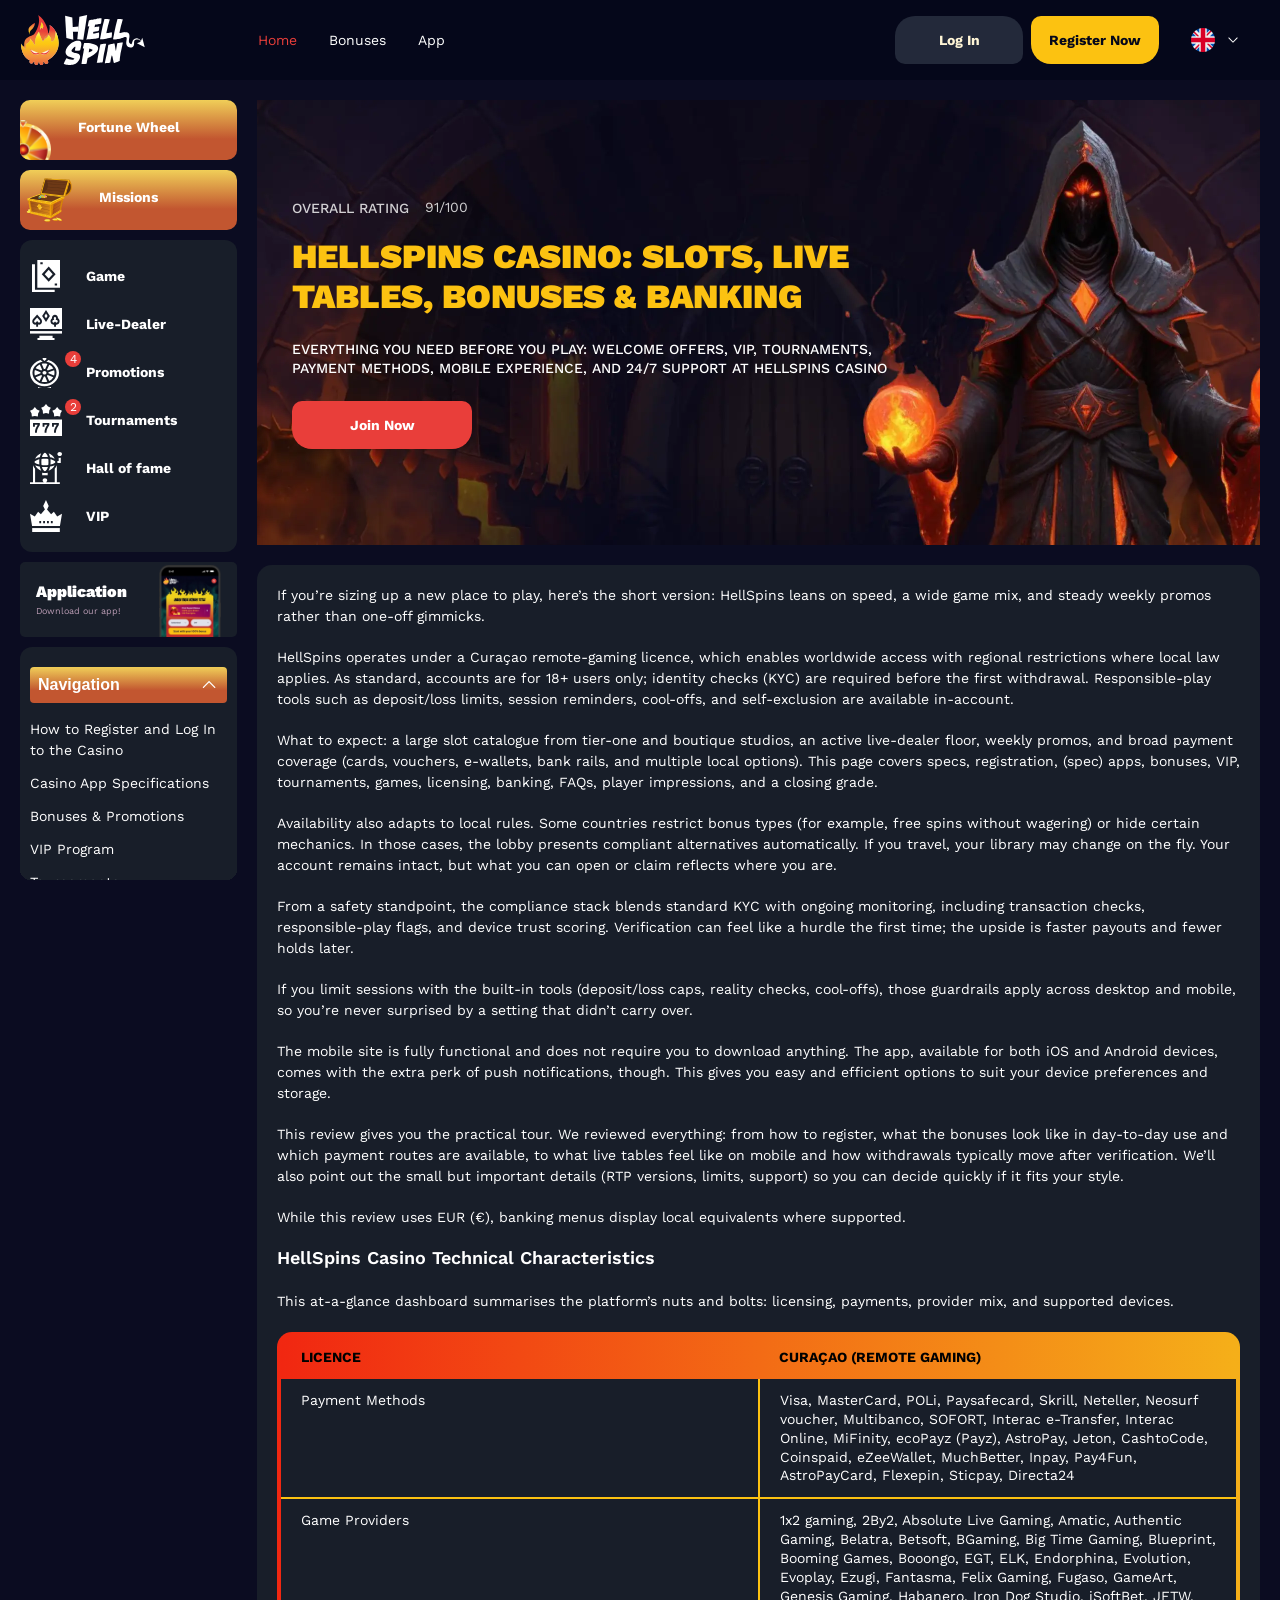
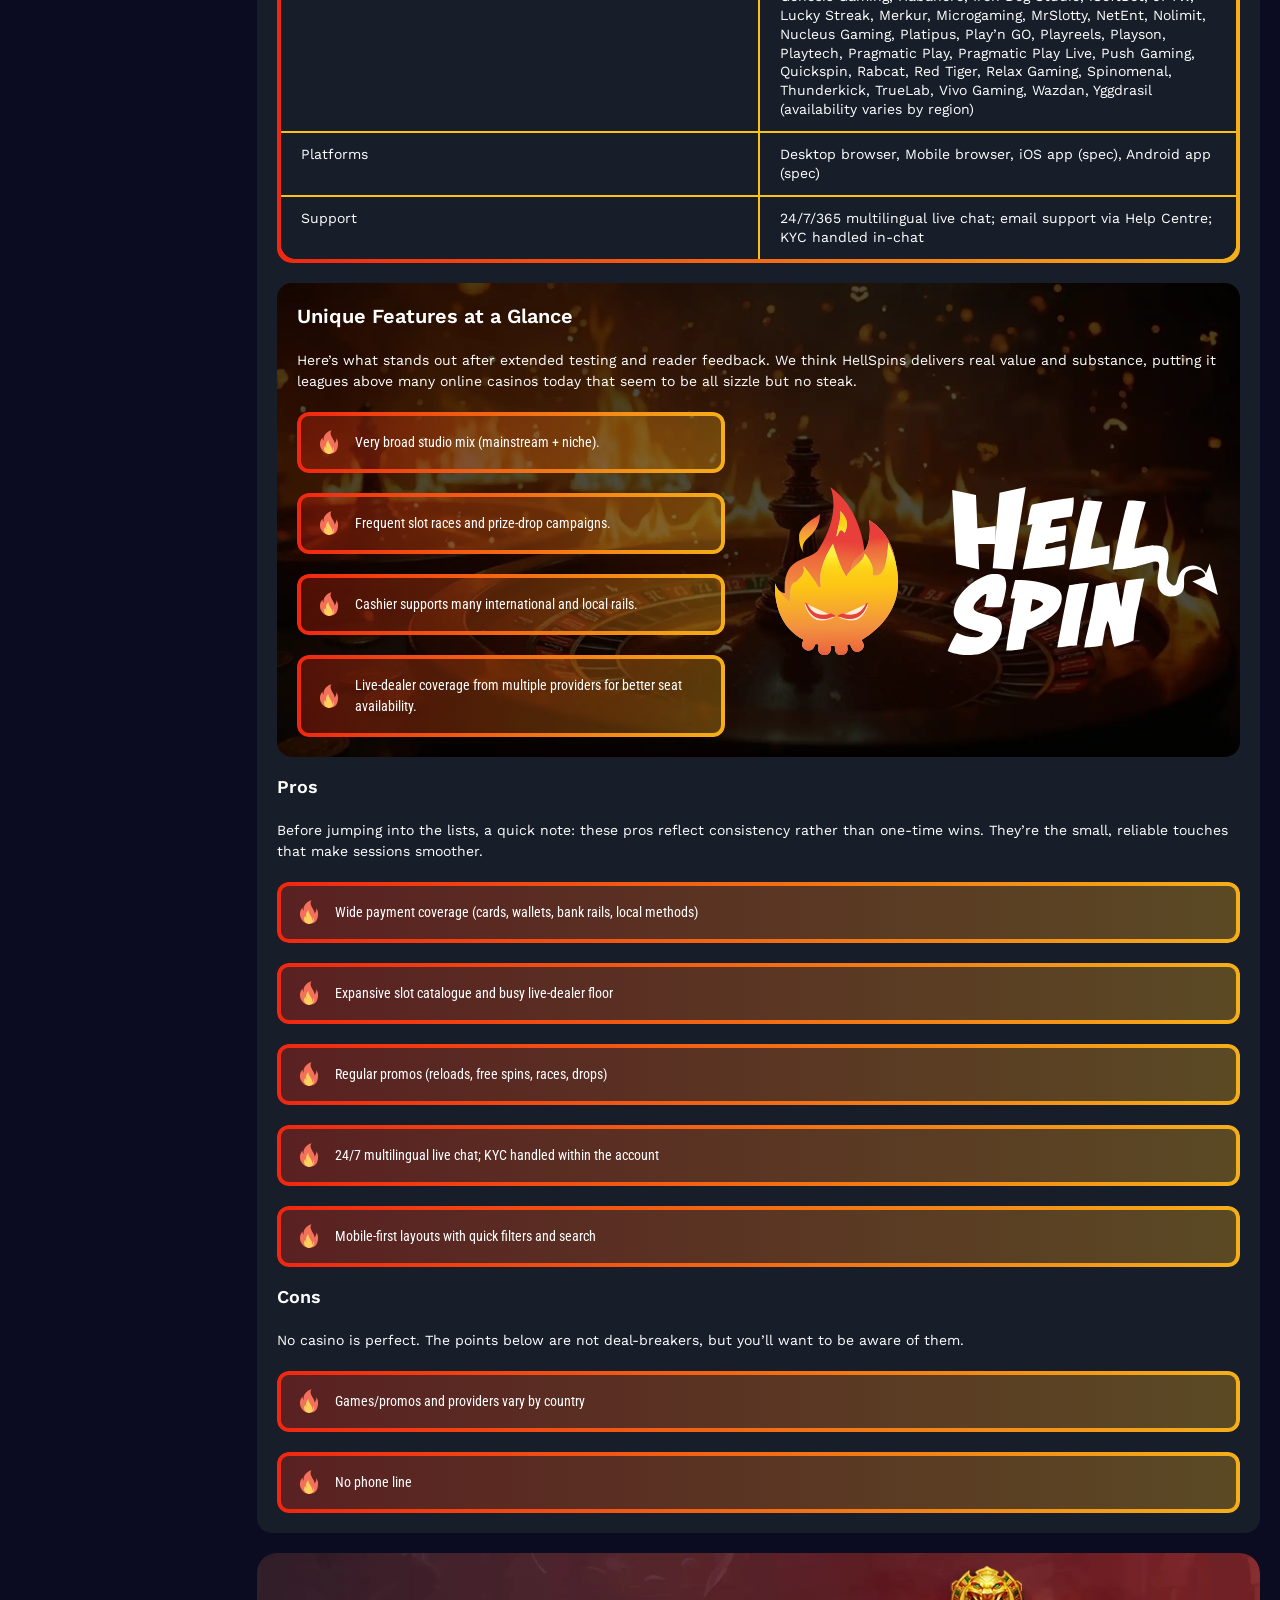
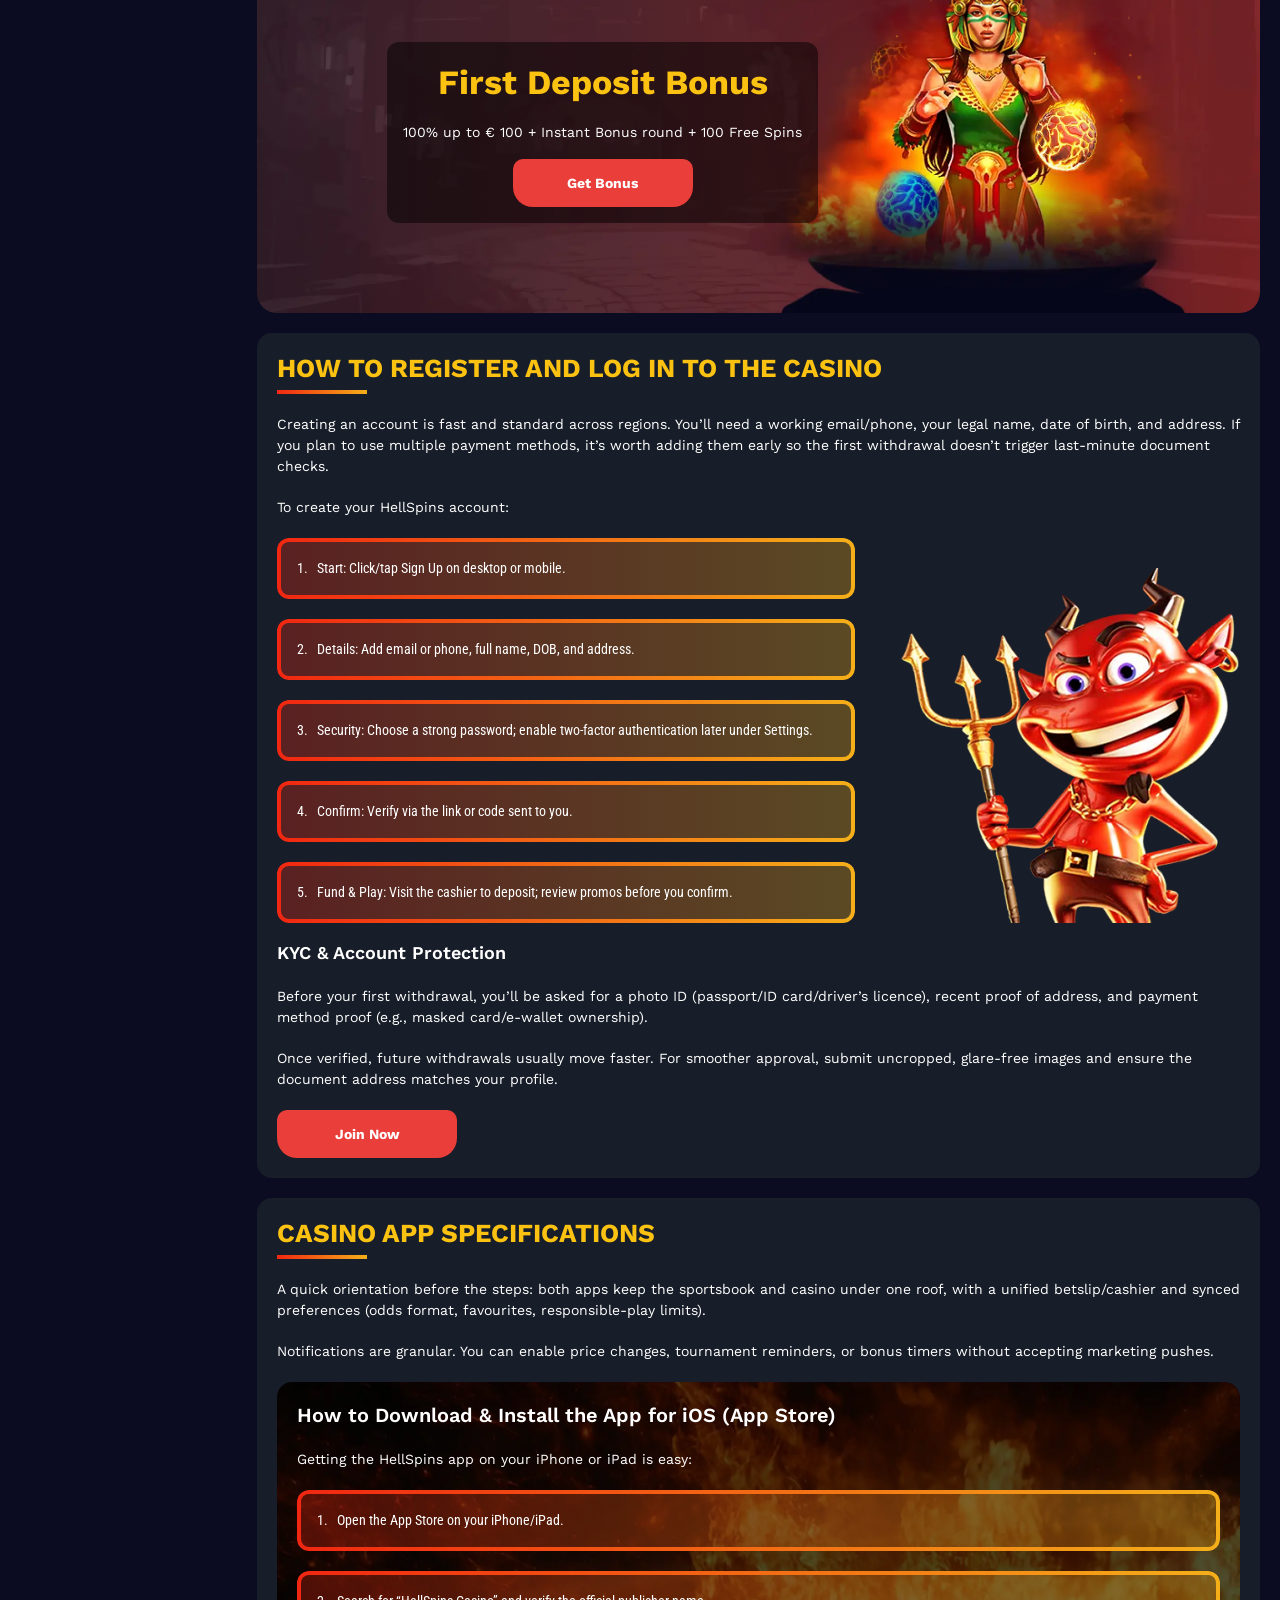
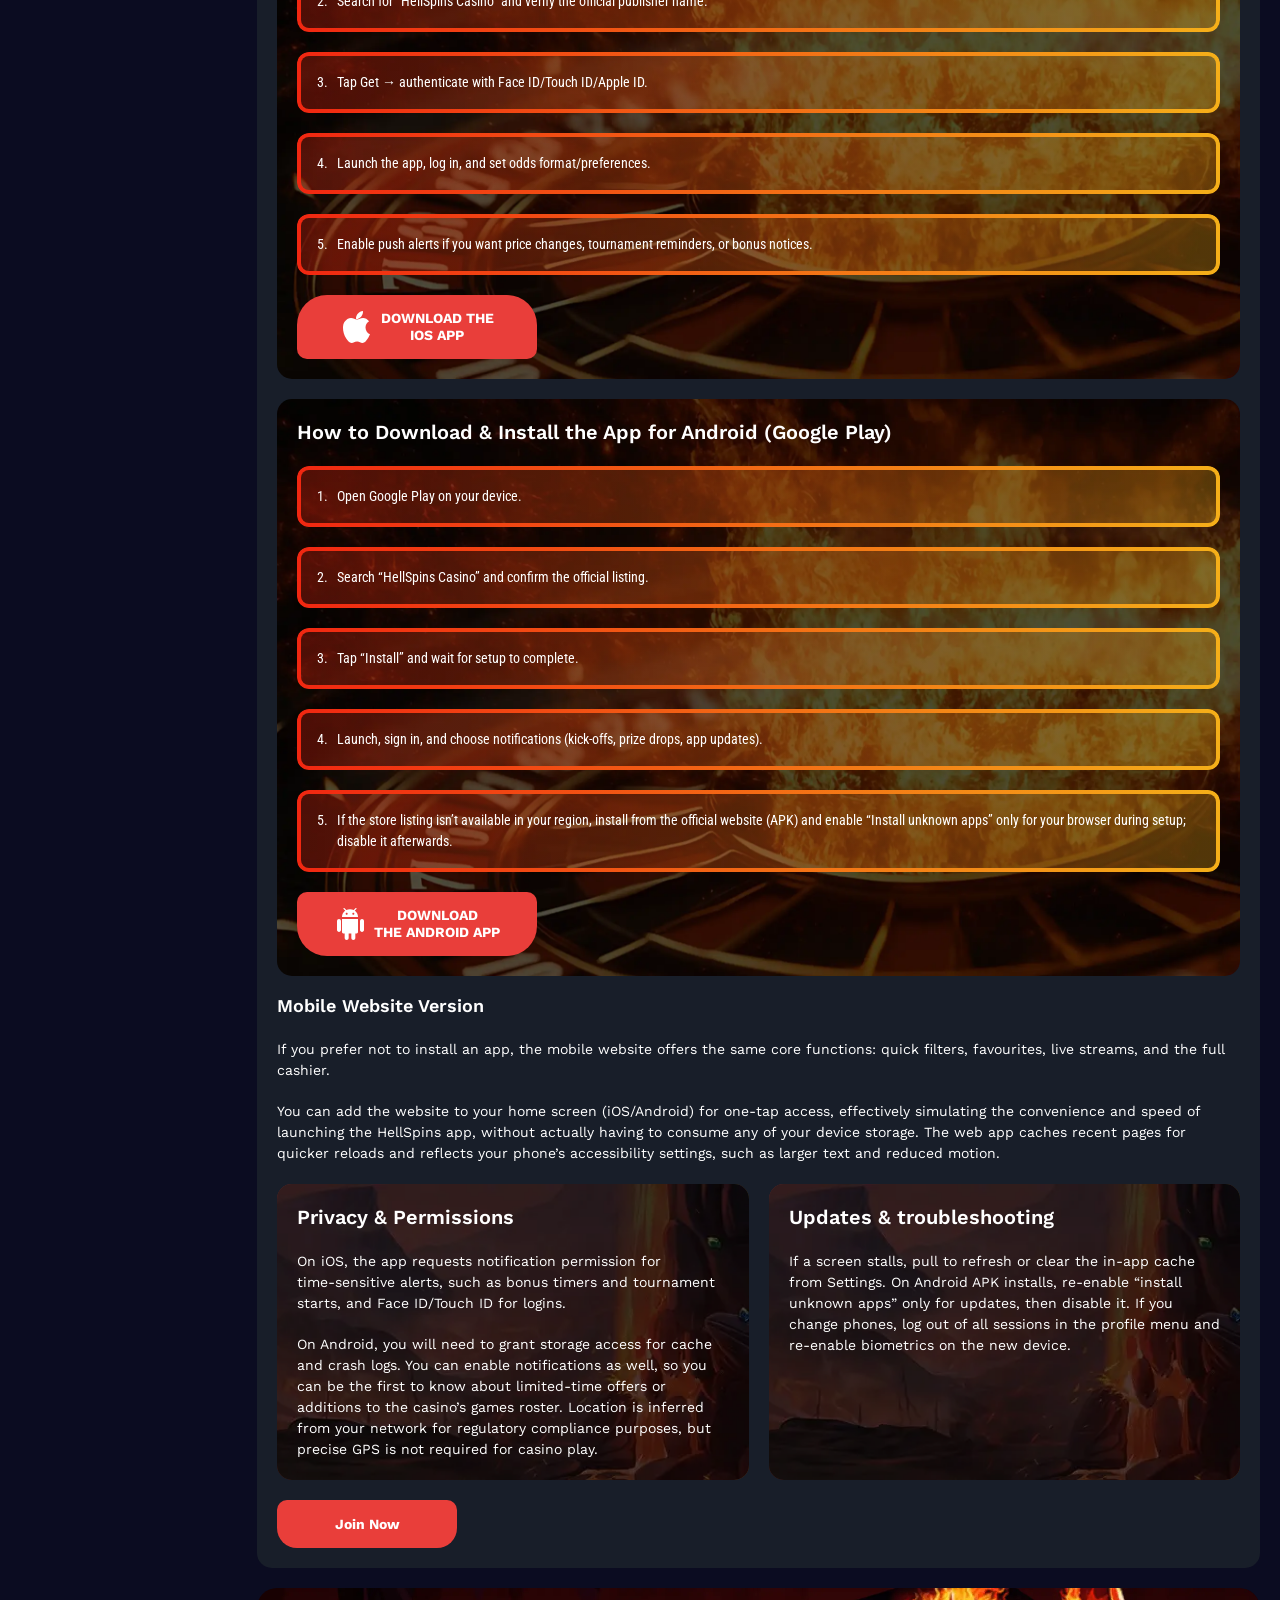
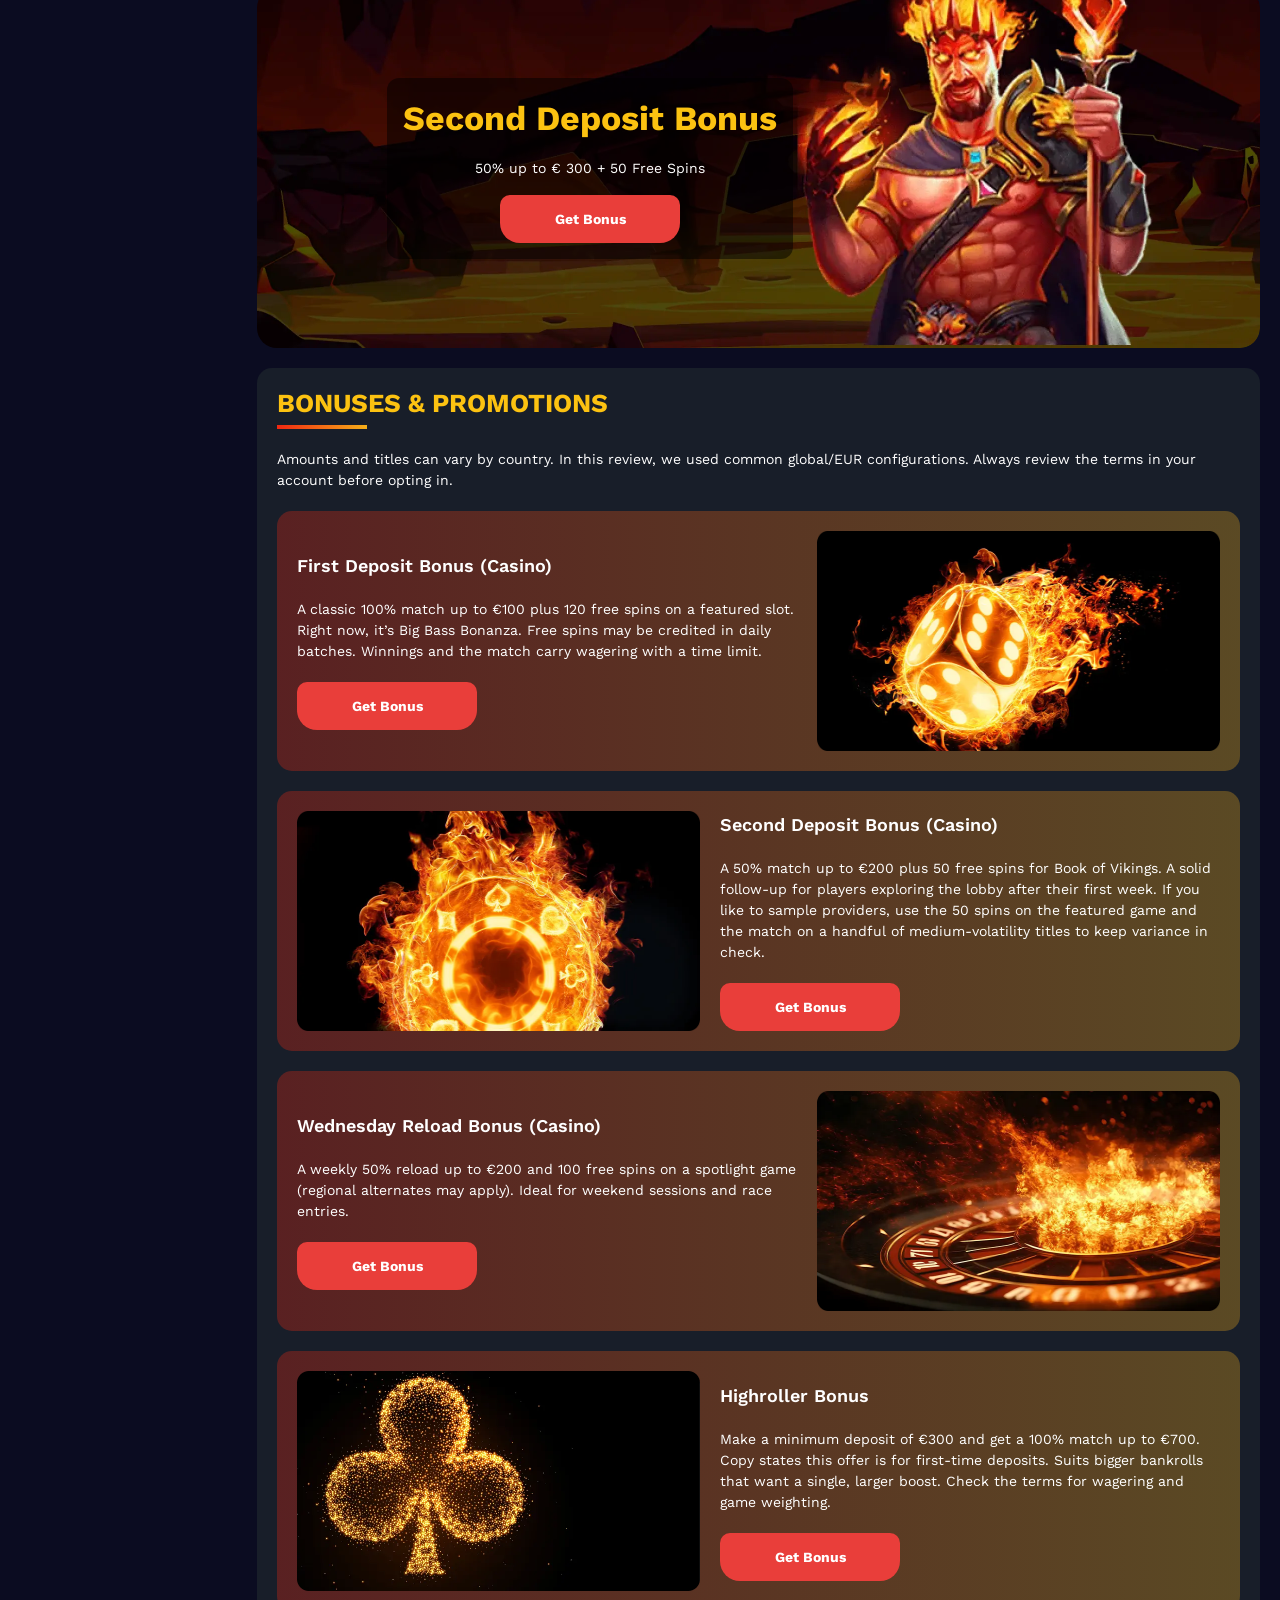
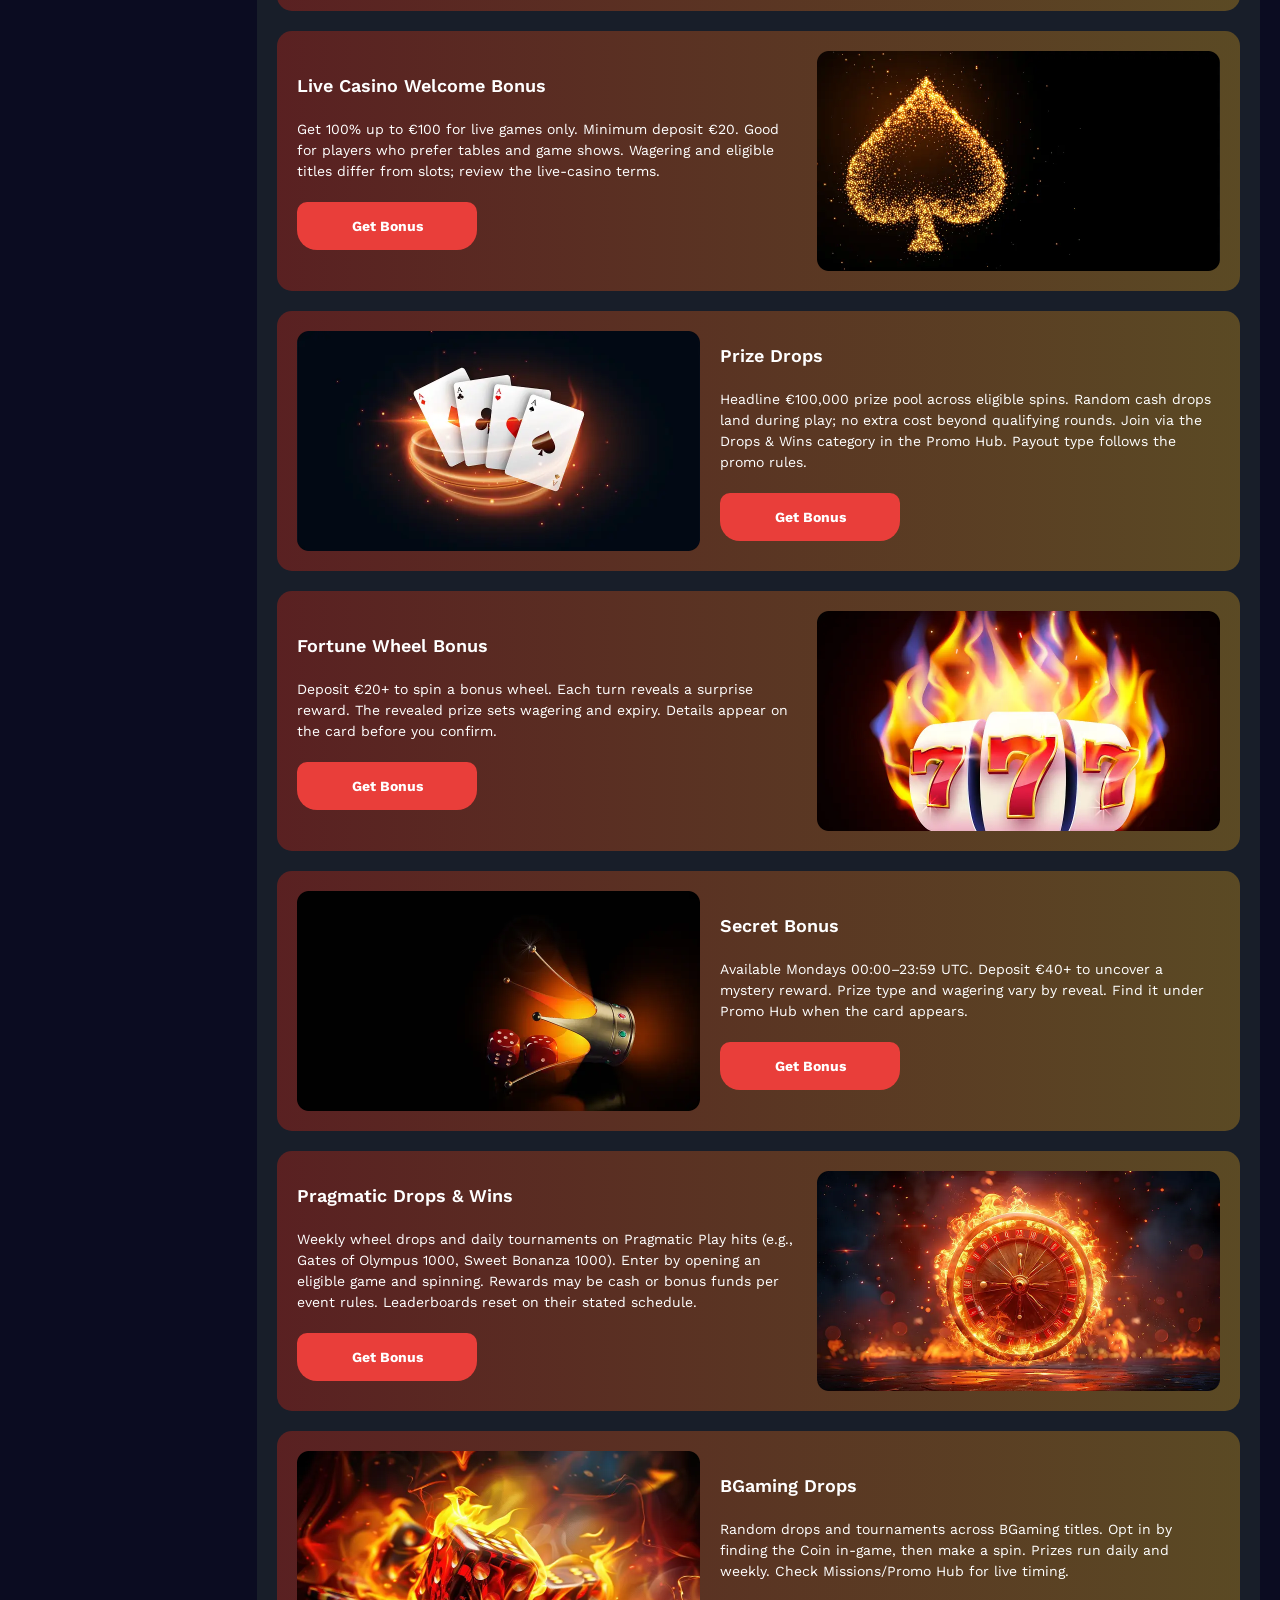
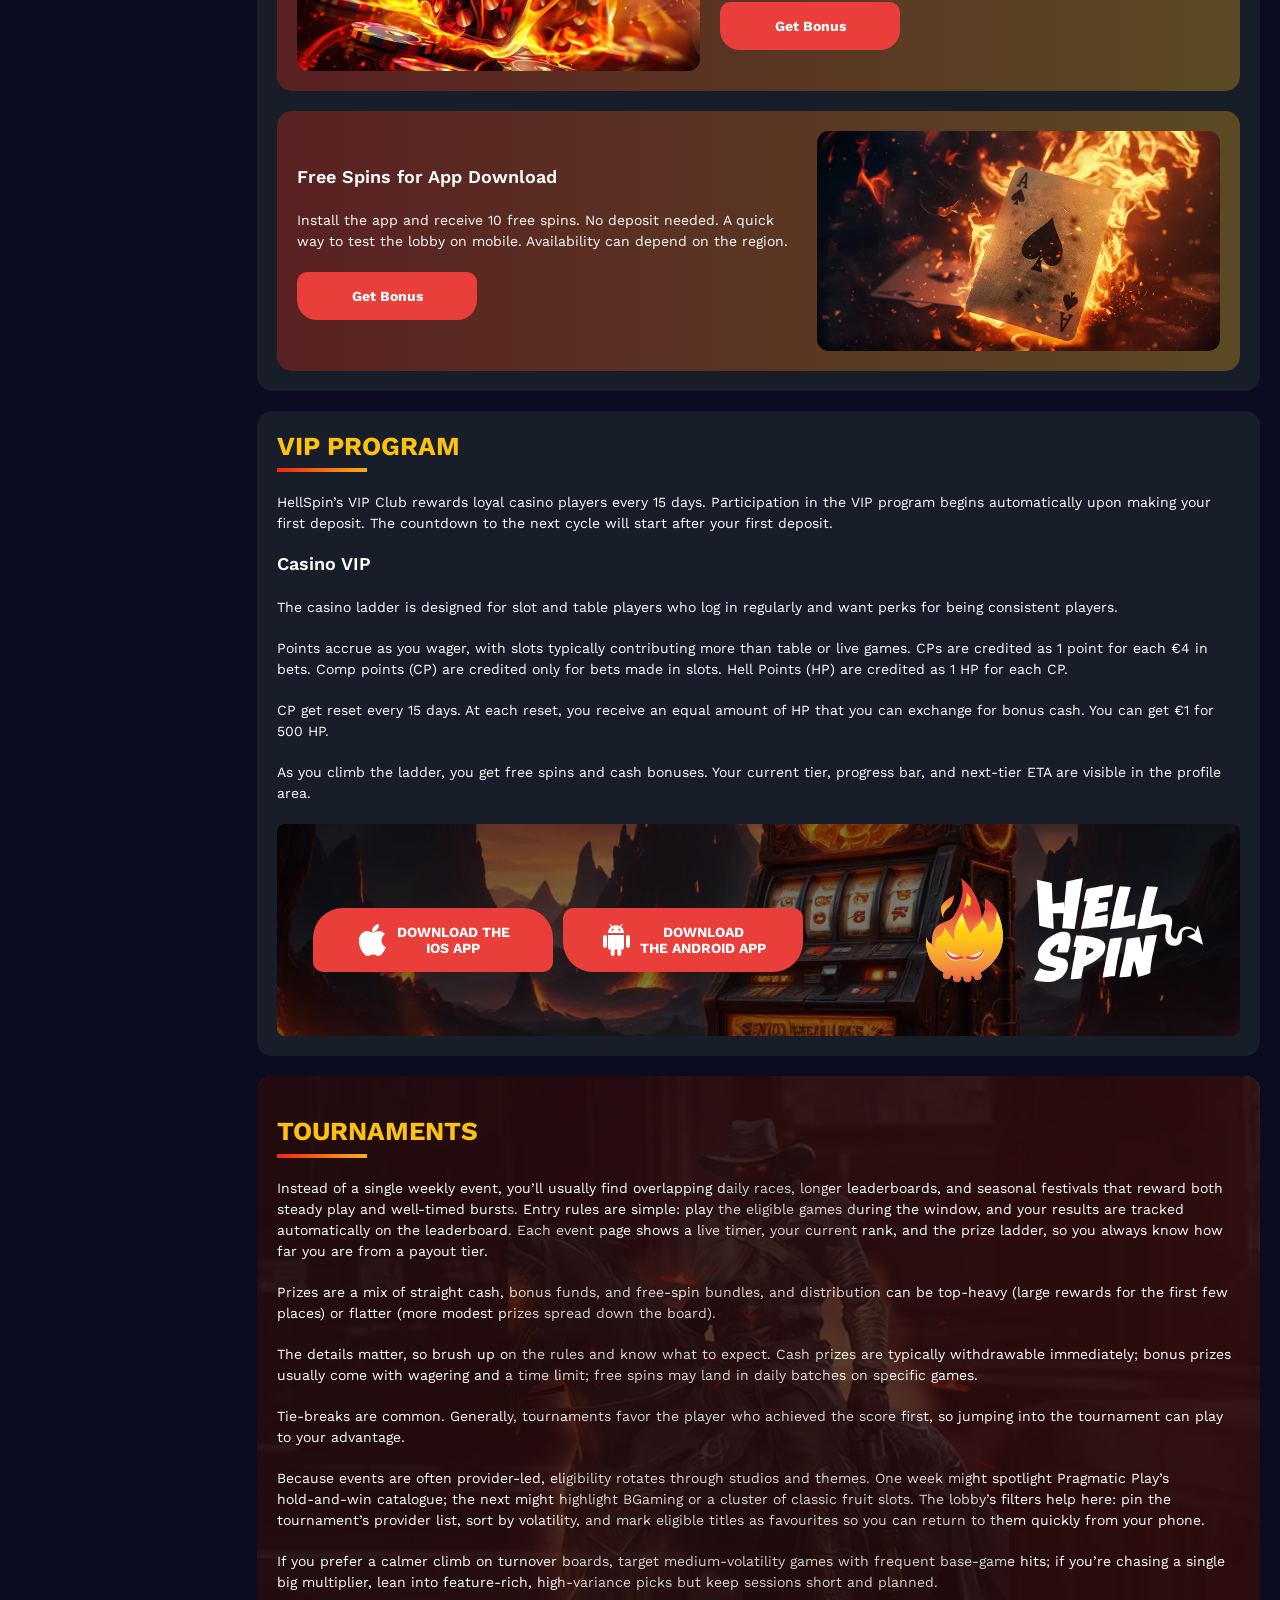
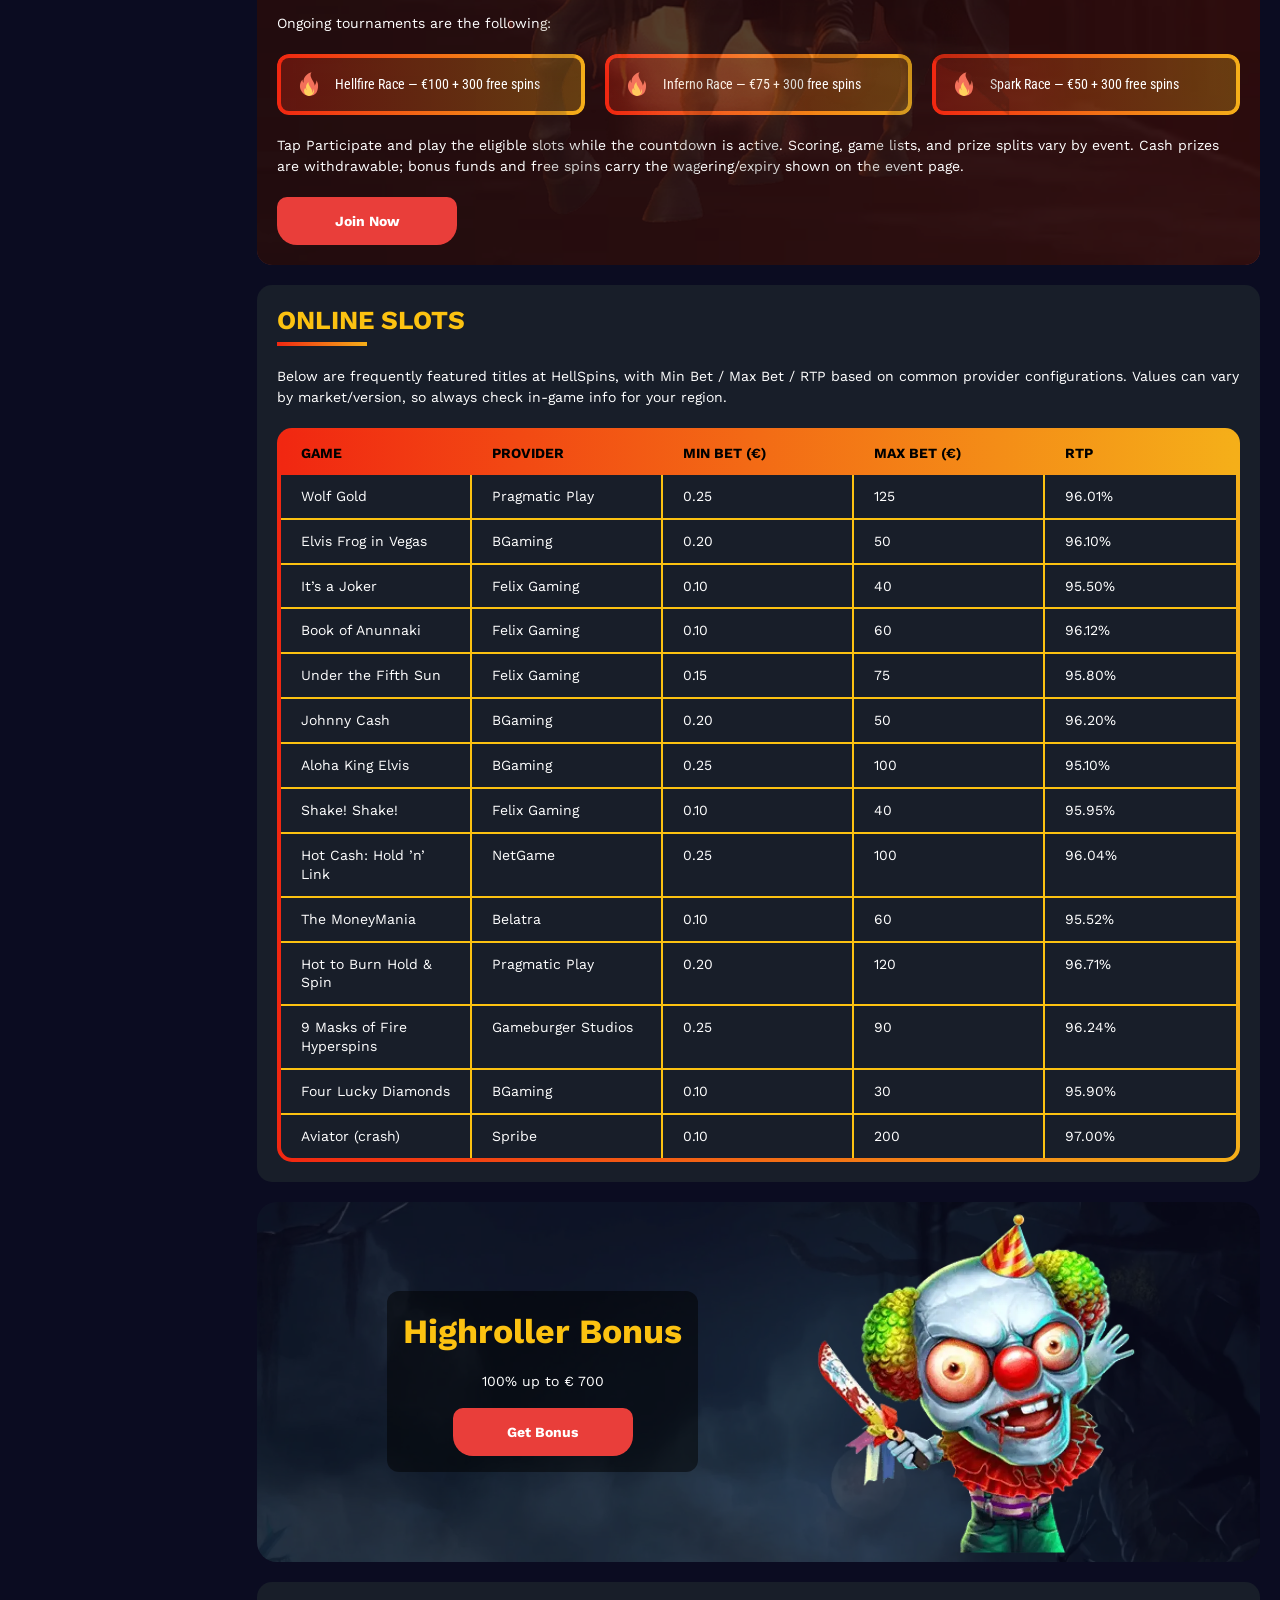
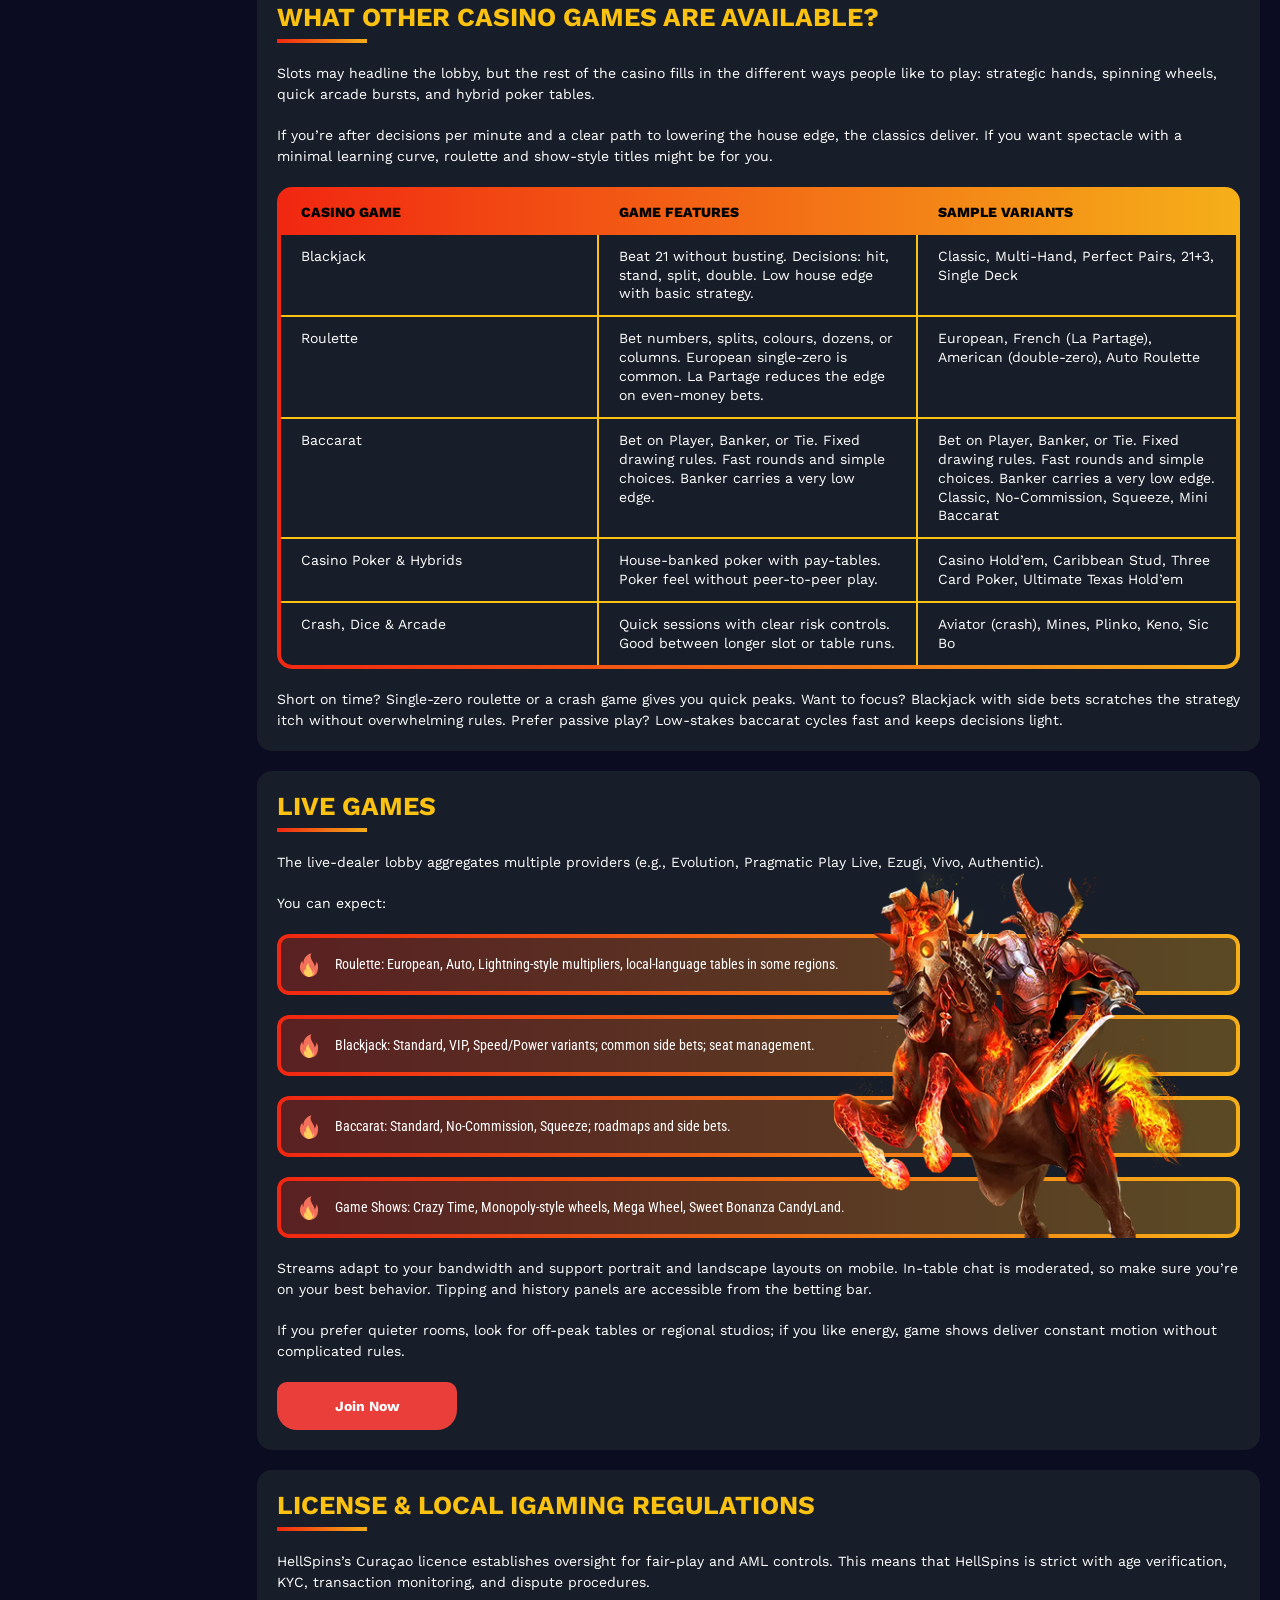
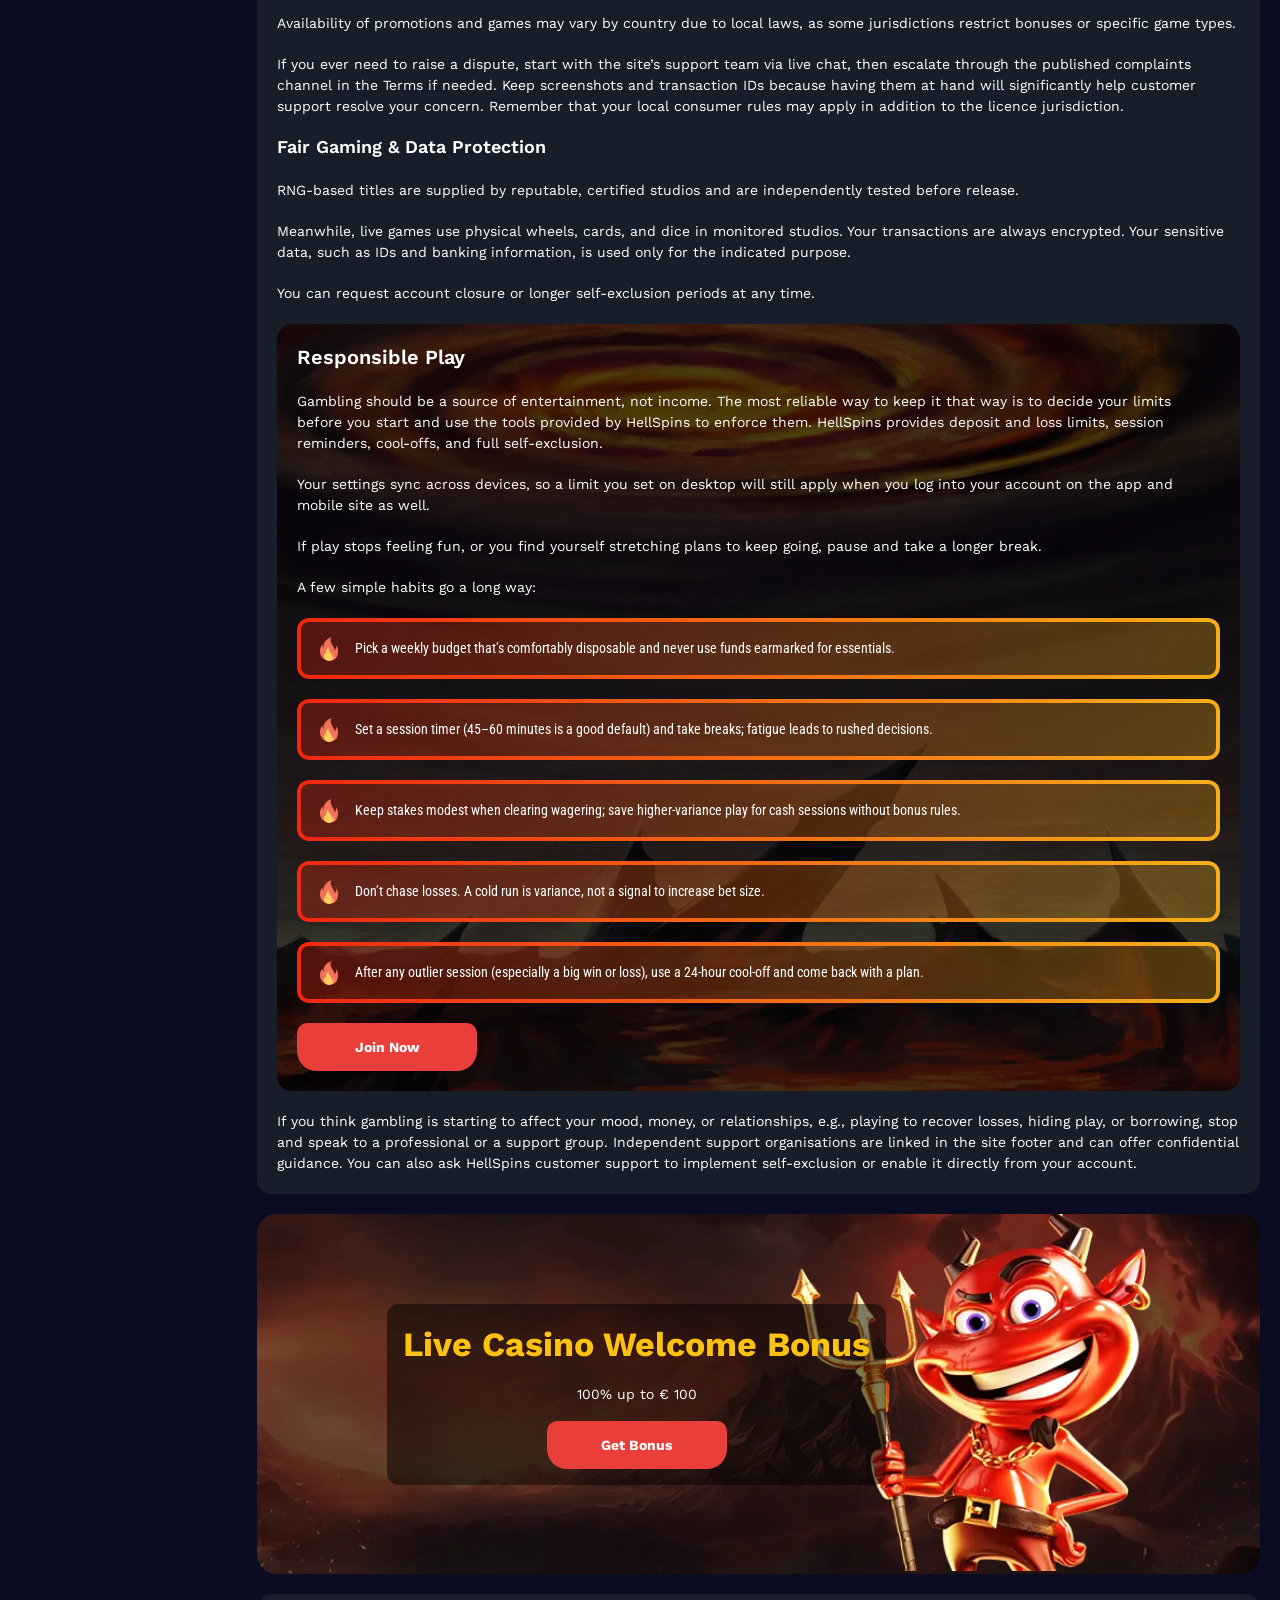
<file: index.html>
<!DOCTYPE html>
<html lang="en">
  <head>
    <meta charset="UTF-8" />
    <meta name="viewport" content="width=device-width, initial-scale=1.0" />
    <title>HellSpins Casino: Slots, Live Tables, Bonuses & Banking</title>
    <meta
      name="description"
      content="Everything you need before you play: welcome offers, VIP, tournaments, payment methods, mobile experience, and 24/7 support at HellSpins Casino."
    />
    <meta property="og:site_name" content="HellSpin Casino" />
    <meta
      property="og:title"
      content="HellSpins Casino: Slots, Live Tables, Bonuses & Banking"
    />
    <meta property="og:type" content="website" />
    <meta property="og:url" content="http://hellspins.eu/" />
    <meta property="og:image" content="og.png" />
    <meta property="og:image:alt" content="HellSpin Casino" />
    <meta property="og:locale" content="en" />
    <meta
      property="og:description"
      content="Everything you need before you play: welcome offers, VIP, tournaments, payment methods, mobile experience, and 24/7 support at HellSpins Casino."
    />
      <link rel="canonical" href="http://hellspins.eu/">
    <link rel="preconnect" href="https://fonts.googleapis.com" />
    <link rel="preconnect" href="https://fonts.gstatic.com" crossorigin />
   <link href="https://fonts.googleapis.com/css2?family=Work+Sans:ital,wght@0,100..900;1,100..900&display=swap" rel="stylesheet">
<link href="https://fonts.googleapis.com/css2?family=Roboto+Condensed:wght@100..700&display=swap" rel="stylesheet">

    <link rel="stylesheet" href="./css/reset.css" />
    <link rel="stylesheet" href="./css/main.css" />
    <link rel="stylesheet" href="./css/media.css" />
    <link rel="icon" href="./images/favicon.png" type="image/x-icon" />
    <script src="https://code.jquery.com/jquery-3.6.1.min.js" integrity="sha256-o88AwQnZB+VDvE9tvIXrMQaPlFFSUTR+nldQm1LuPXQ=" crossorigin="anonymous"></script>
 
  </head>
  <body>
    <header class="header">
      <section class="content header__content">
        <a href="/" class="logo header__logo"
          ><img src="./images/logo.svg" alt="logo" title=""
        /></a>
        <button class="header__btn-menu">
          <svg
            width="16px"
            height="16px"
            viewBox="0 0 16 16"
            xmlns="http://www.w3.org/2000/svg"
          >
            <rect y="0" width="16" height="3" rx="1.5"></rect>
            <rect y="6.5" width="16" height="3" rx="1.5"></rect>
            <rect y="13" width="16" height="3" rx="1.5"></rect>
          </svg>
        </button>
        <nav class="menu header__menu">
          <ul class="header__menu-list">
            <li class="active"><a href="/">Home</a></li>
            <li><a href="./bonus.html">Bonuses</a></li>
            <li><a href="./app.html">App</a></li>
          </ul>
          <div class="header__btn">
            <a
              href="#"
              class="header__button header__button-signin header__btn-signin"
              >Log in</a
            >
            <a
              href="#"
              class="header__button header__button-login header__btn-login"
              >Register now
            </a>
          </div>
        </nav>

        <a href="#" class="header__button header__button-signin">Log in</a>
        <a href="#" class="header__button header__button-login">Register now</a>

          <div class="header__language">
                <div class="header__flag-wrap">
                  <a class="header__country" href="#">
                    <span><img src="./images/flag/flag.png" alt=" Flag" title /></span>
                     
                  </a>
                </div>
                <div class="header__flag-menu">
                  <ul>
                    
                    <li>
                      <a href="#" class="header__flag-link">
                        <span>
                          <img src="./images/flag/flag.png" alt="flag" title />
                        </span>
                        <span>en</span>
                      </a>
                    </li>
                    <li>
                      <a href="#" class="header__flag-link">
                        <span>
                          <img src="./images/flag/flag-si.png" alt="flag" title />
                        </span>
                        <span>si</span>
                      </a>
                    </li>
                     <li>
                      <a href="#" class="header__flag-link">
                        <span>
                          <img src="./images/flag/flag-au.png" alt="flag" title />
                        </span>
                        <span>au</span>
                      </a>
                    </li>
                    <li>
                      <a href="#" class="header__flag-link">
                        <span>
                          <img src="./images/flag/flag-pl.png" alt="flag" title />
                        </span>
                        <span>pl</span>
                      </a>
                    </li>
                     <li>
                      <a href="#" class="header__flag-link">
                        <span>
                          <img src="./images/flag/flag-hu.png" alt="flag" title />
                        </span>
                        <span>hu</span>
                      </a>
                    </li>
                     <li>
                      <a href="#" class="header__flag-link">
                        <span>
                          <img src="./images/flag/flag-ca.png" alt="flag" title />
                        </span>
                        <span>ca</span>
                      </a>
                    </li>
                     <li>
                      <a href="#" class="header__flag-link">
                        <span>
                          <img src="./images/flag/flag-nz.png" alt="flag" title />
                        </span>
                        <span>nz</span>
                      </a>
                    </li>
                     <li>
                      <a href="#" class="header__flag-link">
                        <span>
                          <img src="./images/flag/flag-at.png" alt="flag" title />
                        </span>
                        <span>at</span>
                      </a>
                    </li>
                     <li>
                      <a href="#" class="header__flag-link">
                        <span>
                          <img src="./images/flag/flag-de.png" alt="flag" title />
                        </span>
                        <span>de</span>
                      </a>
                    </li>
                     <li>
                      <a href="#" class="header__flag-link">
                        <span>
                          <img src="./images/flag/flag-fi.png" alt="flag" title />
                        </span>
                        <span>fi</span>
                      </a>
                    </li>
                     <li>
                      <a href="#" class="header__flag-link">
                        <span>
                          <img src="./images/flag/flag-se.png" alt="flag" title />
                        </span>
                        <span>se</span>
                      </a>
                    </li>
                     <li>
                      <a href="#" class="header__flag-link">
                        <span>
                          <img src="./images/flag/flag-cz.png" alt="flag" title />
                        </span>
                        <span>cz</span>
                      </a>
                    </li>
                     <li>
                      <a href="#" class="header__flag-link">
                        <span>
                          <img src="./images/flag/flag-ie.png" alt="flag" title />
                        </span>
                        <span>ie</span>
                      </a>
                    </li>
                     <li>
                      <a href="#" class="header__flag-link">
                        <span>
                          <img src="./images/flag/flag-pt.png" alt="flag" title />
                        </span>
                        <span>pt</span>
                      </a>
                    </li>
                     <li>
                      <a href="#" class="header__flag-link">
                        <span>
                          <img src="./images/flag/flag-ch.png" alt="flag" title />
                        </span>
                        <span>ch</span>
                      </a>
                    </li>
                    
                  </ul>
                </div>
              </div>  
      </section>
    </header>
    <main class="main">
      <aside class="sidebar-wrapper">
        <section class="content sidebar">
          <ul class="sidebar__buttons">
            <li><a href="#">Fortune Wheel</a></li>
            <li><a href="#">Missions</a></li>
          </ul>
         
            <nav class="menu sidebar__menu">
            <ul>
              <li><a href="#"> <img
                src="./images/sidebar/sidebar-img1.svg"
                alt="Spiele"
                title
              />Game</a></li>
              <li>
                <a href="#"
                  ><img
                    src="./images/sidebar/sidebar-img2.svg"
                    alt="Live-Dealer"
                    title
                  />Live-Dealer</a
                >
              </li>
              <li><a href="./bonus.html"><img
                src="./images/sidebar/sidebar-img3.svg"
                alt="Aktionen"
                title
              /><span>4</span>Promotions</a>
            </li>
              <li>
                <a href="#">
                  <img
                    src="./images/sidebar/sidebar-img4.svg"
                    alt="Turniere"
                    title
                  /><span>2</span>Tournaments</a
                >
              </li>
             
              <li>
                <a href="#"
                  ><img
                    src="./images/sidebar/sidebar-img5.svg"
                    alt="Ruhmeshalle"
                    title
                  />Hall of fame</a
                >
              </li>
              <li>
                <a href="">
                  <img src="./images/sidebar/sidebar-img6.svg" alt="vip" title /> VIP</a
                >
              </li>
             
            </ul>
          </nav>
 <a href="#" class="sidebar__anwendung">
           <div class="sidebar__anwendung-wrap">
             <h5>Application</h5>
            <p>Download our app!</p>
           </div>
            <img src="./images/sidebar/sidebar-after-button.svg" alt="icon" title="">
          </a>
           <div class="sidebar__wrap">
          <button class="sidebar__links-button">
            Navigation 
          </button>
          <div class="sidebar__links">
            <ul class="sidebar__links-list">
              <li>
                <a
                  class="scroll"
                  href="#How-to-Register-and-Log-In-to-the-Casino"
                  title
                  >How to Register and Log In to the Casino</a
                >
              </li>
              <li>
                <a
                  href="#Casino-App-Specifications"
                  title
                  >Casino App Specifications</a
                >
              </li>
              <li>
                <a
                  href="#Bonuses-&-Promotions"
                  title
                  >Bonuses & Promotions</a
                >
              </li>
              <li>
                <a href="#VIP-Program" title
                  >VIP Program</a
                >
              </li>
              <li>
                <a href="#Tournaments" title
                  >Tournaments</a
                >
              </li>
              <li>
                <a href="#Online-Slots" title
                  >Online Slots</a
                >
              </li>
              <li>
                <a href="#What-Other-Casino-Games-Are-Available?" title
                  >What Other Casino Games Are Available?</a
                >
              </li>
              <li>
                <a
                  href="#Live-Games"
                  title
                  >Live Games</a
                >
              </li>
              <li>
                <a href="#License-&-Local-iGaming-Regulations" title
                  >License & Local iGaming Regulations</a
                >
              </li>
              <li>
                <a href="#Deposits-&-Withdrawals" title
                  >Deposits & Withdrawals</a
                >
              </li>
              
              <li>
                <a href="#FAQ" title>FAQ</a>
              </li>
              <li>
                <a href="#Reviews-from-Players" title
                  >Reviews from Players</a
                >
              </li>
              <li>
                <a href="#Grade" title
                  >Grade</a
                >
              </li>
             
            </ul>
          </div>
          </div>
         
        </section>
      </aside>
      <section class="content__wrapper">
        <section class="content hero hero__content">
          <div class="background hero__background">
            <img src="./images/main/bg-main.webp" alt="hero" title />
          </div>

          <div class="hero__data">
            <div
              class="hero__rating"
            
            >
              <p>Overall Rating</p>
             
              <span
                
              >
                <span > 91</span>
                <span> / </span>
                <span > 100 </span>
             
              </span>
            </div>
            <h1 class="title general hero__title">
            HellSpins Casino: Slots, Live Tables, Bonuses & Banking
            </h1>
<p class="hero__text">Everything you need before you play: welcome offers, VIP, tournaments, payment methods, mobile experience, and 24/7 support at HellSpins Casino</p>
            <a href="#" class="button hero__button">Join Now</a>
          </div>
        </section>
        <section class="content page-nav">
          <div class="page-nav-button sidebar__links-button">
            Navigation 
          </div>
          <ul class="page-nav-list sidebar__links-list">
           
               
           
                 <li>
                <a
                  class="scroll"
                  href="#How-to-Register-and-Log-In-to-the-Casino"
                  title
                  >How to Register and Log In to the Casino</a
                >
              </li>
              <li>
                <a
                  href="#Casino-App-Specifications"
                  title
                  >Casino App Specifications</a
                >
              </li>
              <li>
                <a
                  href="#Bonuses-&-Promotions"
                  title
                  >Bonuses & Promotions</a
                >
              </li>
              <li>
                <a href="#VIP-Program" title
                  >VIP Program</a
                >
              </li>
              <li>
                <a href="#Tournaments" title
                  >Tournaments</a
                >
              </li>
              <li>
                <a href="#Online-Slots" title
                  >Online Slots</a
                >
              </li>
              <li>
                <a href="#What-Other-Casino-Games-Are-Available?" title
                  >What Other Casino Games Are Available?</a
                >
              </li>
              <li>
                <a
                  href="#Live-Games"
                  title
                  >Live Games</a
                >
              </li>
              <li>
                <a href="#License-&-Local-iGaming-Regulations" title
                  >License & Local iGaming Regulations</a
                >
              </li>
              <li>
                <a href="#Deposits-&-Withdrawals" title
                  >Deposits & Withdrawals</a
                >
              </li>
              
              <li>
                <a href="#FAQ" title>FAQ</a>
              </li>
              <li>
                <a href="#Reviews-from-Players" title
                  >Reviews from Players</a
                >
              </li>
              <li>
                <a href="#Grade" title
                  >Grade</a
                >
              </li>
             
          </ul>
        </section>

          <section
          class="content article"
         
        >
        <p>If you’re sizing up a new place to play, here’s the short version: HellSpins leans on speed, a wide game mix, and steady weekly promos rather than one‑off gimmicks. 
</p>
        <p>HellSpins operates under a Curaçao remote‑gaming licence, which enables worldwide access with regional restrictions where local law applies. As standard, accounts are for 18+ users only; identity checks (KYC) are required before the first withdrawal. Responsible‑play tools such as deposit/loss limits, session reminders, cool‑offs, and self‑exclusion are available in‑account. 
</p>
        <p>What to expect: a large slot catalogue from tier‑one and boutique studios, an active live‑dealer floor, weekly promos, and broad payment coverage (cards, vouchers, e‑wallets, bank rails, and multiple local options). This page covers specs, registration, (spec) apps, bonuses, VIP, tournaments, games, licensing, banking, FAQs, player impressions, and a closing grade.
</p>
        <p>Availability also adapts to local rules. Some countries restrict bonus types (for example, free spins without wagering) or hide certain mechanics. In those cases, the lobby presents compliant alternatives automatically. If you travel, your library may change on the fly. Your account remains intact, but what you can open or claim reflects where you are.
</p>
        <p>From a safety standpoint, the compliance stack blends standard KYC with ongoing monitoring, including transaction checks, responsible‑play flags, and device trust scoring. Verification can feel like a hurdle the first time; the upside is faster payouts and fewer holds later.</p>
        <p>If you limit sessions with the built‑in tools (deposit/loss caps, reality checks, cool‑offs), those guardrails apply across desktop and mobile, so you’re never surprised by a setting that didn’t carry over.
</p>
        <p>The mobile site is fully functional and does not require you to download anything. The app, available for both iOS and Android devices, comes with the extra perk of push notifications, though. This gives you easy and efficient options to suit your device preferences and storage.
</p>
        <p>This review gives you the practical tour. We reviewed everything: from how to register, what the bonuses look like in day‑to‑day use and which payment routes are available, to what live tables feel like on mobile and how withdrawals typically move after verification. We’ll also point out the small but important details (RTP versions, limits, support) so you can decide quickly if it fits your style.
</p>
        <p>While this review uses EUR (€), banking menus display local equivalents where supported.
</p>
<h3>HellSpins Casino Technical Characteristics
</h3>
<p>This at‑a‑glance dashboard summarises the platform’s nuts and bolts: licensing, payments, provider mix, and supported devices. 
</p>
 
   <div class="features__table">
            <table>
              <thead>
                 <tr>
                  <th>Licence
</th>
                  <th>Curaçao (remote gaming)</th>
                </tr>
              </thead>
              <tbody>
               <tr>
                <td>Payment Methods
</td>
                <td>Visa, MasterCard, POLi, Paysafecard, Skrill, Neteller, Neosurf voucher, Multibanco, SOFORT, Interac e‑Transfer, Interac Online, MiFinity, ecoPayz (Payz), AstroPay, Jeton, CashtoCode, Coinspaid, eZeeWallet, MuchBetter, Inpay, Pay4Fun, AstroPayCard, Flexepin, Sticpay, Directa24</td>
               </tr>
               <tr>
                <td>Game Providers</td>
                <td>1x2 gaming, 2By2, Absolute Live Gaming, Amatic, Authentic Gaming, Belatra, Betsoft, BGaming, Big Time Gaming, Blueprint, Booming Games, Booongo, EGT, ELK, Endorphina, Evolution, Evoplay, Ezugi, Fantasma, Felix Gaming, Fugaso, GameArt, Genesis Gaming, Habanero, Iron Dog Studio, iSoftBet, JFTW, Lucky Streak, Merkur, Microgaming, MrSlotty, NetEnt, Nolimit, Nucleus Gaming, Platipus, Play’n GO, Playreels, Playson, Playtech, Pragmatic Play, Pragmatic Play Live, Push Gaming, Quickspin, Rabcat, Red Tiger, Relax Gaming, Spinomenal, Thunderkick, TrueLab, Vivo Gaming, Wazdan, Yggdrasil (availability varies by region)</td>
               </tr>
               <tr>
                <td>Platforms</td>
                <td>Desktop browser, Mobile browser, iOS app (spec), Android app (spec)</td>
               </tr>
               <tr>
                <td>Support</td>
                <td>24/7/365 multilingual live chat; email support via Help Centre; KYC handled in‑chat

</td>
               </tr>
               
              </tbody>
            </table>
          </div>  
          <div class="article__box-wrap">
            <div class="background">
<img src="./images/main/features-banner.webp" alt="" title="">
          </div>
  <div class="article__box">
           <h3>Unique Features at a Glance</h3>
          <p>Here’s what stands out after extended testing and reader feedback. We think HellSpins delivers real value and substance, putting it leagues above many online casinos today that seem to be all sizzle but no steak. </p>
        <div class="article__boxes">
           <ul>
          <li>Very broad studio mix (mainstream + niche).</li>
          <li>Frequent slot races and prize‑drop campaigns.
</li>
          <li>Cashier supports many international and local rails.</li>
          <li>Live‑dealer coverage from multiple providers for better seat availability.
</li>
         </ul>
         <a href="/" class="logo__features"><img src="./images/main/logo-features.svg" alt="" title></a>
        </div>
         </div>
          </div>
          <h3>Pros</h3>
          <p>Before jumping into the lists, a quick note: these pros reflect consistency rather than one‑time wins. They’re the small, reliable touches that make sessions smoother.
</p>
<ul>
  <li>Wide payment coverage (cards, wallets, bank rails, local methods)
</li>
  <li>Expansive slot catalogue and busy live‑dealer floor
</li>
  <li>Regular promos (reloads, free spins, races, drops)
</li>
  <li>24/7 multilingual live chat; KYC handled within the account
</li>
  <li>Mobile‑first layouts with quick filters and search
</li>
</ul>
<h3>
Cons
</h3>
<p>No casino is perfect. The points below are not deal‑breakers, but you’ll want to be aware of them.
</p>
<ul>
  <li>Games/promos and providers vary by country
</li>
  <li>No phone line</li>
</ul>
       
        </section>
            <section class="content banner banner__main">
            <div class="background banner__background">
              <img src="./images/main/banner-main1.webp" alt="banner" title />
            </div>
            <div class="banner__info">
           
              <h2 class="title high banner__title-main">
                 
 	First Deposit Bonus
              </h2>
   <p class="banner__subtitle">100% up to € 100 + Instant Bonus round + 100 Free Spins</p>
              <a href="#" class="button banner__button">get bonus</a>
              
            </div>
          </section> 
          <section
          class="content article"
          id="How-to-Register-and-Log-In-to-the-Casino"
        >
          <h2 class="title high article__title">
         How to Register and Log In to the Casino

          </h2>
          <p>Creating an account is fast and standard across regions. You’ll need a working email/phone, your legal name, date of birth, and address. If you plan to use multiple payment methods, it’s worth adding them early so the first withdrawal doesn’t trigger last‑minute document checks.
</p>
<p>To create your HellSpins account:
</p>
<div class="box">
  <ol>
<li>Start: Click/tap Sign Up on desktop or mobile.
</li>
<li>Details: Add email or phone, full name, DOB, and address.
</li>
<li>Security: Choose a strong password; enable two‑factor authentication later under Settings.
</li>
<li>Confirm: Verify via the link or code sent to you.</li>
<li>Fund & Play: Visit the cashier to deposit; review promos before you confirm.
</li>
</ol>
<div class="decor decor-hellchar">
  <img src="./images/main/decor-hellchar.png" alt="" title>
</div>
</div>
<h3>KYC & Account Protection
</h3>
<p>Before your first withdrawal, you’ll be asked for a photo ID (passport/ID card/driver’s licence), recent proof of address, and payment method proof (e.g., masked card/e‑wallet ownership). </p>
<p>Once verified, future withdrawals usually move faster. For smoother approval, submit uncropped, glare‑free images and ensure the document address matches your profile.
</p>
        <a href="#" class="button  "
              >Join Now</a
            >
      
      </section>
        <section
          class="content article"
          id="Casino-App-Specifications"
        >
          <h2 class="title high article__title">
          Casino App Specifications 

          </h2>
          <p>A quick orientation before the steps: both apps keep the sportsbook and casino under one roof, with a unified betslip/cashier and synced preferences (odds format, favourites, responsible‑play limits). </p>
          <p>Notifications are granular. You can enable price changes, tournament reminders, or bonus timers without accepting marketing pushes.
</p>
 <div class="article__box-wrap">
            <div class="background">
<img src="./images/main/main-img1.webp" alt="" title="">
          </div>
  <div class="article__box">
           <h3>How to Download & Install the App for iOS (App Store)
</h3>
<p>Getting the HellSpins app on your iPhone or iPad is easy:
</p>
         
           <ol class="">
          <li>Open the App Store on your iPhone/iPad.
</li>
          <li>Search for “HellSpins Casino” and verify the official publisher name.
</li>
          <li>Tap Get → authenticate with Face ID/Touch ID/Apple ID.
</li>
          <li>Launch the app, log in, and set odds format/preferences.
</li>
          <li>Enable push alerts if you want price changes, tournament reminders, or bonus notices.</li>
         </ol>
          <a
                  href="#"
                  class="button banner__button banner__button-app banner__button-ios"
                  >
                  <img src="./images/mobile/apple.svg" alt="icon" title>Download the </br> IOS app</a
                >
       
         </div>
          </div>
          <div class="article__box-wrap">
            <div class="background">
<img src="./images/main/main-img1.webp" alt="" title="">
          </div>
  <div class="article__box">
           <h3>How to Download & Install the App for Android (Google Play)

</h3>

         
           <ol>
          <li>Open Google Play on your device.</li>
          <li>Search “HellSpins Casino” and confirm the official listing.
</li>
          <li>Tap “Install” and wait for setup to complete.
</li>
          <li>Launch, sign in, and choose notifications (kick‑offs, prize drops, app updates).</li>
          <li>If the store listing isn’t available in your region, install from the official website (APK) and enable “Install unknown apps” only for your browser during setup; disable it afterwards.
</li>
         </ol>
          <a
                  href="#"
                  class="button banner__button banner__button-app banner__button-android"
                  >
                  <img src="./images/mobile/android.svg" alt="icon" title>Download </br> the android app</a
                >
       
         </div>
          </div>
          <h3>Mobile Website Version</h3>
          <p>If you prefer not to install an app, the mobile website offers the same core functions: quick filters, favourites, live streams, and the full cashier.</p>
          <p>You can add the website to your home screen (iOS/Android) for one‑tap access, effectively simulating the convenience and speed of launching the HellSpins app, without actually having to consume any of your device storage. The web app caches recent pages for quicker reloads and reflects your phone’s accessibility settings, such as larger text and reduced motion.
</p>
<ul class="article__list">
  <li>
    <div class="article__box-wrap">
            <div class="background">
<img src="./images/main/main-img2.webp" alt="" title="">
          </div>
  <div class="article__box">
    <h3>Privacy & Permissions</h3>
    <p>On iOS, the app requests notification permission for time‑sensitive alerts, such as bonus timers and tournament starts, and Face ID/Touch ID for logins. 
</p>
<p>On Android, you will need to grant storage access for cache and crash logs. You can enable notifications as well, so you can be the first to know about limited-time offers or additions to the casino’s games roster. Location is inferred from your network for regulatory compliance purposes, but precise GPS is not required for casino play.</p>
  </div>
    </div>
</li>
  <li>
    <div class="article__box-wrap">
            <div class="background">
<img src="./images/main/main-img2.webp" alt="" title="">
          </div>
  <div class="article__box">
    <h3>Updates & troubleshooting
</h3>
    <p>If a screen stalls, pull to refresh or clear the in‑app cache from Settings. On Android APK installs, re‑enable “install unknown apps” only for updates, then disable it. If you change phones, log out of all sessions in the profile menu and re‑enable biometrics on the new device.
</p>
  </div>
    </div>
  </li>
</ul>
<a href="#" class="button">Join Now</a>
        </section> 
            <section class="content banner banner__main">
            <div class="background banner__background">
              <img src="./images/main/banner-main2.webp" alt="banner" title />
            </div>
            <div class="banner__info">
           
              <h2 class="title high banner__title-main">
                 
 	Second Deposit Bonus
              </h2>
   <p class="banner__subtitle">50% up to € 300 + 50 Free Spins</p>
              <a href="#" class="button banner__button">get bonus</a>
              
            </div>
          </section> 
         <section
          class="content bonuses"
          id="Bonuses-&-Promotions"
        >
        <h2 class="title high article__title">Bonuses & Promotions</h2>
        <p>Amounts and titles can vary by country. In this review, we used common global/EUR configurations. Always review the terms in your account before opting in.
</p>
        <ul class="bonuses__list">
              <li class="bonuses__item">
                <div class="bonuses__content">
                  <div class=" bonuses__img">
                  <img
                    src="./images/main/banner-bonus-main1.webp"
                    alt=""
                    title=""
                  />
                </div>
                <div class="bonuses__desc">
                 
                  <div>
                    <h3 class="title high bonuses__title">
                First Deposit Bonus (Casino)

                    </h3>
                    <p>A classic 100% match up to €100 plus 120 free spins on a featured slot. Right now, it’s Big Bass Bonanza. Free spins may be credited in daily batches. Winnings and the match carry wagering with a time limit.
</p>


                  </div>
 <div class="bonuses__buttons">
                   <a href="#" class="button bonuses__button">get bonus</a>
                  
                  </div>
                </div>
                </div>
              </li>
               <li class="bonuses__item">
                <div class="bonuses__content">
                  <div class=" bonuses__img">
                  <img
                    src="./images/main/banner-bonus-main2.webp"
                    alt=""
                    title=""
                  />
                </div>
                <div class="bonuses__desc">
                 
                  <div>
                    <h3 class="title high bonuses__title">
                Second Deposit Bonus (Casino)

                    </h3>
                    <p>A 50% match up to €200 plus 50 free spins for Book of Vikings. A solid follow‑up for players exploring the lobby after their first week. If you like to sample providers, use the 50 spins on the featured game and the match on a handful of medium‑volatility titles to keep variance in check.
</p>
                </div>
                  <div class="bonuses__buttons">
                   <a href="#" class="button bonuses__button">get bonus</a>
                  
                  </div>
                </div>
                </div>
              </li>
                <li class="bonuses__item">
                <div class="bonuses__content">
                  <div class=" bonuses__img">
                  <img
                    src="./images/main/banner-bonus-main3.webp"
                    alt=""
                    title=""
                  />
                </div>
                <div class="bonuses__desc">
                 
                  <div>
                    <h3 class="title high bonuses__title">
                Wednesday Reload Bonus (Casino)

                    </h3>
                    <p>A weekly 50% reload up to €200 and 100 free spins on a spotlight game (regional alternates may apply). Ideal for weekend sessions and race entries.
</p>
                </div>
                  <div class="bonuses__buttons">
                   <a href="#" class="button bonuses__button">get bonus</a>
                  
                  </div>
                </div>
                </div></li>
                  <li class="bonuses__item">
                <div class="bonuses__content">
                  <div class=" bonuses__img">
                  <img
                    src="./images/main/banner-bonus-main4.webp"
                    alt=""
                    title=""
                  />
                </div>
                <div class="bonuses__desc">
                 
                  <div>
                    <h3 class="title high bonuses__title">
               Highroller Bonus

                    </h3>
                    <p>Make a minimum deposit of €300 and get a 100% match up to €700. Copy states this offer is for first‑time deposits. Suits bigger bankrolls that want a single, larger boost. Check the terms for wagering and game weighting.
</p>
               </div>
                  <div class="bonuses__buttons">
                   <a href="#" class="button bonuses__button">get bonus</a>
                  
                  </div>
                </div>
                </div></li>
                  <li class="bonuses__item">
                <div class="bonuses__content">
                  <div class=" bonuses__img">
                  <img
                    src="./images/main/banner-bonus-main5.webp"
                    alt=""
                    title=""
                  />
                </div>
                <div class="bonuses__desc">
                 
                  <div>
                    <h3 class="title high bonuses__title">
                Live Casino Welcome Bonus

                    </h3>
               <p>Get 100% up to €100 for live games only. Minimum deposit €20. Good for players who prefer tables and game shows. Wagering and eligible titles differ from slots; review the live‑casino terms.
</p></div>
                  <div class="bonuses__buttons">
                   <a href="#" class="button bonuses__button">get bonus</a>
                  
                  </div>
                </div>
                </div></li>
                  <li class="bonuses__item">
                <div class="bonuses__content">
                  <div class=" bonuses__img">
                  <img
                    src="./images/main/banner-bonus-main6.webp"
                    alt=""
                    title=""
                  />
                </div>
                <div class="bonuses__desc">
                 
                  <div>
                    <h3 class="title high bonuses__title">
               Prize Drops
                    </h3>
              
                 <p>Headline €100,000 prize pool across eligible spins. Random cash drops land during play; no extra cost beyond qualifying rounds. Join via the Drops & Wins category in the Promo Hub. Payout type follows the promo rules.
</p> </div>
                  <div class="bonuses__buttons">
                   <a href="#" class="button bonuses__button">get bonus</a>
                  
                  </div>
                </div>
                </div></li>
                  <li class="bonuses__item">
                <div class="bonuses__content">
                  <div class=" bonuses__img">
                  <img
                    src="./images/main/banner-bonus-main7.webp"
                    alt=""
                    title=""
                  />
                </div>
                <div class="bonuses__desc">
                 
                  <div>
                    <h3 class="title high bonuses__title">
                Fortune Wheel Bonus
                    </h3>
               <p>Deposit €20+ to spin a bonus wheel. Each turn reveals a surprise reward. The revealed prize sets wagering and expiry. Details appear on the card before you confirm.
</p></div>
                  <div class="bonuses__buttons">
                   <a href="#" class="button bonuses__button">get bonus</a>
                  
                  </div>
                </div>
                </div></li>
                  <li class="bonuses__item">
                <div class="bonuses__content">
                  <div class=" bonuses__img">
                  <img
                    src="./images/main/banner-bonus-main8.webp"
                    alt=""
                    title=""
                  />
                </div>
                <div class="bonuses__desc">
                 
                  <div>
                    <h3 class="title high bonuses__title">
               Secret Bonus

                    </h3>
               
                 <p>Available Mondays 00:00–23:59 UTC. Deposit €40+ to uncover a mystery reward. Prize type and wagering vary by reveal. Find it under Promo Hub when the card appears.</p> </div>
                  <div class="bonuses__buttons">
                   <a href="#" class="button bonuses__button">get bonus</a>
                  
                  </div>
                </div>
                </div></li>
                  <li class="bonuses__item">
                <div class="bonuses__content">
                  <div class=" bonuses__img">
                  <img
                    src="./images/main/banner-bonus-main9.webp"
                    alt=""
                    title=""
                  />
                </div>
                <div class="bonuses__desc">
                 
                  <div>
                    <h3 class="title high bonuses__title">
                Pragmatic Drops & Wins

                    </h3>
               
                 <p>Weekly wheel drops and daily tournaments on Pragmatic Play hits (e.g., Gates of Olympus 1000, Sweet Bonanza 1000). Enter by opening an eligible game and spinning. Rewards may be cash or bonus funds per event rules. Leaderboards reset on their stated schedule.</p> </div>
                  <div class="bonuses__buttons">
                   <a href="#" class="button bonuses__button">get bonus</a>
                  
                  </div>
                </div>
                </div></li>
                  <li class="bonuses__item">
                <div class="bonuses__content">
                  <div class=" bonuses__img">
                  <img
                    src="./images/main/banner-bonus-main10.webp"
                    alt=""
                    title=""
                  />
                </div>
                <div class="bonuses__desc">
                 
                  <div>
                    <h3 class="title high bonuses__title">
                BGaming Drops

                    </h3>
              
                 <p>Random drops and tournaments across BGaming titles. Opt in by finding the Coin in‑game, then make a spin. Prizes run daily and weekly. Check Missions/Promo Hub for live timing.</p> </div>
                  <div class="bonuses__buttons">
                   <a href="#" class="button bonuses__button">get bonus</a>
                  
                  </div>
                </div>
                </div></li>
                  <li class="bonuses__item">
                <div class="bonuses__content">
                  <div class=" bonuses__img">
                  <img
                    src="./images/main/banner-bonus-main11.webp"
                    alt=""
                    title=""
                  />
                </div>
                <div class="bonuses__desc">
                 
                  <div>
                    <h3 class="title high bonuses__title">
                Free Spins for App Download
                    </h3>
              <p>Install the app and receive 10 free spins. No deposit needed. A quick way to test the lobby on mobile. Availability can depend on the region.
</p>
                  </div>
                  <div class="bonuses__buttons">
                   <a href="#" class="button bonuses__button">get bonus</a>
                  
                  </div>
                </div>
                </div></li>
             
             
            
 </ul>
      </section> 
       <section
          class="content article"
          id="VIP-Program"
        >
          <h2 class="title high article__title">
        VIP Program
          </h2>
          <p>HellSpin’s VIP Club rewards loyal casino players every 15 days. Participation in the VIP program begins automatically upon making your first deposit. The countdown to the next cycle will start after your first deposit.
</p>
<h3>Casino VIP</h3>
<p>The casino ladder is designed for slot and table players who log in regularly and want perks for being consistent players. </p>
<p>Points accrue as you wager, with slots typically contributing more than table or live games. CPs are credited as 1 point for each €4 in bets. Comp points (CP) are credited only for bets made in slots. Hell Points (HP) are credited as 1 HP for each CP.</p>
<p>CP get reset every 15 days. At each reset, you receive an equal amount of HP that you can exchange for bonus cash. You can get €1 for 500 HP.
</p>
<p>As you climb the ladder, you get free spins and cash bonuses. Your current tier, progress bar, and next‑tier ETA are visible in the profile area.

</p>
 <section class="content banner banner__btn ">
            <div class="background banner__background">
              <img src="./images/main/banner-main3.webp" alt="banner" title />
            </div>
            <div class="banner__info">
              <div class="banner__btn-main">
                <a
                  href="#"
                  class="button banner__button banner__button-app banner__button-ios"
                  >
                  <img src="./images/mobile/apple.svg" alt="icon" title>Download  the </br> IOS app</a
                >
                <a
                  href="#"
                  class="button banner__button banner__button-app banner__button-android"
                  > <img src="./images/mobile/android.svg" alt="icon" title>Download </br> the android app</a
                >
              </div>
              <img src="./images/logo-banner.svg" alt="" title class="banner__btnLogo">
            </div>
          </section>
       </section> 
        <section
          class="content article article__tournaments"
          id="Tournaments"
        >
        <div class="article__box-wrap ">
         <div class="background ">
              <img src="./images/main/main-img3.webp" alt="banner" title />
               <div class="background-decor ">
              <img src="./images/main/decor-main-img3.png" alt="banner" title />
            </div>
            </div>
        <h2 class="title high article__title">
        Tournaments
          </h2>
          <p>Instead of a single weekly event, you’ll usually find overlapping daily races, longer leaderboards, and seasonal festivals that reward both steady play and well‑timed bursts. Entry rules are simple: play the eligible games during the window, and your results are tracked automatically on the leaderboard. Each event page shows a live timer, your current rank, and the prize ladder, so you always know how far you are from a payout tier.
</p>
          <p>Prizes are a mix of straight cash, bonus funds, and free‑spin bundles, and distribution can be top‑heavy (large rewards for the first few places) or flatter (more modest prizes spread down the board).</p>
          <p>The details matter, so brush up on the rules and know what to expect. Cash prizes are typically withdrawable immediately; bonus prizes usually come with wagering and a time limit; free spins may land in daily batches on specific games. 
</p>
          <p>Tie‑breaks are common. Generally, tournaments favor the player who achieved the score first, so jumping into the tournament can play to your advantage.

</p>
          <p>Because events are often provider‑led, eligibility rotates through studios and themes. One week might spotlight Pragmatic Play’s hold‑and‑win catalogue; the next might highlight BGaming or a cluster of classic fruit slots. The lobby’s filters help here: pin the tournament’s provider list, sort by volatility, and mark eligible titles as favourites so you can return to them quickly from your phone. </p>
          <p>If you prefer a calmer climb on turnover boards, target medium‑volatility games with frequent base‑game hits; if you’re chasing a single big multiplier, lean into feature‑rich, high‑variance picks but keep sessions short and planned.
</p>
          <p>Ongoing tournaments are the following:
</p>
<ul class="">
  <li>Hellfire Race — €100 + 300 free spins
</li>
  <li>Inferno Race — €75 + 300 free spins
</li>
  <li>Spark Race — €50 + 300 free spins</li>
</ul>
<p>Tap Participate and play the eligible slots while the countdown is active. Scoring, game lists, and prize splits vary by event. Cash prizes are withdrawable; bonus funds and free spins carry the wagering/expiry shown on the event page.
</p>
<a href="#" class="button">Join Now</a>
        </div>
        </section> 
        <section class="content article" id="Online-Slots">
            <h2 class="title high article__title">
           
Online Slots 

            </h2>
   <p>Below are frequently featured titles at HellSpins, with Min Bet / Max Bet / RTP based on common provider configurations. Values can vary by market/version, so always check in‑game info for your region.
</p>
   <table class="article__statistic">
            <tbody>
              <tr>
                <th>Game</th>
                <th>Provider</th>
                <th>Min Bet (€)</th>
                <th>Max Bet (€)</th>
                <th>RTP</th>
              </tr>
             <tr>
              <td>Wolf Gold</td>
              <td>Pragmatic Play</td>
              <td>0.25</td>
              <td>125</td>
              <td>96.01%</td>
             </tr>
             <tr>
              <td>Elvis Frog in Vegas</td>
              <td>BGaming</td>
              <td>0.20</td>
              <td>50</td>
              <td>96.10%</td>
             </tr>
             <tr>
              <td>It’s a Joker</td>
              <td>Felix Gaming</td>
              <td>0.10</td>
              <td>40</td>
              <td>95.50%</td>
             </tr>
             <tr>
              <td>Book of Anunnaki</td>
              <td>Felix Gaming</td>
              <td>0.10</td>
              <td>60</td>
              <td>96.12%</td>
             </tr>
             <tr>
              <td>Under the Fifth Sun</td>
              <td>Felix Gaming</td>
              <td>0.15</td>
              <td>75</td>
              <td>95.80%</td>
             </tr>
             <tr>
              <td>Johnny Cash</td>
              <td>BGaming</td>
              <td>0.20</td>
              <td>50</td>
              <td>96.20%</td>
             </tr>
             <tr>
              <td>Aloha King Elvis</td>
              <td>BGaming</td>
              <td>0.25</td>
              <td>100</td>
              <td>95.10%</td>
             </tr>
             <tr>
              <td>Shake! Shake!</td>
              <td>Felix Gaming</td>
              <td>0.10</td>
              <td>40</td>
              <td>95.95%</td>
             </tr>
             <tr>
              <td>Hot Cash: Hold ’n’ Link</td>
              <td>NetGame</td>
              <td>0.25</td>
              <td>100</td>
              <td>96.04%</td>
             </tr>
             <tr>
              <td>The MoneyMania</td>
              <td>Belatra</td>
              <td>0.10</td>
              <td>60</td>
              <td>95.52%</td>
             </tr>
             <tr>
              <td>Hot to Burn Hold & Spin</td>
              <td>Pragmatic Play</td>
              <td>0.20</td>
              <td>120</td>
              <td>96.71%</td>
             </tr>
             <tr>
              <td>9 Masks of Fire Hyperspins</td>
              <td>Gameburger Studios</td>
              <td>0.25</td>
              <td>90</td>
              <td>96.24%</td>
             </tr>
             <tr>
              <td>Four Lucky Diamonds</td>
              <td>BGaming</td>
              <td>0.10</td>
              <td>30</td>
              <td>
95.90%

</td>
             </tr>
             <tr>
              <td>Aviator (crash)</td>
              <td>Spribe</td>
              <td>0.10</td>
              <td>200</td>
              <td>97.00%</td>
             </tr>
            </tbody>
          </table>
       
      
        </section> 
         <section class="content banner banner__main">
            <div class="background banner__background">
              <img src="./images/main/banner-main4.webp" alt="banner" title />
            </div>
            <div class="banner__info">
              
              <h2 class="title high banner__title-main">
   Highroller Bonus
              </h2>
<p class="banner__subtitle">100% up to € 700</p>
              <a href="#" class="button banner__button">get bonus</a>
              
            </div>
          </section> 
          <section class="content article" id="What-Other-Casino-Games-Are-Available?">
            <h2 class="title high article__title">
            What Other Casino Games Are Available?

            </h2>
       <p>Slots may headline the lobby, but the rest of the casino fills in the different ways people like to play: strategic hands, spinning wheels, quick arcade bursts, and hybrid poker tables. 
</p>
       <p>If you’re after decisions per minute and a clear path to lowering the house edge, the classics deliver. If you want spectacle with a minimal learning curve, roulette and show‑style titles might be for you. 
</p>
            <div class="table__wrapper">
              <table class="table__features">
                <thead>
                  <tr>
                    <th>Casino game</th>
                    <th>Game features
</th>
                    <th>Sample variants

</th>
                  </tr>
                </thead>
                <tbody>
               <tr>
                <td>Blackjack</td>
                <td>Beat 21 without busting. Decisions: hit, stand, split, double. Low house edge with basic strategy.</td>
                <td>Classic, Multi‑Hand, Perfect Pairs, 21+3, Single Deck</td>
               </tr>
               <tr>
                <td>Roulette</td>
                <td>Bet numbers, splits, colours, dozens, or columns. European single‑zero is common. La Partage reduces the edge on even‑money bets.</td>
                <td>European, French (La Partage), American (double‑zero), Auto Roulette

</td>
               </tr>
               <tr>
                <td>Baccarat</td>
                <td>Bet on Player, Banker, or Tie. Fixed drawing rules. Fast rounds and simple choices. Banker carries a very low edge.</td>
                <td>Bet on Player, Banker, or Tie. Fixed drawing rules. Fast rounds and simple choices. Banker carries a very low edge.
Classic, No‑Commission, Squeeze, Mini Baccarat

</td>
               </tr>
               <tr>
                <td>Casino Poker & Hybrids</td>
                <td>House‑banked poker with pay‑tables. Poker feel without peer‑to‑peer play.</td>
                <td>Casino Hold’em, Caribbean Stud, Three Card Poker, Ultimate Texas Hold’em

</td>
               </tr>
               <tr>
                <td>Crash, Dice & Arcade</td>
                <td>Quick sessions with clear risk controls. Good between longer slot or table runs.</td>
                <td>Aviator (crash), Mines, Plinko, Keno, Sic Bo

</td>
               </tr>
                
                
                </tbody>
              </table>
            </div>
        <p>Short on time? Single‑zero roulette or a crash game gives you quick peaks. Want to focus? Blackjack with side bets scratches the strategy itch without overwhelming rules. Prefer passive play? Low-stakes baccarat cycles fast and keeps decisions light.</p>
            
        </section>
       <section class="content article article__games" id="Live-Games">
            <h2 class="title high article__title">
            
Live Games

            </h2>
            <p>The live‑dealer lobby aggregates multiple providers (e.g., Evolution, Pragmatic Play Live, Ezugi, Vivo, Authentic).
</p>
            <p>You can expect:
</p>
<div class="boxes">
  <ul>
  <li>Roulette: European, Auto, Lightning‑style multipliers, local‑language tables in some regions.
</li>
  <li>Blackjack: Standard, VIP, Speed/Power variants; common side bets; seat management.</li>
  <li>Baccarat: Standard, No‑Commission, Squeeze; roadmaps and side bets.
</li>
<li>Game Shows: Crazy Time, Monopoly‑style wheels, Mega Wheel, Sweet Bonanza CandyLand.
</li>
</ul>
<div class="article__list-decor">
  <img src="./images/main/decor-hell.png" alt="">
</div>
</div>
<p>Streams adapt to your bandwidth and support portrait and landscape layouts on mobile. In‑table chat is moderated, so make sure you’re on your best behavior. Tipping and history panels are accessible from the betting bar. 
</p>
<p>If you prefer quieter rooms, look for off‑peak tables or regional studios; if you like energy, game shows deliver constant motion without complicated rules.
</p><a href="#" class="button">Join Now</a>

        </section> 
<section
          class="content article"
          id="License-&-Local-iGaming-Regulations"
        >
          <h2 class="title high article__title">
        License & Local iGaming Regulations
          </h2>
          <p>HellSpins’s Curaçao licence establishes oversight for fair‑play and AML controls. This means that HellSpins is strict with age verification, KYC, transaction monitoring, and dispute procedures. </p>
          <p>Availability of promotions and games may vary by country due to local laws, as some jurisdictions restrict bonuses or specific game types.</p>
          <p>If you ever need to raise a dispute, start with the site’s support team via live chat, then escalate through the published complaints channel in the Terms if needed. Keep screenshots and transaction IDs because having them at hand will significantly help customer support resolve your concern. Remember that your local consumer rules may apply in addition to the licence jurisdiction.
</p>
          <h3>Fair Gaming & Data Protection</h3>
          <p>RNG‑based titles are supplied by reputable, certified studios and are independently tested before release.
</p>
          <p>Meanwhile, live games use physical wheels, cards, and dice in monitored studios. 
Your transactions are always encrypted. Your sensitive data, such as IDs and banking information, is used only for the indicated purpose. 
</p>
          <p>You can request account closure or longer self‑exclusion periods at any time.</p>
              <div class="article__box-wrap">
            <div class="background">
<img src="./images/main/main-img4.png" alt="" title="">
          </div>
  <div class="article__box">
           <h3>Responsible Play
</h3>
<p>Gambling should be a source of entertainment, not income. The most reliable way to keep it that way is to decide your limits before you start and use the tools provided by HellSpins to enforce them. HellSpins provides deposit and loss limits, session reminders, cool‑offs, and full self‑exclusion. 
</p>
<p>Your settings sync across devices, so a limit you set on desktop will still apply when you log into your account on the app and mobile site as well. 
</p>
<p>If play stops feeling fun, or you find yourself stretching plans to keep going, pause and take a longer break.
</p>
<p>A few simple habits go a long way:
</p>
        
           <ul>
       <li>Pick a weekly budget that’s comfortably disposable and never use funds earmarked for essentials.
</li>
       <li>Set a session timer (45–60 minutes is a good default) and take breaks; fatigue leads to rushed decisions.
</li>
       <li>Keep stakes modest when clearing wagering; save higher‑variance play for cash sessions without bonus rules.
</li>
       <li>Don’t chase losses. A cold run is variance, not a signal to increase bet size.
</li>
       <li>After any outlier session (especially a big win or loss), use a 24‑hour cool‑off and come back with a plan.
</li>
         </ul>
        <a href="#" class="button">Join Now</a>
         </div>
          </div>
          <p>If you think gambling is starting to affect your mood, money, or relationships, e.g., playing to recover losses, hiding play, or borrowing, stop and speak to a professional or a support group. Independent support organisations are linked in the site footer and can offer confidential guidance. You can also ask HellSpins customer support to implement self‑exclusion or enable it directly from your account.
</p>
 </section> 
 <section class="content banner banner__main">
            <div class="background banner__background">
              <img src="./images/main/banner-main5.webp" alt="banner" title />
            </div>
            <div class="banner__info">
              
              <h2 class="title high banner__title-main">
  Live Casino Welcome Bonus
              </h2>
<p class="banner__subtitle">100% up to € 100</p>
              <a href="#" class="button banner__button">get bonus</a>
              
            </div>
          </section> 
             <section class="content article article__deposit" id="Deposits-&-Withdrawals">
            <h2 class="title high article__title">
            
Deposits & Withdrawals

            </h2>
            <p>The cashier supports a wide mix of global and local deposit and payout options. Availability and limits vary by country and currency, so our figures below are presented in EUR (€) for reference.
</p>
<h3>Deposits</h3>
<div class="boxes">
  <ul>
  <li>Cards: Visa, MasterCard
</li>
  <li>E‑wallets: Skrill, Neteller, MiFinity, ecoPayz (Payz), MuchBetter, Jeton, eZeeWallet, Sticpay
</li>
  <li>Vouchers & prepaid: Paysafecard, Neosurf, CashtoCode, Flexepin
</li>
  <li>Bank/instant rails: SOFORT, Multibanco, Inpay, Directa24, POLi (regional)</li>
  <li>Local: Interac e‑Transfer / Interac Online (where permitted)</li>
  <li>Crypto: Coinspaid (BTC, ETH, LTC, and others)
</li>
</ul>
<div class="article__list-decor article__list-decorGame">
  <img src="./images/main/decor-game.png" alt="">
</div>
</div>
<h3>Withdrawals</h3>
<ul>
  <li>E‑wallets and crypto tend to be the fastest methods. 
</li>
  <li>Cards and bank transfers can take longer, depending on the banking cycles in your region.</li>
  <li>Track status in the Transactions/History tab. You can often cancel a pending request before approval.
</li>
</ul>
<h3>Verification & Support</h3>
<p>Identity verification is required before your first cashout. We recommend getting this out of the way as soon as possible after you create your account.
</p>
<p>If you’re ever in a bind, you can reach out to customer support. Assistance through live chat is available in multiple languages. The agents are ready to help 24/7, year-round. </p>
<p>Email support is also available via the Help Centre. But if you prefer to troubleshoot independently, the help pages cover common concerns among HellSpins players.
</p>
 <section class="content banner banner__btn ">
            <div class="background banner__background">
              <img src="./images/main/banner-main3.webp" alt="banner" title />
            </div>
            <div class="banner__info">
              <div class="banner__btn-main">
                <a
                  href="#"
                  class="button banner__button banner__button-app banner__button-ios"
                  >
                  <img src="./images/mobile/apple.svg" alt="icon" title>Download the  </br> IOS app</a
                >
                <a
                  href="#"
                  class="button banner__button banner__button-app banner__button-android"
                  > <img src="./images/mobile/android.svg" alt="icon" title>Download </br> the android app</a
                >
              </div>
              <img src="./images/logo-banner.svg" alt="" title>
            </div>
          </section>

        </section> 
        <section class="content faq" id="FAQ">
          <h2 class="title high faq__title">FAQ</h2>
           <ul class="faq__list" >
            <li
              class="faq__item"
              
            >
              <h3 class="title medium faq__subtitle js-button-expander" >
                How Quickly Do Withdrawals Arrive?
              </h3>
              <div
                class="faq__answer js-expand-content"
              
              >
                <p>
                E‑wallets and crypto usually process the quickest once your profile is verified. Mwanehile, the processing time for transactions that use cards and bank transfers can vary. 
</p>
<p>Check the cashier for method‑specific estimates in your region. If a payout takes longer than expected, check your KYC status, method eligibility, and whether a weekend or bank holiday is in the mix.
</p>
              </div>
            </li>
            <li
              class="faq__item"
             
            >
              <h3 class="title medium faq__subtitle js-button-expander" >
                Are Bonuses Available Desktop Available on Mobile Too?

              </h3>
              <div
                class="faq__answer js-expand-content"
               
              >
                <p >
                 Yes. You can redeem and use bonuses on mobile and desktop. Progress bars update in real time, and you’ll get a notification when a stage completes if you’ve enabled alerts. 
 </p>
              </div>
            </li>
            <li
              class="faq__item"
             
            >
              <h3 class="title medium faq__subtitle js-button-expander">
              Do Live Dealer Tables Work On Phones?

              </h3>
              <div
                class="faq__answer js-expand-content"
                
              >
                <p >
                 Yes. We found that livestreams adapt to your connection and display cleanly whether in portrait or landscape. Seat switching is quick, and chat is moderated.
</p>
              </div>
            </li>
            <li
              class="faq__item"
            
            >
              <h3 class="title medium faq__subtitle js-button-expander" >
              What Documents Are Needed for KYC?

              </h3>
              <div
                class="faq__answer js-expand-content"
               
              >
                <p >
                  Typically, a government ID (passport/ID card/driver’s licence), a recent proof of address, and, where requested, proof of payment method.
 </p>
              </div>
            </li>
             
        
          </ul>
        </section>
         <section class="content review" id="Reviews-from-Players" >
       
          <h2 class="title high review__title">
Reviews from Players 
</h2>
          <p>A handful of short, real‑sounding notes capture the everyday experience better than a thousand marketing lines. Here’s a representative mix from casuals and regulars:
</p>
          
          <ul>
            <li>
              
              <div class="review__wrapper">
                <div class="review__cards">
                 
                  <div class="review__wrapp">
                    <h3>
                  Jen B.
                    </h3>
                    <div>
                      
                      <img src="./images/main/rating-icon.svg" alt="star" title />
                      <img src="./images/main/rating-icon.svg" alt="star" title />
                      <img src="./images/main/rating-icon.svg" alt="star" title />
                      <img src="./images/main/rating-icon.svg" alt="star" title />
                      <img src="./images/main/rating-icon.svg" alt="star" title />
                    </div>
                  </div>
                </div>
                <p>
                  “Made an account in five minutes, verified the next day. Slots list is massive; found my favourites in the first session. Wolf Gold bonus came fast—nothing crazy, just steady. I cashed out €80 to Payz; pending for two hours, then approved.”</p>
              </div>
            </li>
             <li>
              
              <div class="review__wrapper">
                <div class="review__cards">
                 
                  <div class="review__wrapp">
                    <h3>
                    Nathaniel Peralta
                    </h3>
                    <div>
                     
                     <img src="./images/main/rating-icon.svg" alt="star" title />
                      <img src="./images/main/rating-icon.svg" alt="star" title />
                      <img src="./images/main/rating-icon.svg" alt="star" title />
                      <img src="./images/main/rating-icon.svg" alt="star" title />
                      <img src="./images/main/rating-icon.svg" alt="star" title />
                    </div>
                  </div>
                </div>
                <p> “Friday reload + race is my routine. Small deposits, steady spins, occasional surprise drops. Keeps it fun. I like that the race resets daily; fresh boards mean I’m not chasing whales. Would be nice to filter races by provider though.”
</p>
              </div>
            </li>
             <li>
              
              <div class="review__wrapper">
                <div class="review__cards">
                 
                  <div class="review__wrapp">
                    <h3>
                   Rekha M.
                    </h3>
                    <div>
                      
                      <img src="./images/main/rating-icon.svg" alt="star" title />
                      <img src="./images/main/rating-icon.svg" alt="star" title />
                      <img src="./images/main/rating-icon.svg" alt="star" title />
                      <img src="./images/main/rating-icon.svg" alt="star" title />
                      <img src="./images/main/ratings-icon-grey.svg" alt="star" title />
                    </div>
                  </div>
                </div>
                <p>“Live blackjack tables are busy but I always find a seat. Streams are okay I’m on on 4G and dealer chat is modded. I like portrait mode best and would recommend over landscape . Tried bet‑behind while waiting. It worked fine.”
</p>
                </div>
            </li>
             <li>
              
              <div class="review__wrapper">
                <div class="review__cards">
                 
                  <div class="review__wrapp">
                    <h3>
              Pierce Wyle
                    </h3>
                    <div>
                      
                      <img src="./images/main/rating-icon.svg" alt="star" title />
                      <img src="./images/main/rating-icon.svg" alt="star" title />
                      <img src="./images/main/rating-icon.svg" alt="star" title />
                      <img src="./images/main/rating-icon.svg" alt="star" title />
                      <img src="./images/main/rating-icon.svg" alt="star" title />
                    </div>
                  </div>
                </div><p>
                   “KYC asked for a selfie with my ID. It’s annoying but done in ten minutes on mobile. Withdrawal hit my wallet the same evening, faster than I expected. Tip: shoot docs in daylight and don’t crop.”

                </p>
              </div>
            </li>
             <li>
              
              <div class="review__wrapper">
                <div class="review__cards">
                 
                  <div class="review__wrapp">
                    <h3>
                Omar Paulsen
                    </h3>
                    <div>
                      
                      <img src="./images/main/rating-icon.svg" alt="star" title />
                      <img src="./images/main/rating-icon.svg" alt="star" title />
                      <img src="./images/main/rating-icon.svg" alt="star" title />
                      <img src="./images/main/rating-icon.svg" alt="star" title />
                      <img src="./images/main/ratings-icon-grey.svg" alt="star" title />
                    </div>
                  </div>
                </div>
                <p> “Payments list is long. I used Jeton to deposit and Payz to withdraw. Both were okay. The cashier told me about a name mismatch once but it got fixed it in chat. Would love Apple Pay support someday.”
</p> </div>
            </li>
             <li>
              
              <div class="review__wrapper">
                <div class="review__cards">
                 
                  <div class="review__wrapp">
                    <h3>
                   Kyle Wu
                    </h3>
                    <div
                     
                    >
                      
                      <img src="./images/main/rating-icon.svg" alt="star" title />
                      <img src="./images/main/rating-icon.svg" alt="star" title />
                      <img src="./images/main/rating-icon.svg" alt="star" title />
                      <img src="./images/main/rating-icon.svg" alt="star" title />
                      <img src="./images/main/rating-icon.svg" alt="star" title />
                    </div>
                  </div>
                </div>
               <p> “I hope HellSpins adds a phone hotline. Chat agents are quick though.”
</p></div>
            </li>
           
          </ul>
        </section>
         <section class="content banner banner__main">
            <div class="background banner__background">
              <img src="./images/main/banner-main6.webp" alt="banner" title />
            </div>
            <div class="banner__info">
              
              <h2 class="title high banner__title-main">
  Wednesday Reload Bonus
              </h2>
<p class="banner__subtitle">50% up to € 200 + 100 Free Spins</p>
              <a href="#" class="button banner__button">get bonus</a>
              
            </div>
          </section>
          <section class="content ratings" id="Grade">
            <h2 class="ratings__title title high">
           Grade

            </h2>
            <p>Here’s how we think HellSpins measure up in terms of usability, value, and service:
</p>
<div class="rating__table table ">
              <table class="ratings__table">
               
                <tbody>
                  <tr>
                    <td>Game variety

</td>
                    <td>
                      <div class="ratings__cell-flex">
                        <span>10/10</span>
                        <div class="ratings__img">
                          <img src="./images/main/rating-icon.svg" alt="ratings" title="">
                          <img src="./images/main/rating-icon.svg" alt="ratings" title="">
                          <img src="./images/main/rating-icon.svg" alt="ratings" title="">
                          <img src="./images/main/rating-icon.svg" alt="ratings" title="">
                           <img src="./images/main/rating-icon.svg" alt="ratings" title="">
                          <img src="./images/main/rating-icon.svg" alt="ratings" title="">
                          <img src="./images/main/rating-icon.svg" alt="ratings" title="">
                          <img src="./images/main/rating-icon.svg" alt="ratings" title="">
                          <img src="./images/main/rating-icon.svg" alt="ratings" title="">
                          <img src="./images/main/rating-icon.svg" alt="ratings" title="">
                        </div>
                      </div>
                    </td>
                    
                  </tr>
                  <tr>
                    <td>Mobile adaptability</td>
                    <td>
                      <div class="ratings__cell-flex">
                        <span>10/10</span>
                        <div class="ratings__img">
                          <div class="ratings__img">
                          <img src="./images/main/rating-icon.svg" alt="ratings" title="">
                          <img src="./images/main/rating-icon.svg" alt="ratings" title="">
                          <img src="./images/main/rating-icon.svg" alt="ratings" title="">
                          <img src="./images/main/rating-icon.svg" alt="ratings" title="">
                           <img src="./images/main/rating-icon.svg" alt="ratings" title="">
                          <img src="./images/main/rating-icon.svg" alt="ratings" title="">
                          <img src="./images/main/rating-icon.svg" alt="ratings" title="">
                          <img src="./images/main/rating-icon.svg" alt="ratings" title="">
                          <img src="./images/main/rating-icon.svg" alt="ratings" title="">
                          <img src="./images/main/rating-icon.svg" alt="ratings" title="">
                        </div>
                        </div>
                      </div>
                    </td>
                    
                  </tr>
                  <tr>
                    <td>Bonus offers

</td>
                    <td>
                      <div class="ratings__cell-flex">
                        <span>9/10</span>
                        <div class="ratings__img">
                             <img src="./images/main/rating-icon.svg" alt="ratings" title="">
                          <img src="./images/main/rating-icon.svg" alt="ratings" title="">
                          <img src="./images/main/rating-icon.svg" alt="ratings" title="">
                          <img src="./images/main/rating-icon.svg" alt="ratings" title="">
                           <img src="./images/main/rating-icon.svg" alt="ratings" title="">
                          <img src="./images/main/rating-icon.svg" alt="ratings" title="">
                          <img src="./images/main/rating-icon.svg" alt="ratings" title="">
                          <img src="./images/main/rating-icon.svg" alt="ratings" title="">
                          <img src="./images/main/rating-icon.svg" alt="ratings" title="">
                          <img src="./images/main/ratings-icon-grey.svg" alt="ratings" title="">
                        </div>
                      </div>
                    </td>
                   
                  </tr>
                  <tr>
                    <td>Support</td>
                    <td>
                      <div class="ratings__cell-flex">
                         <span>10/10</span>
                        <div class="ratings__img">
                          <div class="ratings__img">
                          <img src="./images/main/rating-icon.svg" alt="ratings" title="">
                          <img src="./images/main/rating-icon.svg" alt="ratings" title="">
                          <img src="./images/main/rating-icon.svg" alt="ratings" title="">
                          <img src="./images/main/rating-icon.svg" alt="ratings" title="">
                           <img src="./images/main/rating-icon.svg" alt="ratings" title="">
                          <img src="./images/main/rating-icon.svg" alt="ratings" title="">
                          <img src="./images/main/rating-icon.svg" alt="ratings" title="">
                          <img src="./images/main/rating-icon.svg" alt="ratings" title="">
                          <img src="./images/main/rating-icon.svg" alt="ratings" title="">
                          <img src="./images/main/rating-icon.svg" alt="ratings" title="">
                        </div>
                      </div>
                      </div>
                    </td>
                    
                  </tr>
                  <tr>
                    <td>Payout time</td>
                    <td>
                      <div class="ratings__cell-flex">
                        <span>8/10</span>
                        <div class="ratings__img">
                         <img src="./images/main/rating-icon.svg" alt="ratings" title="">
                          <img src="./images/main/rating-icon.svg" alt="ratings" title="">
                          <img src="./images/main/rating-icon.svg" alt="ratings" title="">
                          <img src="./images/main/rating-icon.svg" alt="ratings" title="">
                          <img src="./images/main/rating-icon.svg" alt="ratings" title="">
                          <img src="./images/main/rating-icon.svg" alt="ratings" title="">
                          <img src="./images/main/rating-icon.svg" alt="ratings" title="">
                          <img src="./images/main/rating-icon.svg" alt="ratings" title="">
                          <img src="./images/main/ratings-icon-grey.svg" alt="ratings" title="">
                           <img src="./images/main/ratings-icon-grey.svg" alt="ratings" title="">
                        </div>
                      </div>
                    </td>
                   
                  </tr>
                </tbody>
              </table>
            </div>
            <p>Overall, HellSpins is a well‑equipped global casino with a robust offering of games, seamless UI/UX on both desktop and mobile, and reliable banking options. 
</p>
            <p>For players prioritizing catalogue depth and everyday promos, HellSpins is an easy pick.</p>
          </section>
          <section
          class="content article article__responsibly"
         
        >
         <div class="background background__responsibly">
              <img src="./images/main/main-img5.webp" alt="banner" title />
               
            </div>
           <div class="article__box-wrap ">
        
           <h2 class="title high banner__title-main">
Lorem ipsum dolor sit amet consectetur. Sagittis dui elit faucibus.
              </h2>
          <p>Lorem ipsum dolor sit amet consectetur. Sed dignissim donec et ornare blandit netus laoreet. Sociis faucibus ligula eu auctor consequat vestibulum magnis diam. Adipiscing sed erat aliquam vestibulum non. Et est nisl vel lorem dignissim a volutpat. Sit nam viverra in neque tortor tellus nunc. Est accumsan commodo netus eget venenatis mattis fringilla nulla lectus. Nunc blandit metus tristique nunc bibendum interdum non nec. Sed dignissim donec et ornare blandit netus laoreet. Sociis faucibus ligula eu auctor consequat vestibulum magnis diam. Adipiscing sed erat aliquam vestibulum non. Et est nisl vel lorem dignissim a volutpat. </p>
          <p>Lorem ipsum dolor sit amet consectetur. Sed dignissim donec et ornare blandit netus laoreet. Sociis faucibus ligula eu auctor consequat vestibulum magnis diam. Adipiscing sed erat aliquam vestibulum non. Et est nisl vel lorem dignissim a volutpat. Sit nam viverra in neque tortor tellus nunc. Est accumsan commodo netus eget venenatis mattis fringilla nulla lectus. Nunc blandit metus tristique nunc bibendum interdum non nec. Sed dignissim donec et ornare blandit netus laoreet. Sociis faucibus ligula eu auctor consequat vestibulum magnis diam. Adipiscing sed erat aliquam vestibulum non. Et est nisl vel lorem dignissim a volutpat. </p>
          <p>Lorem ipsum dolor sit amet consectetur. Sed dignissim donec et ornare blandit netus laoreet. Sociis faucibus ligula eu auctor consequat vestibulum magnis diam. Adipiscing sed erat aliquam vestibulum non. Et est nisl vel lorem dignissim a volutpat. Sit nam viverra in neque tortor tellus nunc. Est accumsan commodo netus eget venenatis mattis fringilla nulla lectus. Nunc blandit metus tristique nunc bibendum interdum non nec. Sed dignissim donec et ornare blandit netus laoreet. Sociis faucibus ligula eu auctor consequat vestibulum magnis diam. Adipiscing sed erat aliquam vestibulum non. Et est nisl vel lorem dignissim a volutpat. </p>
          <p>Lorem ipsum dolor sit amet consectetur. Sed dignissim donec et ornare blandit netus laoreet. Sociis faucibus ligula eu auctor consequat vestibulum magnis diam. Adipiscing sed erat aliquam vestibulum non. Et est nisl vel lorem dignissim a volutpat. Sit nam viverra in neque tortor tellus nunc. Est accumsan commodo netus eget venenatis mattis fringilla nulla lectus. Nunc blandit metus tristique nunc bibendum interdum non nec. </p>
          
              <a href="#" class="button ">Join Now</a>
          
           </div>
          
        </section>
     
       
        
          <footer class="content footer">
      
      <section class=" footer__content">
        
        <a href="#" class="logo footer__logo"
          ><img src="./images/footer-logo.svg" alt="logo" title
        /></a>
         <ul class="footer__country-list">
          
          <li>
            <a href="#" class="footer__country-item">
              <span
                ><img
                  src="./images/flag/flag.png"
                  alt=""
                  title
              /></span>
              <span>Great Britain</span></a
            >
          </li>
           <li>
            <a href="#" class="footer__country-item">
              <span
                ><img src="./images/flag/flag-si.png" alt="Slotsgem Slovakiet" title
              /></span>
              <span>Slovenia</span></a
            >
          </li>
          <li>
            <a href="#" class="footer__country-item">
              <span
                ><img
                  src="./images/flag/flag-au.png"
                  alt=""
                  title
              /></span>
              <span>Australia</span></a
            >
          </li>
          <li>
            <a href="#" class="footer__country-item">
              <span
                ><img src="./images/flag/flag-pl.png" alt="" title
              /></span>
              <span>Poland</span></a
            >
          </li>
          <li>
            <a href="#" class="footer__country-item">
              <span
                ><img src="./images/flag/flag-hu.png" alt="" title
              /></span>
              <span>Hungary</span></a
            >
          </li>
          <li>
            <a href="#" class="footer__country-item">
              <span
                ><img src="./images/flag/flag-ca.png" alt="" title
              /></span>
              <span>CANADA</span></a
            >
          </li>
         
          <li>
            <a href="#" class="footer__country-item">
              <span
                ><img src="./images/flag/flag-nz.png" alt="" title
              /></span>
              <span>New Zealandk</span></a
            >
          </li>
          <li>
            <a href="#" class="footer__country-item">
              <span
                ><img src="./images/flag/flag-at.png" alt="" title
              /></span>
              <span>Austria</span></a
            >
          </li>
          <li>
            <a href="#" class="footer__country-item">
              <span
                ><img src="./images/flag/flag-de.png" alt="" title
              /></span>
              <span>Germany</span></a
            >
          </li>
          <li>
            <a href="#" class="footer__country-item">
              <span
                ><img src="./images/flag/flag-fi.png" alt="" title
              /></span>
              <span>Finland</span></a
            >
          </li>
          <li>
            <a href="#" class="footer__country-item">
              <span
                ><img src="./images/flag/flag-se.png" alt="" title
              /></span>
              <span>Sweden</span></a
            >
          </li>
          <li>
            <a href="#" class="footer__country-item">
              <span
                ><img
                  src="./images/flag/flag-cz.png"
                  alt=""
                  title
              /></span>
              <span>Czech Republic</span></a
            >
          </li>
          <li>
            <a href="#" class="footer__country-item">
              <span
                ><img
                  src="./images/flag/flag-ie.png"
                  alt=""
                  title
              /></span>
              <span>Ireland</span></a
            >
          </li>
          <li>
            <a href="#" class="footer__country-item">
              <span
                ><img
                  src="./images/flag/flag-pt.png"
                  alt=""
                  title
              /></span>
              <span>Portugal</span></a
            >
          </li>
          <li>
            <a href="#" class="footer__country-item">
              <span
                ><img src="./images/flag/flag-ch.png" alt="Slotsgem Greke" title
              /></span>
              <span>Switzerland</span></a
            >
          </li>
         
        </ul>
        <ul class="footer__menu">
          <li><a href="#">RESPONSIBLE GAMINGN</a></li>
          <li><a href="#">TERMS AND CONDITIONS</a></li>
          <li><a href="#">PRIVACY POLICY</a></li>
          <li><a href="#">BONUSES – GENERAL TERMS</a></li>
          <li><a href="#">FAQ</a></li>
          <li><a href="#">ABOUT US</a></li>
          <li><a href="#">CONTACT US</a></li>
          <li><a href="#">AFFILIATES</a></li>
        </ul>
       
        <div class="footer__wrap">
        <div>
          <p>
           Gambling can be addictive. Play responsibly.
          </p>
          <p>&copy; All Rights Reserved, 2020-2025</p>
        </div>
          <img src="./images/age.svg" alt="age" title />
        </div>
      </section>
    
    </footer>
        <div class="" onclick="scrollToTop()">
          <button class="main__arrow" id="scrollToTopBtn"></button>
        </div>
      </section>
    </main>
   
<img src="./images/footer-decor.svg" alt="decor" title="" class="footer__decor">
    <script src="./js/sidebar.js"></script>
    <script src="./js/expander.js"></script>
    <script src="./js/arroUp.js"></script>
    <script src="./js/mobile-menu.js"></script>
    <script src="./js/anchor.js"></script>
     <script src="./js/flag.js"></script>

   
  </body>
</html>
</file>
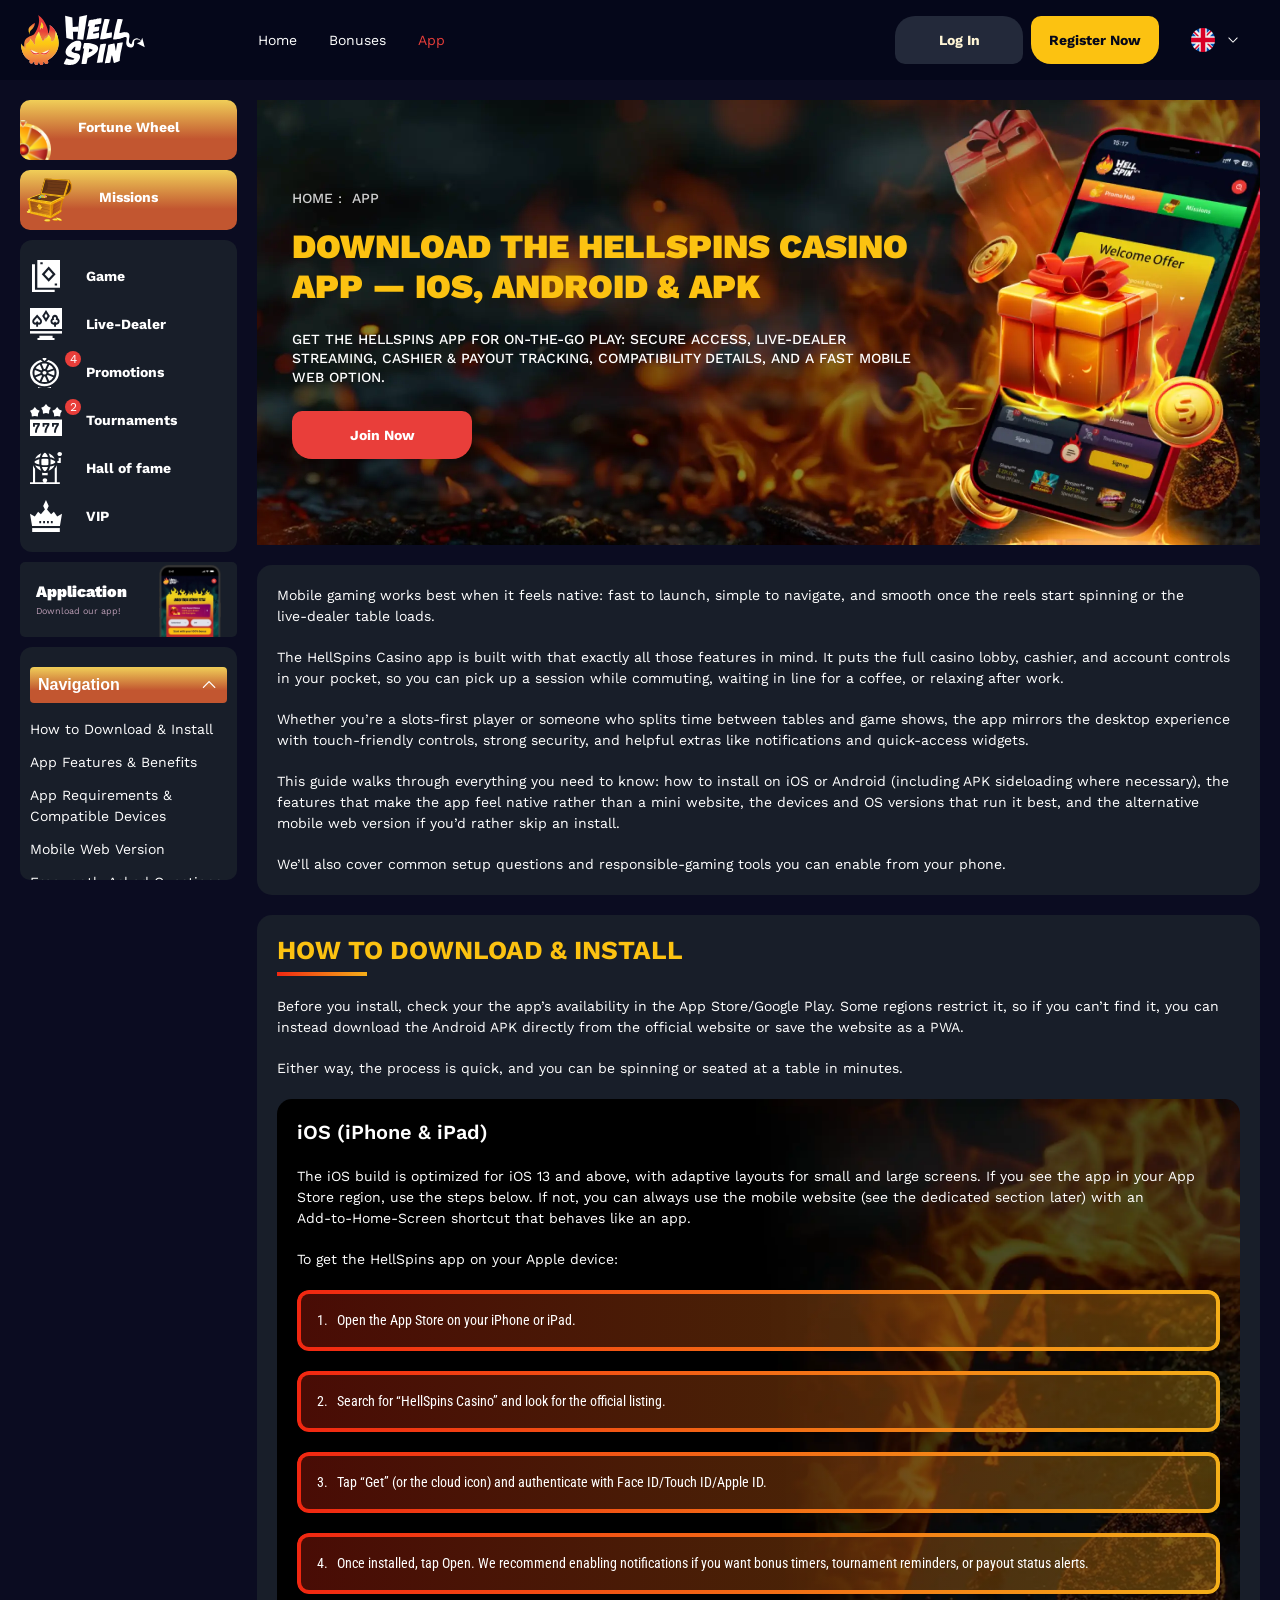
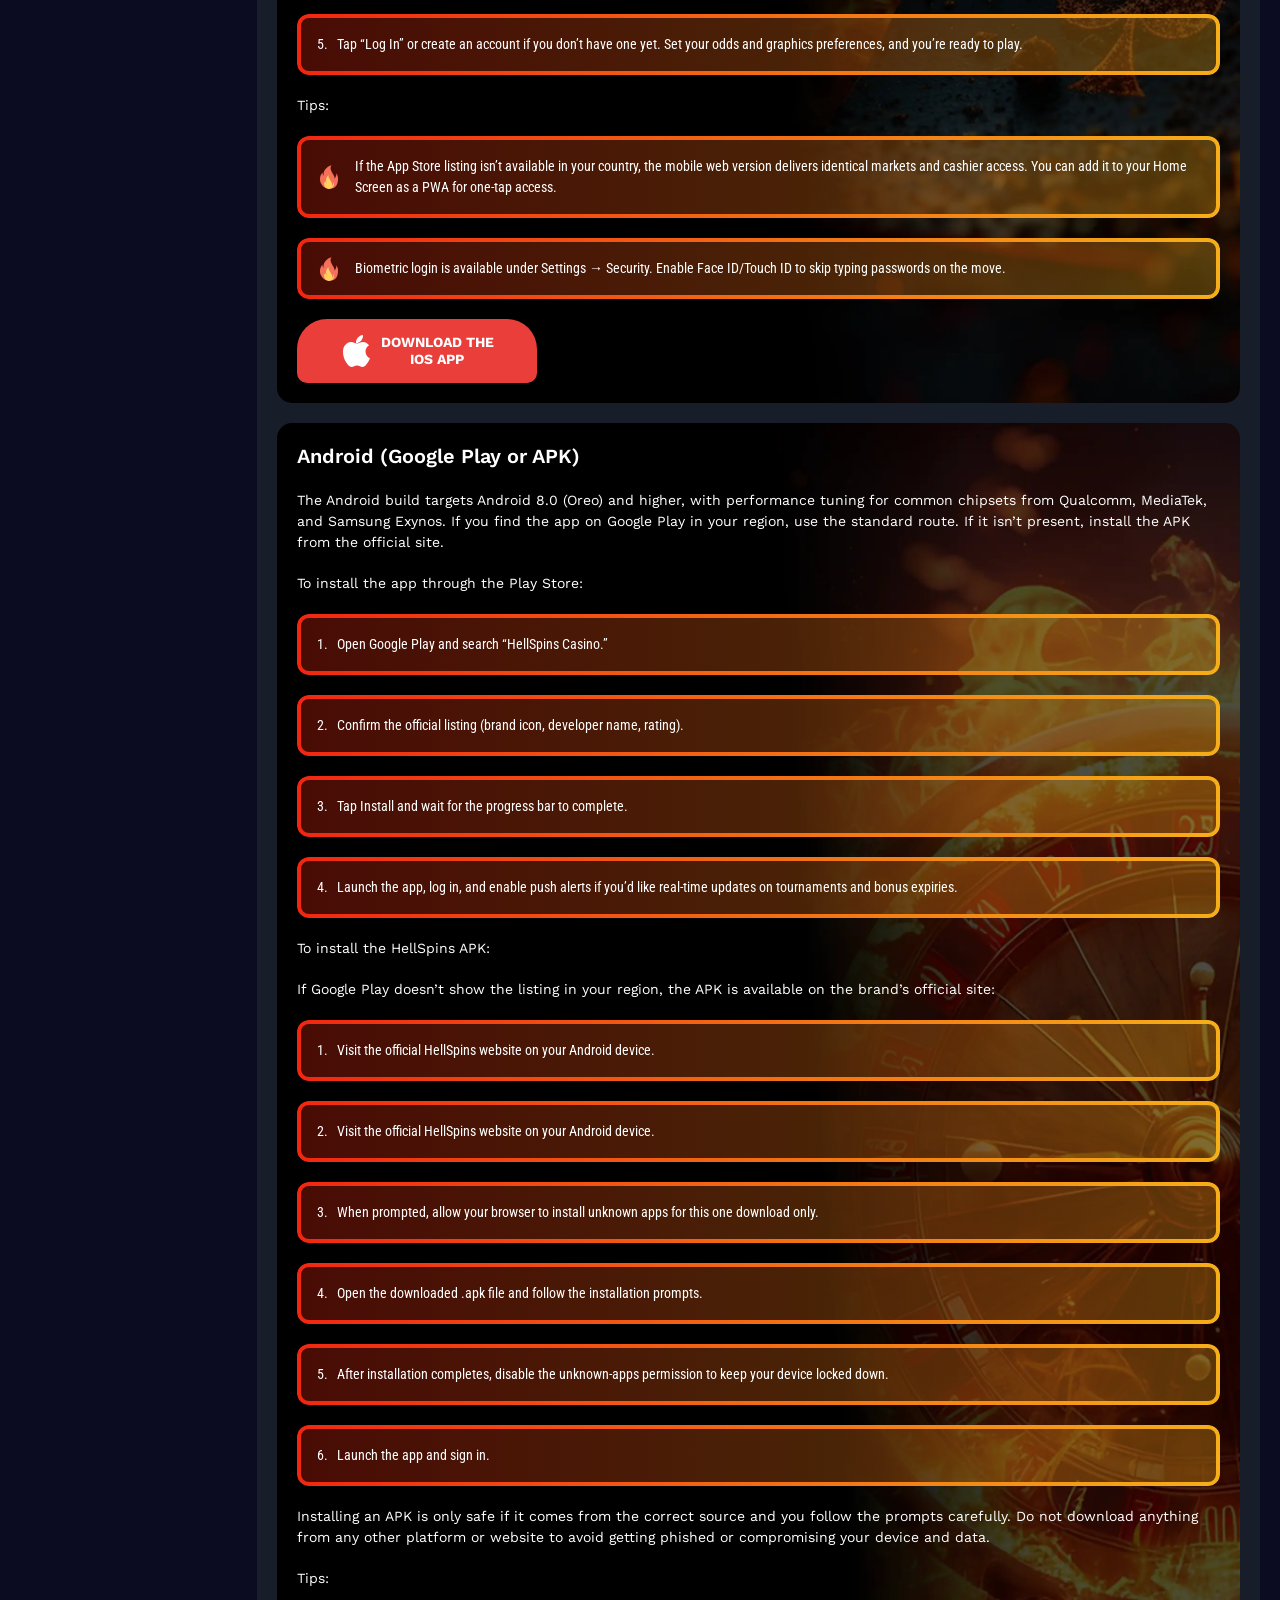
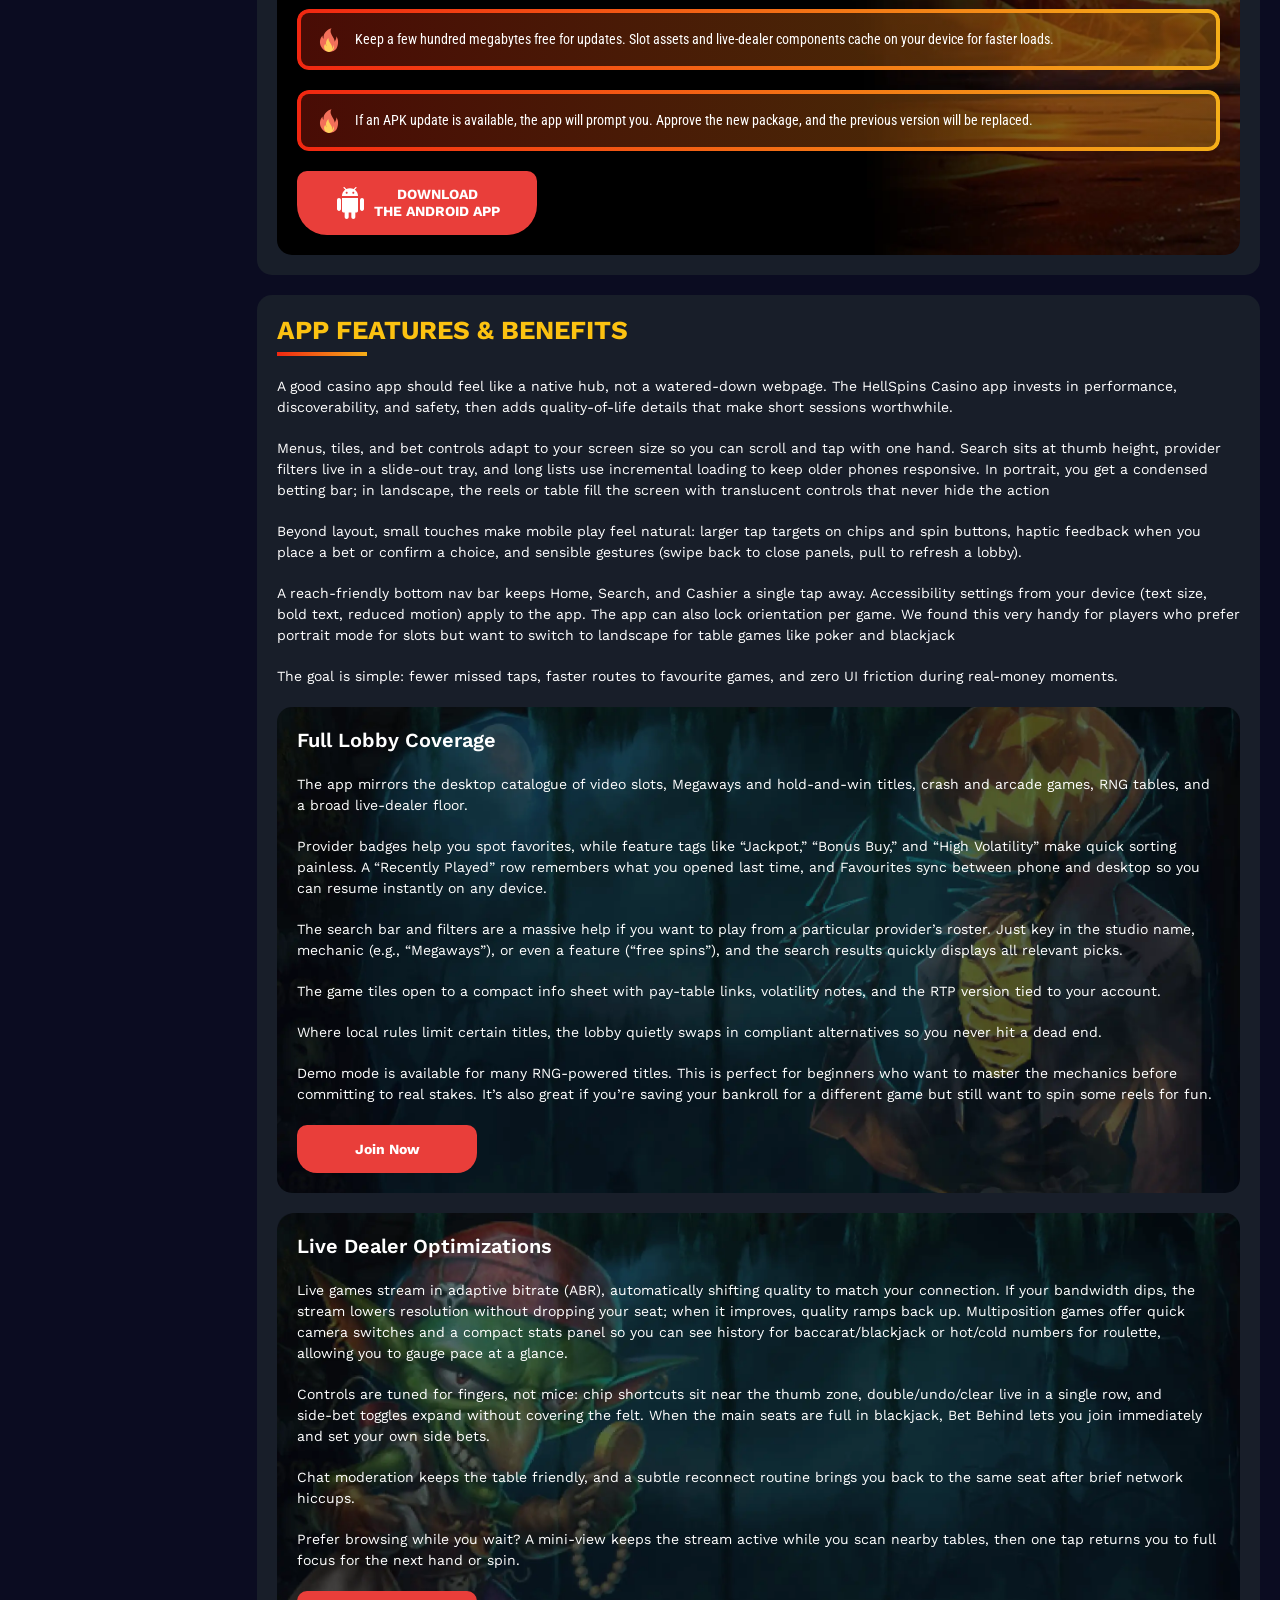
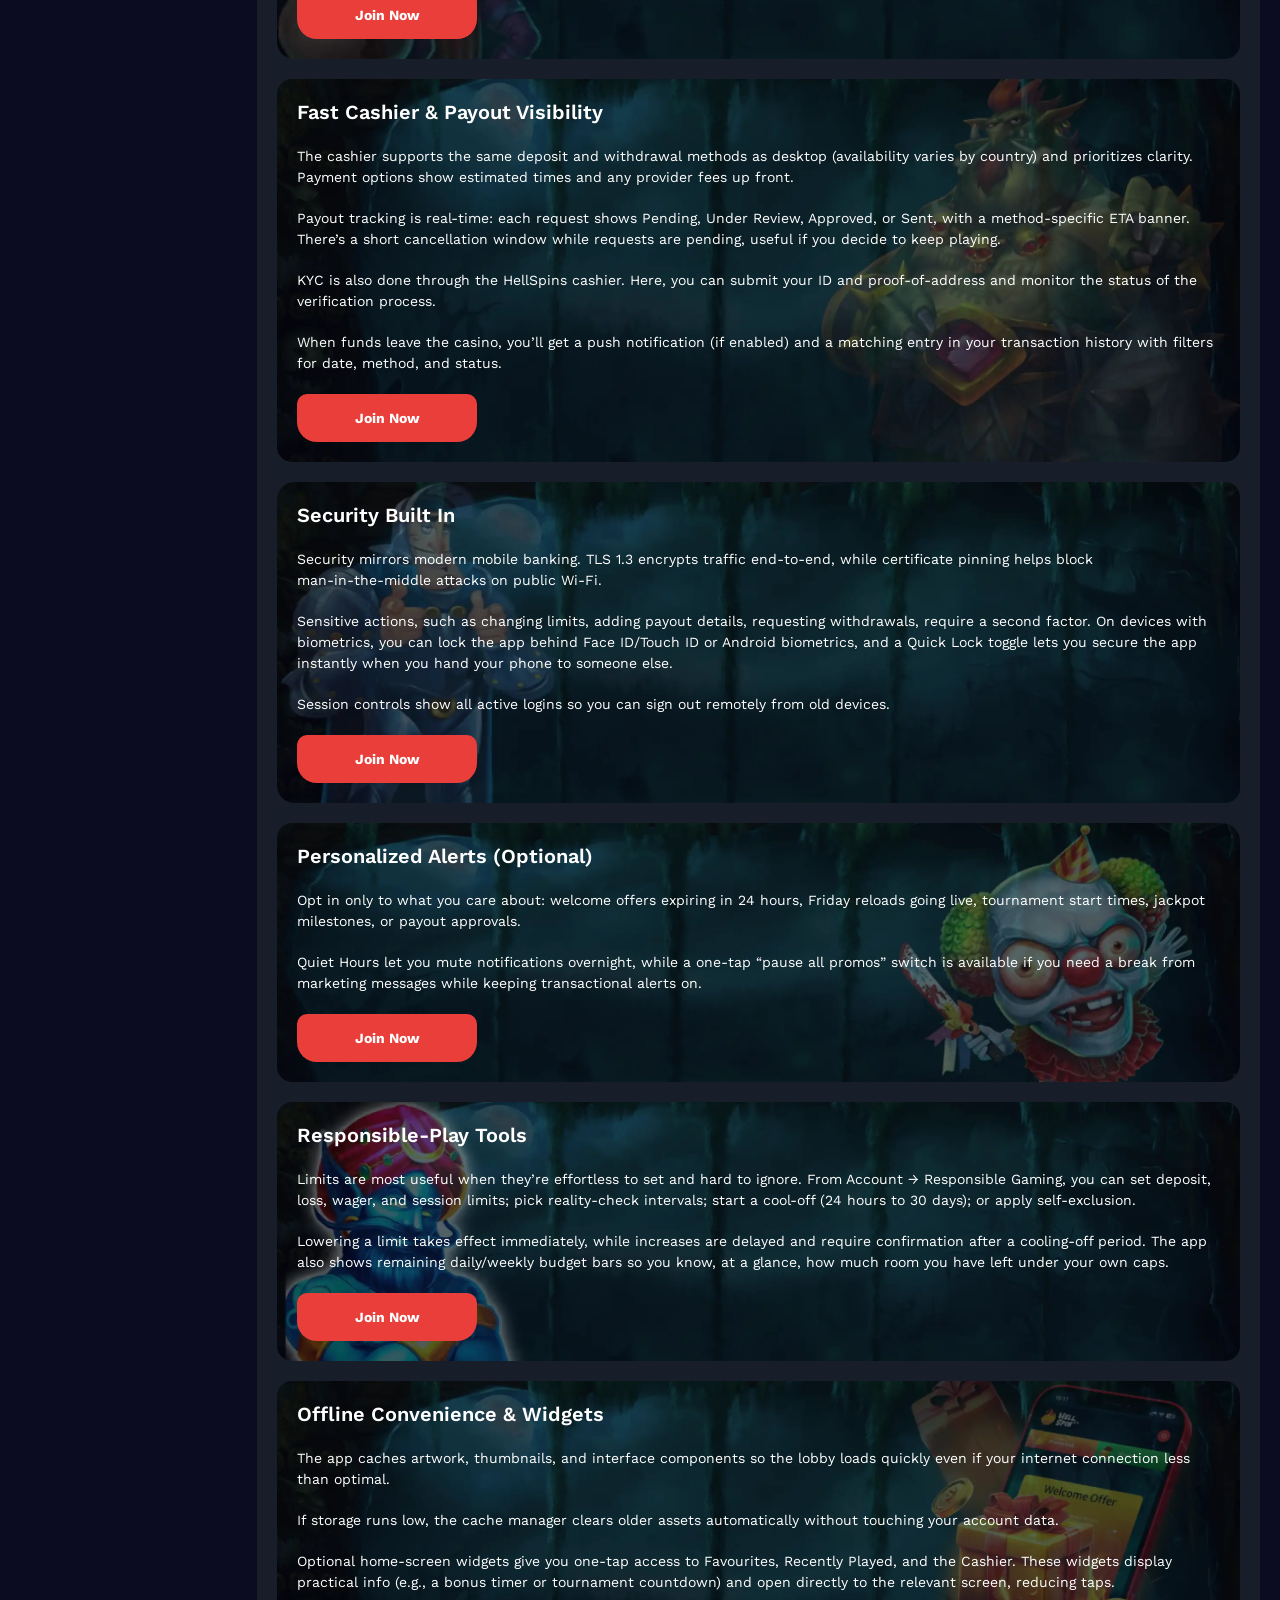
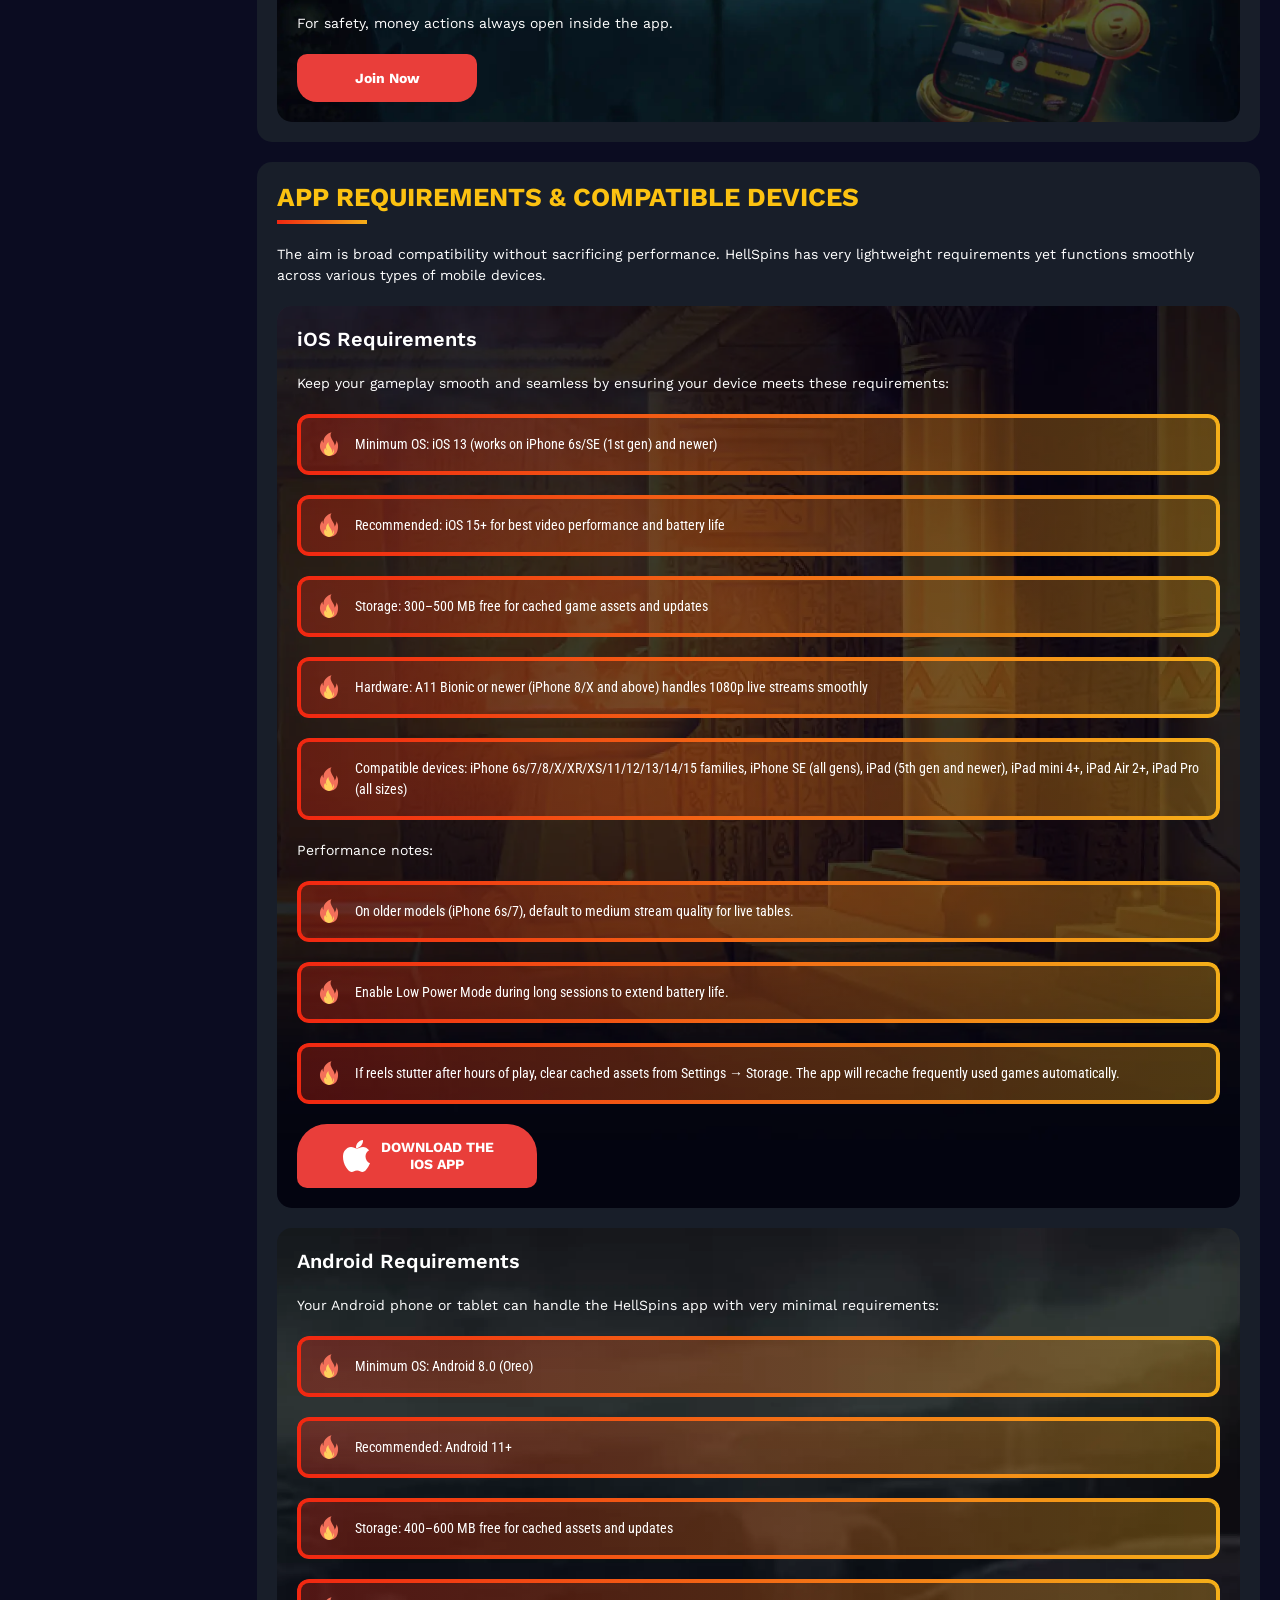
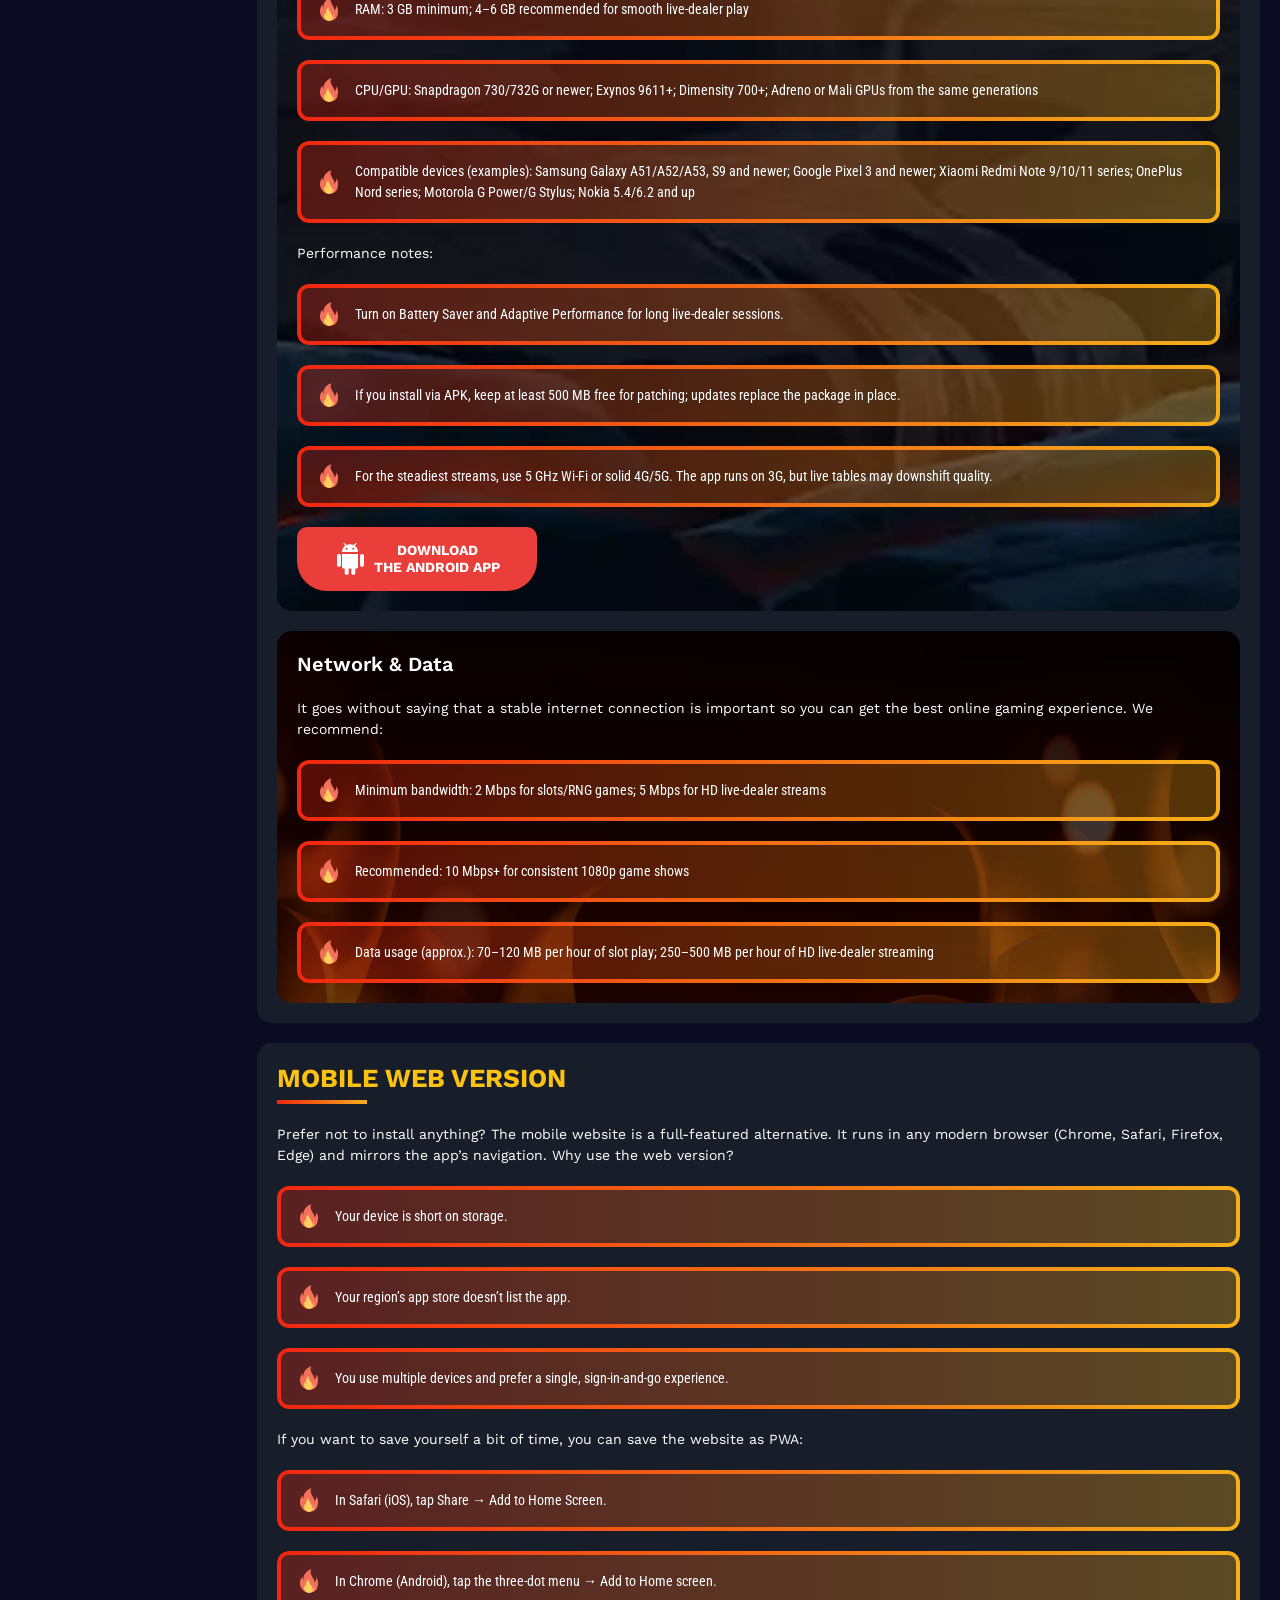
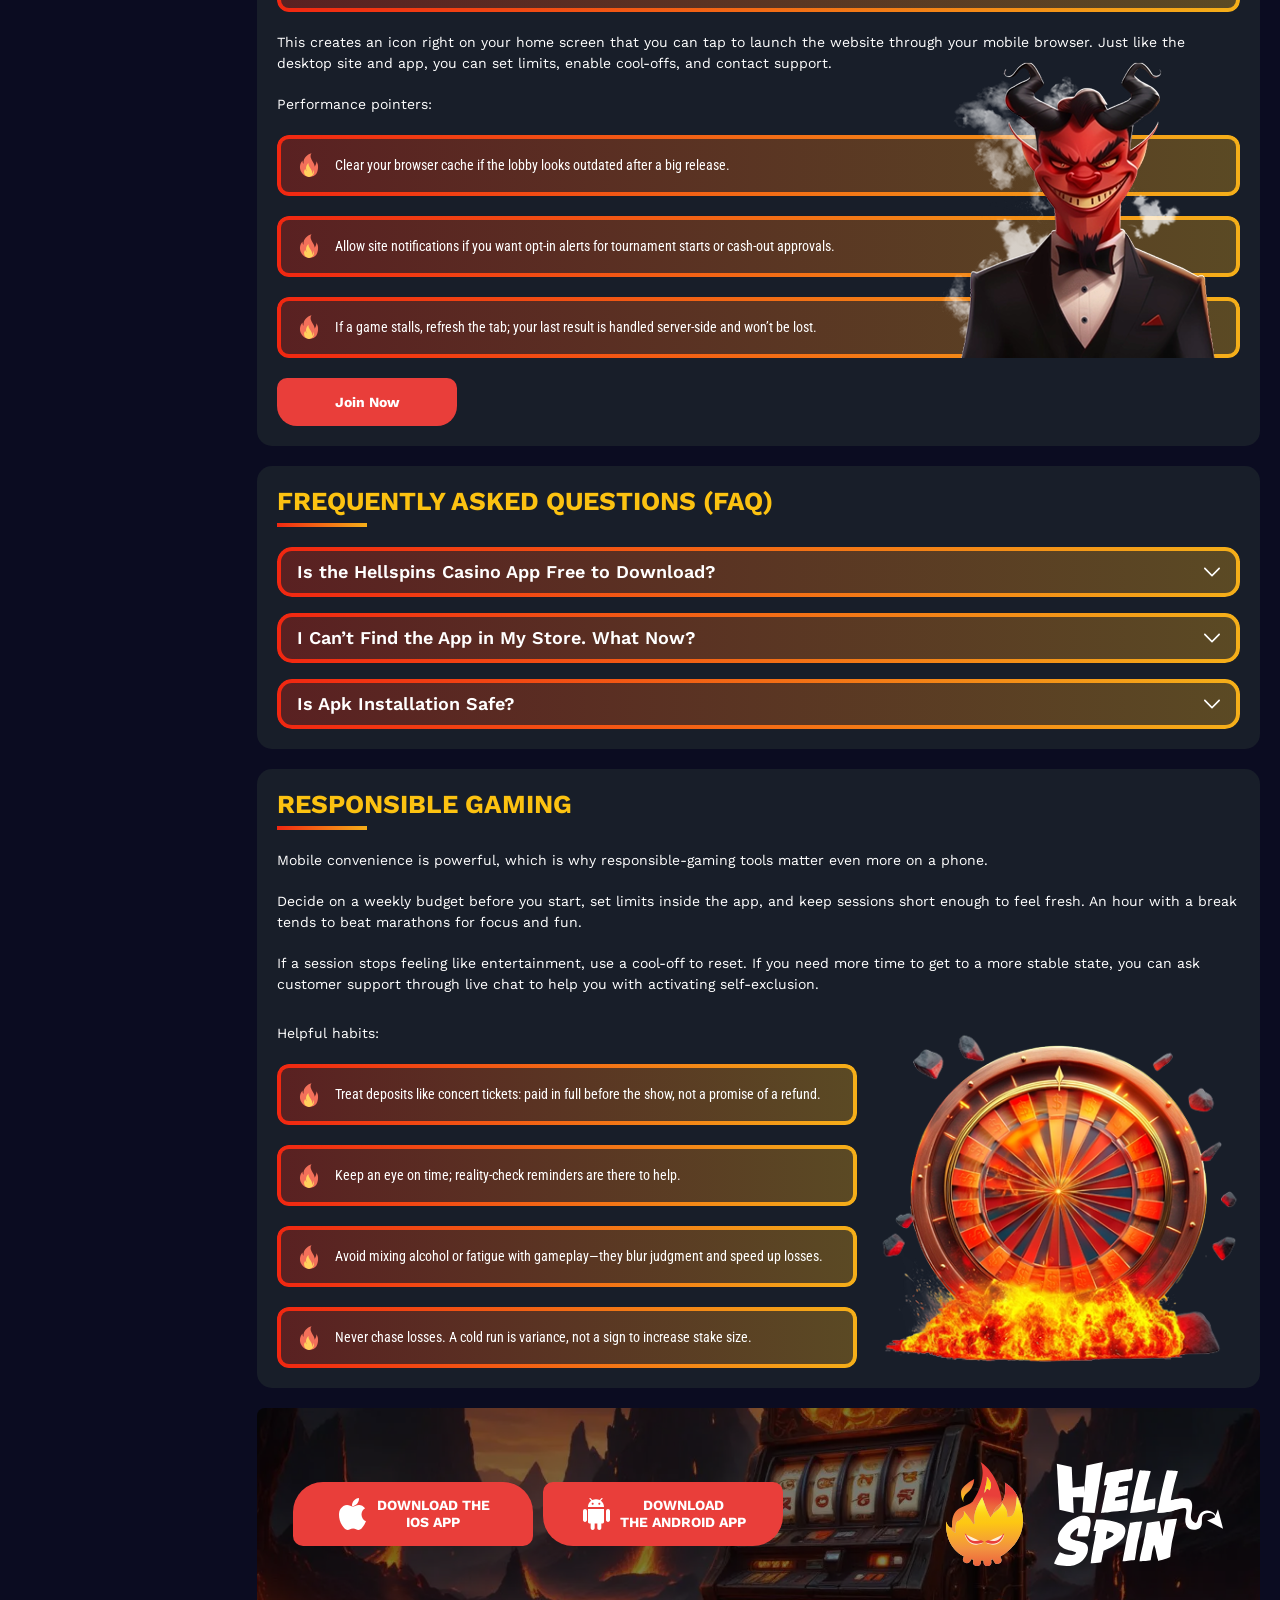
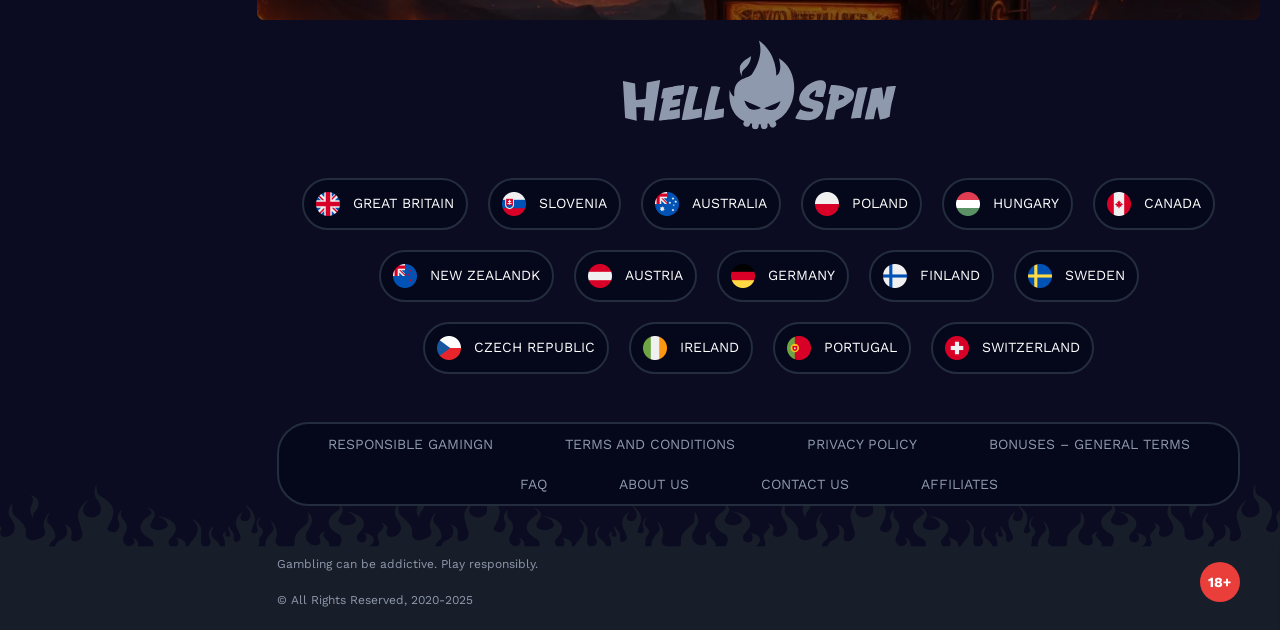
<file: app.html>
<!DOCTYPE html>
<html lang="en">
  <head>
    <meta charset="UTF-8" />
    <meta name="viewport" content="width=device-width, initial-scale=1.0" />
    <title>Download the HellSpins Casino App — iOS, Android & APK</title>
    <meta
      name="description"
      content="Get the HellSpins app for on-the-go play: secure access, live-dealer streaming, cashier & payout tracking, compatibility details, and a fast mobile web option."
    />
    <meta property="og:site_name" content="HellSpin Casino" />
    <meta
      property="og:title"
      content="Download the HellSpins Casino App — iOS, Android & APK"
    />
    <meta property="og:type" content="website" />
    <meta property="og:url" content="http://hellspins.eu/app.html" />
    <meta property="og:image" content="og.png" />
    <meta property="og:image:alt" content="HellSpin Casino" />
    <meta property="og:locale" content="en" />
    <meta
      property="og:description"
      content="Get the HellSpins app for on-the-go play: secure access, live-dealer streaming, cashier & payout tracking, compatibility details, and a fast mobile web option."
    />
      <link rel="canonical" href="http://hellspins.eu/app.html">
    <link rel="preconnect" href="https://fonts.googleapis.com" />
    <link rel="preconnect" href="https://fonts.gstatic.com" crossorigin />
   <link href="https://fonts.googleapis.com/css2?family=Work+Sans:ital,wght@0,100..900;1,100..900&display=swap" rel="stylesheet">
<link href="https://fonts.googleapis.com/css2?family=Roboto+Condensed:wght@100..700&display=swap" rel="stylesheet">

    <link rel="stylesheet" href="./css/reset.css" />
    <link rel="stylesheet" href="./css/main.css" />
    <link rel="stylesheet" href="./css/media.css" />
    <link rel="icon" href="./images/favicon.png" type="image/x-icon" />
    <script src="https://code.jquery.com/jquery-3.6.1.min.js" integrity="sha256-o88AwQnZB+VDvE9tvIXrMQaPlFFSUTR+nldQm1LuPXQ=" crossorigin="anonymous"></script>
 
  </head>
  <body>
    <header class="header">
      <section class="content header__content">
        <a href="/" class="logo header__logo"
          ><img src="./images/logo.svg" alt="logo" title=""
        /></a>
        <button class="header__btn-menu">
          <svg
            width="16px"
            height="16px"
            viewBox="0 0 16 16"
            xmlns="http://www.w3.org/2000/svg"
          >
            <rect y="0" width="16" height="3" rx="1.5"></rect>
            <rect y="6.5" width="16" height="3" rx="1.5"></rect>
            <rect y="13" width="16" height="3" rx="1.5"></rect>
          </svg>
        </button>
        <nav class="menu header__menu">
          <ul class="header__menu-list">
            <li><a href="/">Home</a></li>
            <li><a href="./bonus.html">Bonuses</a></li>
            <li class="active"><a href="./app.html">App</a></li>
          </ul>
          <div class="header__btn">
            <a
              href="#"
              class="header__button header__button-signin header__btn-signin"
              >Log in</a
            >
            <a
              href="#"
              class="header__button header__button-login header__btn-login"
              >Register now
            </a>
          </div>
        </nav>

        <a href="#" class="header__button header__button-signin">Log in</a>
        <a href="#" class="header__button header__button-login">Register now </a>

        <div class="header__language">
                <div class="header__flag-wrap">
                  <a class="header__country" href="#">
                    <span><img src="./images/flag/flag.png" alt=" Flag" title /></span>
                      
                  </a>
                </div>
                <div class="header__flag-menu">
                  <ul>
                    
                    <li>
                      <a href="#" class="header__flag-link">
                        <span>
                          <img src="./images/flag/flag.png" alt="flag" title />
                        </span>
                        <span>en</span>
                      </a>
                    </li>
                    <li>
                      <a href="#" class="header__flag-link">
                        <span>
                          <img src="./images/flag/flag-si.png" alt="flag" title />
                        </span>
                        <span>si</span>
                      </a>
                    </li>
                     <li>
                      <a href="#" class="header__flag-link">
                        <span>
                          <img src="./images/flag/flag-au.png" alt="flag" title />
                        </span>
                        <span>au</span>
                      </a>
                    </li>
                    <li>
                      <a href="#" class="header__flag-link">
                        <span>
                          <img src="./images/flag/flag-pl.png" alt="flag" title />
                        </span>
                        <span>pl</span>
                      </a>
                    </li>
                     <li>
                      <a href="#" class="header__flag-link">
                        <span>
                          <img src="./images/flag/flag-hu.png" alt="flag" title />
                        </span>
                        <span>hu</span>
                      </a>
                    </li>
                     <li>
                      <a href="#" class="header__flag-link">
                        <span>
                          <img src="./images/flag/flag-ca.png" alt="flag" title />
                        </span>
                        <span>ca</span>
                      </a>
                    </li>
                     <li>
                      <a href="#" class="header__flag-link">
                        <span>
                          <img src="./images/flag/flag-nz.png" alt="flag" title />
                        </span>
                        <span>nz</span>
                      </a>
                    </li>
                     <li>
                      <a href="#" class="header__flag-link">
                        <span>
                          <img src="./images/flag/flag-at.png" alt="flag" title />
                        </span>
                        <span>at</span>
                      </a>
                    </li>
                     <li>
                      <a href="#" class="header__flag-link">
                        <span>
                          <img src="./images/flag/flag-de.png" alt="flag" title />
                        </span>
                        <span>de</span>
                      </a>
                    </li>
                     <li>
                      <a href="#" class="header__flag-link">
                        <span>
                          <img src="./images/flag/flag-fi.png" alt="flag" title />
                        </span>
                        <span>fi</span>
                      </a>
                    </li>
                     <li>
                      <a href="#" class="header__flag-link">
                        <span>
                          <img src="./images/flag/flag-se.png" alt="flag" title />
                        </span>
                        <span>se</span>
                      </a>
                    </li>
                     <li>
                      <a href="#" class="header__flag-link">
                        <span>
                          <img src="./images/flag/flag-cz.png" alt="flag" title />
                        </span>
                        <span>cz</span>
                      </a>
                    </li>
                     <li>
                      <a href="#" class="header__flag-link">
                        <span>
                          <img src="./images/flag/flag-ie.png" alt="flag" title />
                        </span>
                        <span>ie</span>
                      </a>
                    </li>
                     <li>
                      <a href="#" class="header__flag-link">
                        <span>
                          <img src="./images/flag/flag-pt.png" alt="flag" title />
                        </span>
                        <span>pt</span>
                      </a>
                    </li>
                     <li>
                      <a href="#" class="header__flag-link">
                        <span>
                          <img src="./images/flag/flag-ch.png" alt="flag" title />
                        </span>
                        <span>ch</span>
                      </a>
                    </li>
                    
                  </ul>
                </div>
              </div> 
      </section>
    </header>
    <main class="main">
   <aside class="sidebar-wrapper">
        <section class="content sidebar">
          <ul class="sidebar__buttons">
            <li><a href="#">Fortune Wheel</a></li>
            <li><a href="#">Missions</a></li>
          </ul>
          
            <nav class="menu sidebar__menu">
            <ul>
              <li><a href="#"> <img
                src="./images/sidebar/sidebar-img1.svg"
                alt="Spiele"
                title
              />Game</a></li>
              <li>
                <a href="#"
                  ><img
                    src="./images/sidebar/sidebar-img2.svg"
                    alt="Live-Dealer"
                    title
                  />Live-Dealer</a
                >
              </li>
              <li><a href="./bonus.html"><img
                src="./images/sidebar/sidebar-img3.svg"
                alt="Aktionen"
                title
              /><span>4</span>Promotions</a>
            </li>
              <li>
                <a href="#">
                  <img
                    src="./images/sidebar/sidebar-img4.svg"
                    alt="Turniere"
                    title
                  /><span>2</span>Tournaments</a
                >
              </li>
             
              <li>
                <a href="#"
                  ><img
                    src="./images/sidebar/sidebar-img5.svg"
                    alt="Ruhmeshalle"
                    title
                  />Hall of fame</a
                >
              </li>
              <li>
                <a href="">
                  <img src="./images/sidebar/sidebar-img6.svg" alt="vip" title /> VIP</a
                >
              </li>
             
            </ul>
          </nav>
 <a href="#" class="sidebar__anwendung">
           <div class="sidebar__anwendung-wrap">
             <h5>Application</h5>
            <p>Download our app!</p>
           </div>
            <img src="./images/sidebar/sidebar-after-button.svg" alt="icon" title="">
          </a>
          <div class="sidebar__wrap">
          <button class="sidebar__links-button">
            Navigation 
          </button>
          <div class="sidebar__links">
            <ul class="sidebar__links-list">
              <li>
                <a
                  class="scroll"
                  href="#How-to-Download-&-Install"
                  title
                  >How to Download & Install
</a
                >
              </li>
              <li>
                <a
                  href="#App-Features-&-Benefits"
                  title
                  >App Features & Benefits</a
                >
              </li>
              <li>
                <a
                  href="#App-Requirements-&-Compatible-Devices"
                  title
                  >App Requirements & Compatible Devices
</a
                >
              </li>
              <li>
                <a href="#Mobile-Web-Version" title
                  >Mobile Web Version
</a
                >
              </li>
              <li>
                <a href="#Frequently-Asked-Questions-(FAQ)" title
                  >Frequently Asked Questions (FAQ)
</a
                >
              </li>
              <li>
                <a href="#Responsible-Gaming" title
                  >Responsible Gaming</a
                >
              </li>
             
            
            </ul>
          </div>
          </div>
         
        </section>
      </aside>
      <section class="content__wrapper">
        <section class="content hero hero__content">
          <div class="background hero__background">
            <img src="./images/mobile/bg-app.webp" alt="hero" title />
          </div>

          <div class="hero__data hero__data-page">
             <ul
              class="breadcrumbs"
             
            >
              <li
                
              >
                <a href="/">
                  <span >home</span></a
                >
               
              </li>
              <li
               
              >
                <a> <span >App</span></a>
                
              </li>
            </ul>
            <h1 class="title general hero__title">
             Download the HellSpins Casino App — iOS, Android & APK
            </h1>
<p class="hero__text">Get the HellSpins app for on-the-go play: secure access, live-dealer streaming, cashier & payout tracking, compatibility details, and a fast mobile web option.</p>
            <a href="#" class="button hero__button">Join Now</a>
          </div>
        </section>
        <section class="content page-nav">
          <div class="page-nav-button sidebar__links-button">
            Navigation 
          </div>
          <ul class="page-nav-list sidebar__links-list">
            <li>
                <a
                  class="scroll"
                  href="#How-to-Download-&-Install"
                  title
                  >How to Download & Install
</a
                >
              </li>
              <li>
                <a
                  href="#App-Features-&-Benefits"
                  title
                  >App Features & Benefits</a
                >
              </li>
              <li>
                <a
                  href="#App-Requirements-&-Compatible-Devices"
                  title
                  >App Requirements & Compatible Devices
</a
                >
              </li>
              <li>
                <a href="#Mobile-Web-Version" title
                  >Mobile Web Version
</a
                >
              </li>
              <li>
                <a href="#Frequently-Asked-Questions-(FAQ)" title
                  >Frequently Asked Questions (FAQ)
</a
                >
              </li>
              <li>
                <a href="#Responsible-Gaming" title
                  >Responsible Gaming</a
                >
              </li>
             
          </ul>
        </section>

          <section
          class="content article"
          
        >
          <p>Mobile gaming works best when it feels native: fast to launch, simple to navigate, and smooth once the reels start spinning or the live‑dealer table loads.</p>
          <p>The HellSpins Casino app is built with that exactly all those features in mind. It puts the full casino lobby, cashier, and account controls in your pocket, so you can pick up a session while commuting, waiting in line for a coffee, or relaxing after work. 
</p>
          <p>Whether you’re a slots‑first player or someone who splits time between tables and game shows, the app mirrors the desktop experience with touch‑friendly controls, strong security, and helpful extras like notifications and quick‑access widgets.
</p>
          <p>This guide walks through everything you need to know: how to install on iOS or Android (including APK sideloading where necessary), the features that make the app feel native rather than a mini website, the devices and OS versions that run it best, and the alternative mobile web version if you’d rather skip an install. </p>
          <p>We’ll also cover common setup questions and responsible‑gaming tools you can enable from your phone.
</p>
         </section>
     
     <section class="content article" id="How-to-Download-&-Install">
            <h2 class="title high article__title">
          How to Download & Install

            </h2>
            <p>Before you install, check your the app’s availability in the App Store/Google Play. Some regions restrict it, so if you can’t find it, you can instead download the Android APK directly from the official website or save the website as a PWA. 
</p>
            <p>Either way, the process is quick, and you can be spinning or seated at a table in minutes.</p>
       <div class="article__box-wrap">
          <div class="background">
<img src="./images/mobile/app-img1.webp" alt="" title="">
          </div>
  <div class="article__box">
    <h3>iOS (iPhone & iPad)</h3>
    <p>The iOS build is optimized for iOS 13 and above, with adaptive layouts for small and large screens. If you see the app in your App Store region, use the steps below. If not, you can always use the mobile website (see the dedicated section later) with an Add‑to‑Home‑Screen shortcut that behaves like an app.
</p>
    <p>To get the HellSpins app on your Apple device:
</p>
    <ol>
      <li>Open the App Store on your iPhone or iPad.</li>
      <li>Search for “HellSpins Casino” and look for the official listing.</li>
      <li>Tap “Get” (or the cloud icon) and authenticate with Face ID/Touch ID/Apple ID.
</li>
      <li>Once installed, tap Open. We recommend enabling notifications if you want bonus timers, tournament reminders, or payout status alerts.</li>
      <li>Tap “Log In” or create an account if you don’t have one yet. Set your odds and graphics preferences, and you’re ready to play.
</li>
    </ol>
    <p>Tips:</p>
    <ul>
      <li>If the App Store listing isn’t available in your country, the mobile web version delivers identical markets and cashier access. You can add it to your Home Screen as a PWA for one‑tap access.
</li>
      <li>Biometric login is available under Settings → Security. Enable Face ID/Touch ID to skip typing passwords on the move.</li>
    </ul>
     <a
                  href="#"
                  class="button banner__button banner__button-app banner__button-ios"
                  >
                  <img src="./images/mobile/apple.svg" alt="icon" title>Download the </br> IOS app</a
                >
  </div>
           </div>
             <div class="article__box-wrap">
          <div class="background">
<img src="./images/mobile/app-img2.webp" alt="" title="">
          </div>
  <div class="article__box">

  <h3>Android (Google Play or APK)</h3>
  <p>The Android build targets Android 8.0 (Oreo) and higher, with performance tuning for common chipsets from Qualcomm, MediaTek, and Samsung Exynos. If you find the app on Google Play in your region, use the standard route. If it isn’t present, install the APK from the official site.
</p>
  <p>To install the app through the Play Store:
</p>
  <ol>
    <li>Open Google Play and search “HellSpins Casino.”
</li>
    <li>Confirm the official listing (brand icon, developer name, rating).
</li>
    <li>Tap Install and wait for the progress bar to complete.
</li>
    <li>Launch the app, log in, and enable push alerts if you’d like real‑time updates on tournaments and bonus expiries.
</li>
  </ol>
  <p>To install the HellSpins APK:
</p>
  <p>
If Google Play doesn’t show the listing in your region, the APK is available on the brand’s official site:
</p>
  <ol>
    <li>Visit the official HellSpins website on your Android device.
</li>
    <li>Visit the official HellSpins website on your Android device.
</li>
    <li>When prompted, allow your browser to install unknown apps for this one download only.
</li>
    <li>Open the downloaded .apk file and follow the installation prompts.
</li>
    <li>After installation completes, disable the unknown‑apps permission to keep your device locked down.
</li>
    <li>Launch the app and sign in.
</li>
  </ol>
  <p>Installing an APK is only safe if it comes from the correct source and you follow the prompts carefully. Do not download anything from any other platform or website to avoid getting phished or compromising your device and data.
</p>
  <p>
Tips:
</p>
  <ul><li>Keep a few hundred megabytes free for updates. Slot assets and live‑dealer components cache on your device for faster loads.
</li>
  <li>If an APK update is available, the app will prompt you. Approve the new package, and the previous version will be replaced.
</li></ul>
   <a
                  href="#"
                  class="button banner__button banner__button-app banner__button-android"
                  >
                  <img src="./images/mobile/android.svg" alt="icon" title>Download </br> the  android app</a
                >
             </div>
             </div>
        </section>
         <section class="content article article__features" id="App-Features-&-Benefits">
            <h2 class="title high article__title">
       App Features & Benefits
            </h2>
            <p>A good casino app should feel like a native hub, not a watered‑down webpage. The HellSpins Casino app invests in performance, discoverability, and safety, then adds quality‑of‑life details that make short sessions worthwhile.</p>
            <p>
Menus, tiles, and bet controls adapt to your screen size so you can scroll and tap with one hand. Search sits at thumb height, provider filters live in a slide‑out tray, and long lists use incremental loading to keep older phones responsive. In portrait, you get a condensed betting bar; in landscape, the reels or table fill the screen with translucent controls that never hide the action
</p>
            <p>Beyond layout, small touches make mobile play feel natural: larger tap targets on chips and spin buttons, haptic feedback when you place a bet or confirm a choice, and sensible gestures (swipe back to close panels, pull to refresh a lobby). 

</p>
            <p>A reach‑friendly bottom nav bar keeps Home, Search, and Cashier a single tap away. Accessibility settings from your device (text size, bold text, reduced motion) apply to the app. The app can also lock orientation per game. We found this very handy for players who prefer portrait mode for slots but want to switch to landscape for table games like poker and blackjack</p>
            <p>The goal is simple: fewer missed taps, faster routes to favourite games, and zero UI friction during real‑money moments.
</p>
            <div class="article__box-wrap">
          <div class="background">
<img src="./images/mobile/app-img3.webp" alt="" title="">
          </div>
  <div class="article__box">
    <h3>Full Lobby Coverage
</h3>
    <p>
The app mirrors the desktop catalogue of video slots, Megaways and hold‑and‑win titles, crash and arcade games, RNG tables, and a broad live‑dealer floor. 
</p>
    <p>Provider badges help you spot favorites, while feature tags like “Jackpot,” “Bonus Buy,” and “High Volatility” make quick sorting painless. A “Recently Played” row remembers what you opened last time, and Favourites sync between phone and desktop so you can resume instantly on any device.
</p>
    <p>The search bar and filters are a massive help if you want to play from a particular provider’s roster. Just key in the studio name, mechanic (e.g., “Megaways”), or even a feature (“free spins”), and the search results quickly displays all relevant picks. 

</p>
    <p>The game tiles open to a compact info sheet with pay‑table links, volatility notes, and the RTP version tied to your account. 
</p>
    <p>Where local rules limit certain titles, the lobby quietly swaps in compliant alternatives so you never hit a dead end. 
</p>
    <p>Demo mode is available for many RNG-powered titles. This is perfect for beginners who want to master the mechanics before committing to real stakes. It’s also great if you’re saving your bankroll for a different game but still want to spin some reels for fun.
</p>
    <a href="#" class="button">Join Now</a>
  </div>
            </div>
              <div class="article__box-wrap">
          <div class="background">
<img src="./images/mobile/app-img4.webp" alt="" title="">
          </div>
  <div class="article__box">
    <h3>Live Dealer Optimizations
</h3>
    <p>Live games stream in adaptive bitrate (ABR), automatically shifting quality to match your connection. If your bandwidth dips, the stream lowers resolution without dropping your seat; when it improves, quality ramps back up. Multiposition games offer quick camera switches and a compact stats panel so you can see history for baccarat/blackjack or hot/cold numbers for roulette, allowing you to gauge pace at a glance.
</p>
    <p>Controls are tuned for fingers, not mice: chip shortcuts sit near the thumb zone, double/undo/clear live in a single row, and side‑bet toggles expand without covering the felt. When the main seats are full in blackjack, Bet Behind lets you join immediately and set your own side bets. 
</p>
    <p>Chat moderation keeps the table friendly, and a subtle reconnect routine brings you back to the same seat after brief network hiccups. 
</p>
    <p>Prefer browsing while you wait? A mini‑view keeps the stream active while you scan nearby tables, then one tap returns you to full focus for the next hand or spin.

</p>
  
    <a href="#" class="button">Join Now</a>
  </div>
            </div>
              <div class="article__box-wrap">
          <div class="background">
<img src="./images/mobile/app-img5.webp" alt="" title="">
          </div>
  <div class="article__box">
    <h3>Fast Cashier & Payout Visibility
</h3>
    <p>The cashier supports the same deposit and withdrawal methods as desktop (availability varies by country) and prioritizes clarity. Payment options show estimated times and any provider fees up front. 
</p>
    <p>Payout tracking is real-time: each request shows Pending, Under Review, Approved, or Sent, with a method‑specific ETA banner. There’s a short cancellation window while requests are pending, useful if you decide to keep playing. 
</p>
    <p>KYC is also done through the HellSpins cashier. Here, you can submit your ID and proof‑of‑address and monitor the status of the verification process. 
</p>
    <p>When funds leave the casino, you’ll get a push notification (if enabled) and a matching entry in your transaction history with filters for date, method, and status.
</p>
    
    <a href="#" class="button">Join Now</a>
  </div>
            </div>
              <div class="article__box-wrap">
          <div class="background background-app">
<img  class="image-app" src="./images/mobile/app-img6.webp" alt="" title="">
          </div>
  <div class="article__box">
    <h3>Security Built In</h3>
    <p>Security mirrors modern mobile banking. TLS 1.3 encrypts traffic end‑to‑end, while certificate pinning helps block man‑in‑the‑middle attacks on public Wi‑Fi. 
</p>
    <p>Sensitive actions, such as changing limits, adding payout details, requesting withdrawals, require a second factor. On devices with biometrics, you can lock the app behind Face ID/Touch ID or Android biometrics, and a Quick Lock toggle lets you secure the app instantly when you hand your phone to someone else.
</p>
    <p>Session controls show all active logins so you can sign out remotely from old devices.</p>
    
    <a href="#" class="button">Join Now</a>
  </div>
            </div>
              <div class="article__box-wrap">
          <div class="background">
<img src="./images/mobile/app-img7.webp" alt="" title="">
          </div>
  <div class="article__box">
    <h3>Personalized Alerts (Optional)
</h3>
    <p>Opt in only to what you care about: welcome offers expiring in 24 hours, Friday reloads going live, tournament start times, jackpot milestones, or payout approvals. 

</p>
    <p>Quiet Hours let you mute notifications overnight, while a one‑tap “pause all promos” switch is available if you need a break from marketing messages while keeping transactional alerts on.
</p>
    
    <a href="#" class="button">Join Now</a>
  </div>
            </div>
              <div class="article__box-wrap">
          <div class="background">
<img src="./images/mobile/app-img8.webp" alt="" title="">
          </div>
  <div class="article__box">
    <h3>Responsible‑Play Tools
</h3>
    <p>Limits are most useful when they’re effortless to set and hard to ignore. From Account → Responsible Gaming, you can set deposit, loss, wager, and session limits; pick reality‑check intervals; start a cool‑off (24 hours to 30 days); or apply self‑exclusion. 
</p>
    <p>Lowering a limit takes effect immediately, while increases are delayed and require confirmation after a cooling‑off period. The app also shows remaining daily/weekly budget bars so you know, at a glance, how much room you have left under your own caps.
</p>
    
    <a href="#" class="button">Join Now</a>
  </div>
            </div>
              <div class="article__box-wrap">
          <div class="background">
<img src="./images/mobile/app-img9.webp" alt="" title="">
          </div>
  <div class="article__box">
    <h3>Offline Convenience & Widgets
</h3>
    <p>The app caches artwork, thumbnails, and interface components so the lobby loads quickly even if your internet connection less than optimal. 
</p>
    <p>If storage runs low, the cache manager clears older assets automatically without touching your account data.</p>
    <p>Optional home‑screen widgets give you one‑tap access to Favourites, Recently Played, and the Cashier. These widgets display practical info (e.g., a bonus timer or tournament countdown) and open directly to the relevant screen, reducing taps. 
</p>
    <p>For safety, money actions always open inside the app.
</p>
    
    <a href="#" class="button">Join Now</a>
  </div>
            </div>
         </section>
         <section class="content article" id="App-Requirements-&-Compatible-Devices">
            <h2 class="title high article__title">
       App Requirements & Compatible Devices
            </h2>
            <p>The aim is broad compatibility without sacrificing performance. HellSpins has very lightweight requirements yet functions smoothly across various types of mobile devices.
</p>
    <div class="article__box-wrap article__box-wrapApp">
          <div class="background">
<img src="./images/mobile/app-img10.webp" alt="" title="">
          </div>
  <div class="article__box">
    <h3>iOS Requirements
</h3>
    <p>Keep your gameplay smooth and seamless by ensuring your device meets these requirements:</p>
    <ul>
      <li>Minimum OS: iOS 13 (works on iPhone 6s/SE (1st gen) and newer)
</li>
      <li>Recommended: iOS 15+ for best video performance and battery life
</li>
      <li>Storage: 300–500 MB free for cached game assets and updates
</li>
      <li>Hardware: A11 Bionic or newer (iPhone 8/X and above) handles 1080p live streams smoothly
</li>
      <li>Compatible devices: iPhone 6s/7/8/X/XR/XS/11/12/13/14/15 families, iPhone SE (all gens), iPad (5th gen and newer), iPad mini 4+, iPad Air 2+, iPad Pro (all sizes)
</li>
    </ul>
    <p>Performance notes:
</p>
    <ul>
      <li>On older models (iPhone 6s/7), default to medium stream quality for live tables.
</li>
      <li>Enable Low Power Mode during long sessions to extend battery life.
</li>
      <li>If reels stutter after hours of play, clear cached assets from Settings → Storage. The app will recache frequently used games automatically.
</li>
    </ul>
    <a
                  href="#"
                  class="button banner__button banner__button-app banner__button-ios"
                  >
                  <img src="./images/mobile/apple.svg" alt="icon" title>Download the</br> IOS app</a
                >
  </div>
    </div>
     <div class="article__box-wrap">
          <div class="background">
<img src="./images/mobile/app-img11.webp" alt="" title="">
          </div>
  <div class="article__box">
    <h3>Android Requirements
</h3>
    <p>Your Android phone or tablet can handle the HellSpins app with very minimal requirements:
</p>
    <ul>
      <li>Minimum OS: Android 8.0 (Oreo)
</li>
      <li>Recommended: Android 11+
</li>
      <li>Storage: 400–600 MB free for cached assets and updates</li>
      <li>RAM: 3 GB minimum; 4–6 GB recommended for smooth live‑dealer play</li>
      <li>CPU/GPU: Snapdragon 730/732G or newer; Exynos 9611+; Dimensity 700+; Adreno or Mali GPUs from the same generations
</li>
<li>Compatible devices (examples): Samsung Galaxy A51/A52/A53, S9 and newer; Google Pixel 3 and newer; Xiaomi Redmi Note 9/10/11 series; OnePlus Nord series; Motorola G Power/G Stylus; Nokia 5.4/6.2 and up
</li>
    </ul>
    <p>Performance notes:
</p>
    <ul>
      <li>Turn on Battery Saver and Adaptive Performance for long live‑dealer sessions.
</li>
      <li>If you install via APK, keep at least 500 MB free for patching; updates replace the package in place.
</li>
      <li>For the steadiest streams, use 5 GHz Wi‑Fi or solid 4G/5G. The app runs on 3G, but live tables may downshift quality.
</li>
    </ul>
    <a
                  href="#"
                  class="button banner__button banner__button-app banner__button-android"
                  >
                  <img src="./images/mobile/android.svg" alt="icon" title>Download </br>the android app</a
                >
  </div>
    </div>
     <div class="article__box-wrap">
          <div class="background">
<img src="./images/mobile/app-img12.webp" alt="" title="">
          </div>
  <div class="article__box">
    <h3>Network & Data
</h3>
    <p>It goes without saying that a stable internet connection is important so you can get the best online gaming experience. We recommend:
</p>
   
    <ul>
      <li>Minimum bandwidth: 2 Mbps for slots/RNG games; 5 Mbps for HD live‑dealer streams
</li>
      <li>Recommended: 10 Mbps+ for consistent 1080p game shows
</li>
      <li>Data usage (approx.): 70–120 MB per hour of slot play; 250–500 MB per hour of HD live‑dealer streaming
</li>
    </ul>
  
  </div>
    </div>
         </section>
         <section class="content article article__mobile" id="Mobile-Web-Version">
            <h2 class="title high article__title">
      Mobile Web Version

            </h2>
            <p>Prefer not to install anything? The mobile website is a full‑featured alternative. It runs in any modern browser (Chrome, Safari, Firefox, Edge) and mirrors the app’s navigation. 
Why use the web version?
</p>
            <ul>
              <li>Your device is short on storage.
</li>
              <li>Your region’s app store doesn’t list the app.</li>
              <li>You use multiple devices and prefer a single, sign‑in‑and‑go experience.
</li>
            </ul>
              <p>If you want to save yourself a bit of time, you can save the website as PWA:
</p>
            <ul>
              <li>In Safari (iOS), tap Share → Add to Home Screen.</li>
              <li>In Chrome (Android), tap the three‑dot menu → Add to Home screen.</li>
            </ul>
            <p>This creates an icon right on your home screen that you can tap to launch the website through your mobile browser. Just like the desktop site and app, you can set limits, enable cool‑offs, and contact support.</p>
            <p>Performance pointers:
</p>
           <div class="boxes">
             <ul>
              <li>Clear your browser cache if the lobby looks outdated after a big release.
</li>
              <li>Allow site notifications if you want opt‑in alerts for tournament starts or cash‑out approvals.
</li>
              <li>If a game stalls, refresh the tab; your last result is handled server‑side and won’t be lost.
</li>
            </ul>
            <div class="article__list-decor article__list-decorApp">
              <img src="./images/mobile/decor-app.png" alt="" title="">
            </div>
           </div>
            <a href="#" class="button">Join Now</a>

         </section>
         <section class="content faq" id="Frequently-Asked-Questions-(FAQ)">
          <h2 class="title high faq__title">Frequently Asked Questions (FAQ)</h2>
         <ul class="faq__list" >
            <li
              class="faq__item"
              
            >
              <h3 class="title medium faq__subtitle js-button-expander" >
            Is the Hellspins Casino App Free to Download?

              </h3>
              <div
                class="faq__answer js-expand-content"
              
              >
              <p>Yes. There’s no fee to download the app from the App Store or Google Play. If you install the Android APK from the official site, that’s free as well. Standard data charges from your carrier may apply.</p>
                </div>
            </li>
            <li
              class="faq__item"
             
            >
              <h3 class="title medium faq__subtitle js-button-expander" >
              I Can’t Find the App in My Store. What Now?

              </h3>
              <div
                class="faq__answer js-expand-content"
               
              >
               <p>
Availability depends on regional store policies. If you don’t see the listing, use the mobile web version or download the Android APK directly from the official website. iOS users can add the web app to the Home Screen for one‑tap access.

</p>
              </div>
            </li>
            <li
              class="faq__item"
             
            >
              <h3 class="title medium faq__subtitle js-button-expander">
             Is Apk Installation Safe?

              </h3>
              <div
                class="faq__answer js-expand-content"
                
              >
                <p>It’s safe if you download from the official website. Enable “Install unknown apps” for your browser just for this installation process, then turn it off once you’re done. Never sideload app files from third‑party mirrors or other sources. Just the HellSpins official website, never anywhere else.

</p> </div>
            </li>
           
        
          </ul>
        </section>
         <section class="content article" id="Responsible-Gaming">
            <h2 class="title high article__title">
      Responsible Gaming

            </h2>
            <p>Mobile convenience is powerful, which is why responsible‑gaming tools matter even more on a phone. 
</p>
            <p>Decide on a weekly budget before you start, set limits inside the app, and keep sessions short enough to feel fresh. An hour with a break tends to beat marathons for focus and fun.
</p>
            <p>If a session stops feeling like entertainment, use a cool‑off to reset. If you need more time to get to a more stable state, you can ask customer support through live chat to help you with activating self‑exclusion.
</p>
           
            <div
            class="article__box-flex article__box-flexApp">
           <div class="article__box-flexResp">
             <p>Helpful habits:</p>
            <ul>
              <li>Treat deposits like concert tickets: paid in full before the show, not a promise of a refund.</li>
              <li>Keep an eye on time; reality‑check reminders are there to help.
</li>
              <li>Avoid mixing alcohol or fatigue with gameplay—they blur judgment and speed up losses.
</li>
              <li>Never chase losses. A cold run is variance, not a sign to increase stake size.
</li>
            </ul>
           </div>
          <div class="decor__article__box-flex">
              <img src="./images/mobile/decor-app1.png" alt="" title="">
            </div></div>
         </section>
         <section class="content banner banner__btn ">
            <div class="background banner__background">
              <img src="./images/main/banner-main3.webp" alt="banner" title />
            </div>
            <div class="banner__info">
              <div class="banner__btn-main">
                <a
                  href="#"
                  class="button banner__button banner__button-app banner__button-ios"
                  >
                  <img src="./images/mobile/apple.svg" alt="icon" title>Download the </br> IOS app</a
                >
                <a
                  href="#"
                  class="button banner__button banner__button-app banner__button-android"
                  > <img src="./images/mobile/android.svg" alt="icon" title>Download </br> the android app</a
                >
              </div>
              <img src="./images/logo-banner.svg" alt="" title>
            </div>
          </section>

 
         <footer class="content footer">
      
      <section class=" footer__content">
        
        <a href="#" class="logo footer__logo"
          ><img src="./images/footer-logo.svg" alt="logo" title
        /></a>
         <ul class="footer__country-list">
          
          <li>
            <a href="#" class="footer__country-item">
              <span
                ><img
                  src="./images/flag/flag.png"
                  alt=""
                  title
              /></span>
              <span>Great Britain</span></a
            >
          </li>
           <li>
            <a href="#" class="footer__country-item">
              <span
                ><img src="./images/flag/flag-si.png" alt="Slotsgem Slovakiet" title
              /></span>
              <span>Slovenia</span></a
            >
          </li>
          <li>
            <a href="#" class="footer__country-item">
              <span
                ><img
                  src="./images/flag/flag-au.png"
                  alt=""
                  title
              /></span>
              <span>Australia</span></a
            >
          </li>
          <li>
            <a href="#" class="footer__country-item">
              <span
                ><img src="./images/flag/flag-pl.png" alt="" title
              /></span>
              <span>Poland</span></a
            >
          </li>
          <li>
            <a href="#" class="footer__country-item">
              <span
                ><img src="./images/flag/flag-hu.png" alt="" title
              /></span>
              <span>Hungary</span></a
            >
          </li>
          <li>
            <a href="#" class="footer__country-item">
              <span
                ><img src="./images/flag/flag-ca.png" alt="" title
              /></span>
              <span>CANADA</span></a
            >
          </li>
         
          <li>
            <a href="#" class="footer__country-item">
              <span
                ><img src="./images/flag/flag-nz.png" alt="" title
              /></span>
              <span>New Zealandk</span></a
            >
          </li>
          <li>
            <a href="#" class="footer__country-item">
              <span
                ><img src="./images/flag/flag-at.png" alt="" title
              /></span>
              <span>Austria</span></a
            >
          </li>
          <li>
            <a href="#" class="footer__country-item">
              <span
                ><img src="./images/flag/flag-de.png" alt="" title
              /></span>
              <span>Germany</span></a
            >
          </li>
          <li>
            <a href="#" class="footer__country-item">
              <span
                ><img src="./images/flag/flag-fi.png" alt="" title
              /></span>
              <span>Finland</span></a
            >
          </li>
          <li>
            <a href="#" class="footer__country-item">
              <span
                ><img src="./images/flag/flag-se.png" alt="" title
              /></span>
              <span>Sweden</span></a
            >
          </li>
          <li>
            <a href="#" class="footer__country-item">
              <span
                ><img
                  src="./images/flag/flag-cz.png"
                  alt=""
                  title
              /></span>
              <span>Czech Republic</span></a
            >
          </li>
          <li>
            <a href="#" class="footer__country-item">
              <span
                ><img
                  src="./images/flag/flag-ie.png"
                  alt=""
                  title
              /></span>
              <span>Ireland</span></a
            >
          </li>
          <li>
            <a href="#" class="footer__country-item">
              <span
                ><img
                  src="./images/flag/flag-pt.png"
                  alt=""
                  title
              /></span>
              <span>Portugal</span></a
            >
          </li>
          <li>
            <a href="#" class="footer__country-item">
              <span
                ><img src="./images/flag/flag-ch.png" alt="Slotsgem Greke" title
              /></span>
              <span>Switzerland</span></a
            >
          </li>
         
        </ul>
        <ul class="footer__menu">
          <li><a href="#">RESPONSIBLE GAMINGN</a></li>
          <li><a href="#">TERMS AND CONDITIONS</a></li>
          <li><a href="#">PRIVACY POLICY</a></li>
          <li><a href="#">BONUSES – GENERAL TERMS</a></li>
          <li><a href="#">FAQ</a></li>
          <li><a href="#">ABOUT US</a></li>
          <li><a href="#">CONTACT US</a></li>
          <li><a href="#">AFFILIATES</a></li>
        </ul>
       
        <div class="footer__wrap">
        <div>
          <p>
           Gambling can be addictive. Play responsibly.
          </p>
          <p>&copy; All Rights Reserved, 2020-2025</p>
        </div>
          <img src="./images/age.svg" alt="age" title />
        </div>
      </section>
    
    </footer>
        <div class="" onclick="scrollToTop()">
          <button class="main__arrow" id="scrollToTopBtn"></button>
        </div>
      </section>
    </main>
   
<img src="./images/footer-decor.svg" alt="decor" title="" class="footer__decor">
    <script src="./js/sidebar.js"></script>
    <script src="./js/expander.js"></script>
    <script src="./js/arroUp.js"></script>
    <script src="./js/mobile-menu.js"></script>
    <script src="./js/anchor.js"></script>
    <script src="./js/flag.js"></script>

   
    
  </body>
</html>
</file>
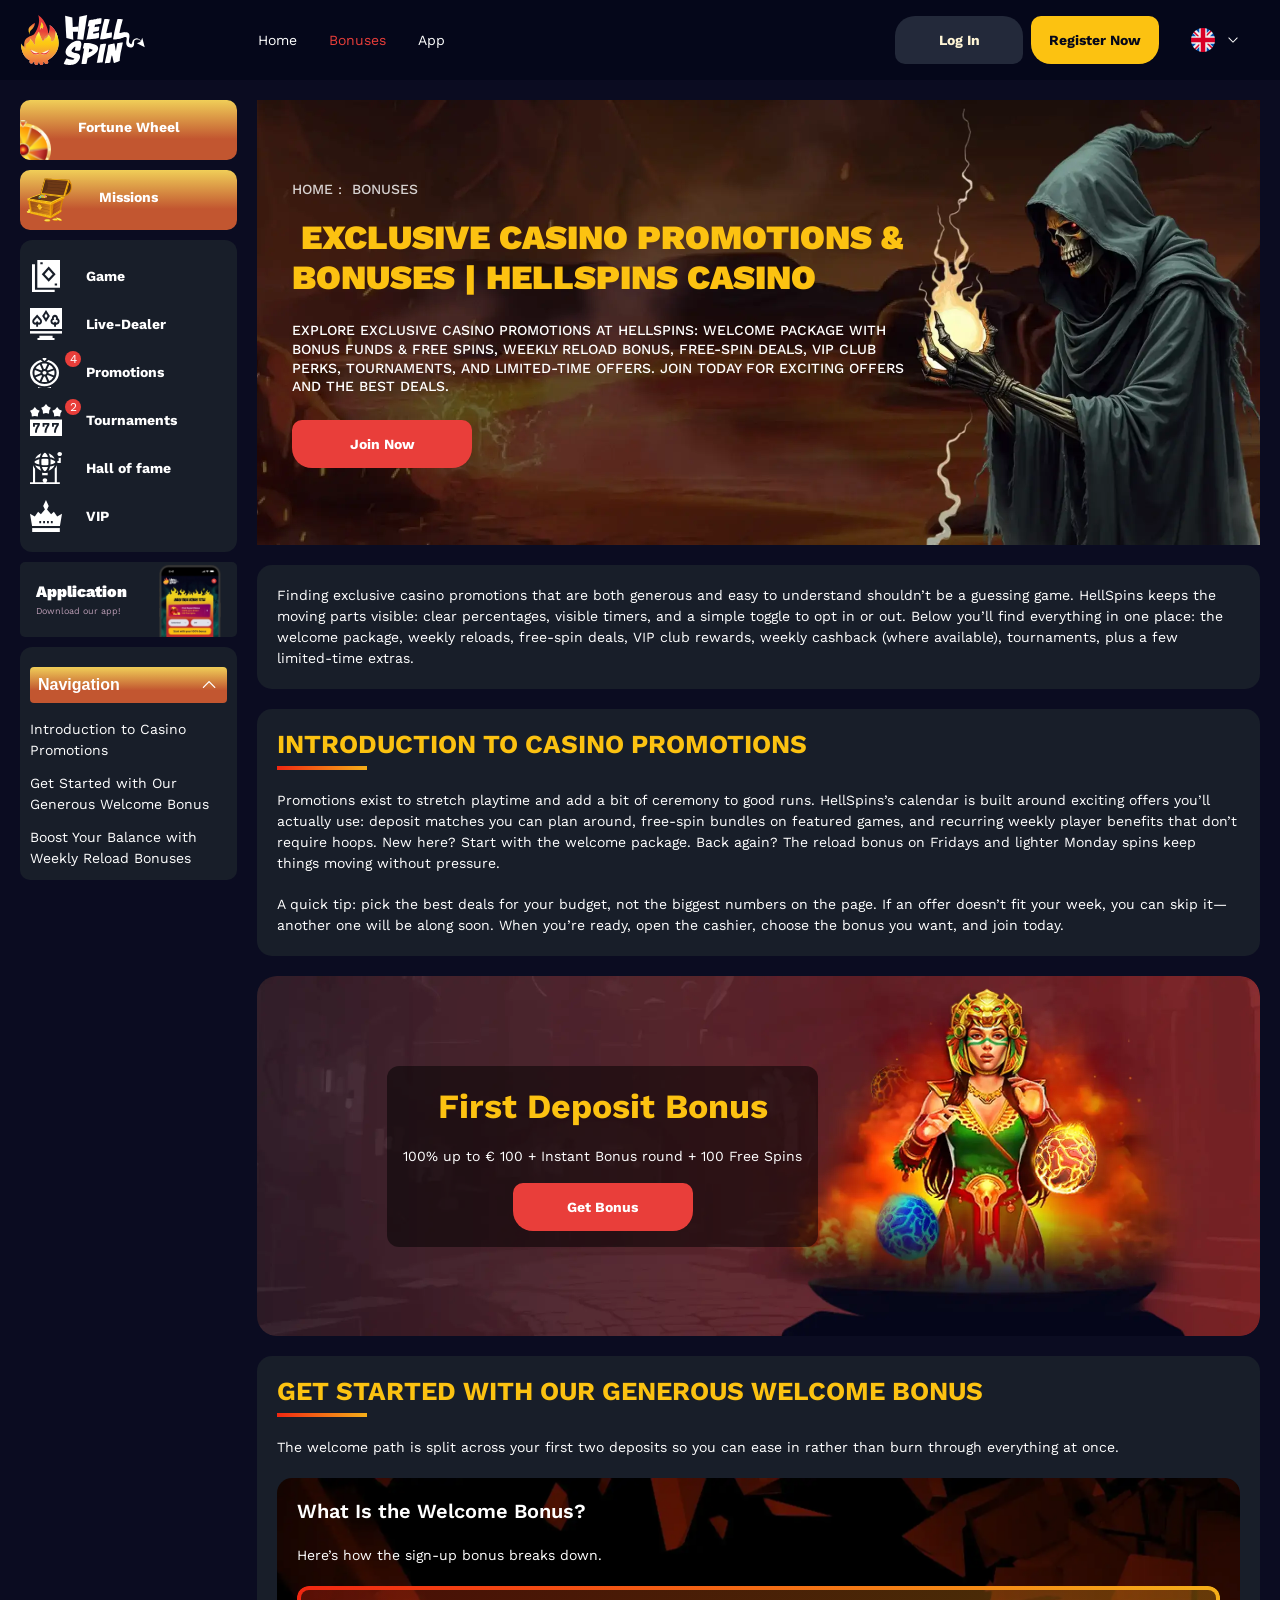
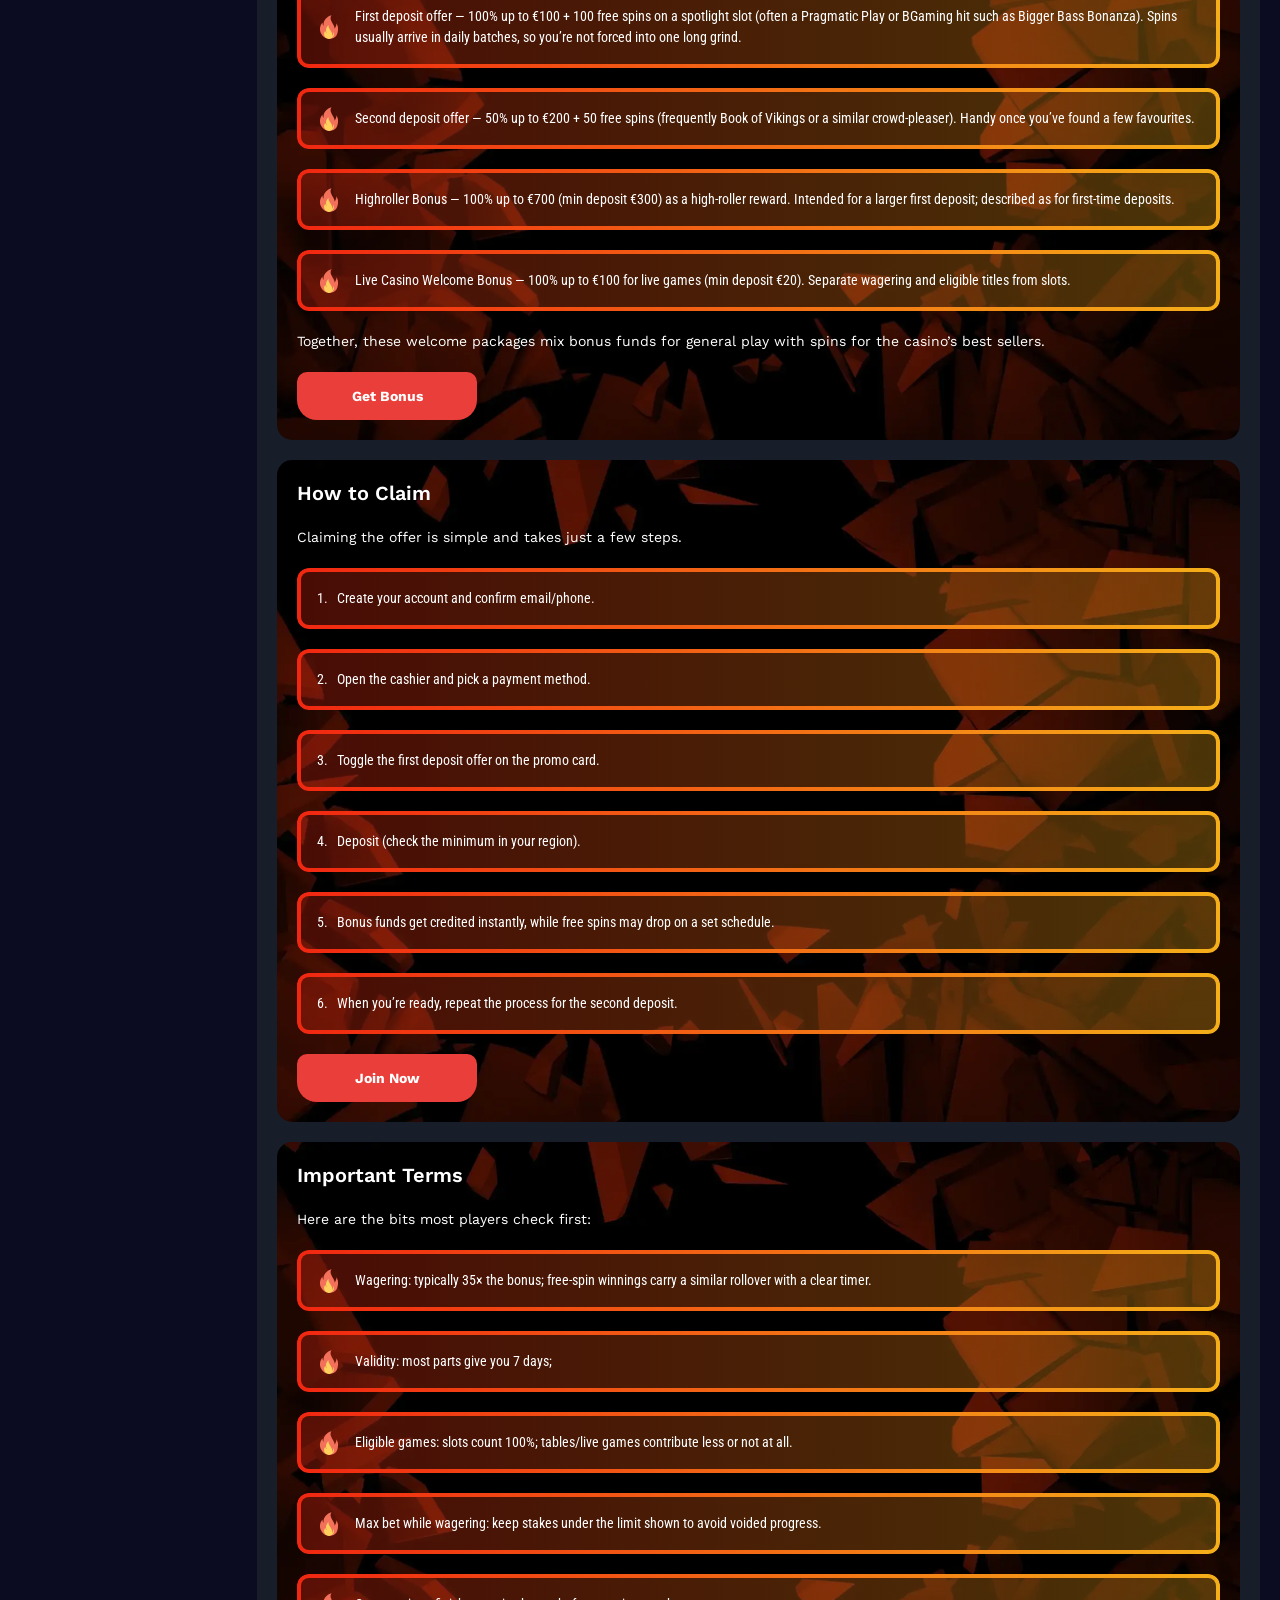
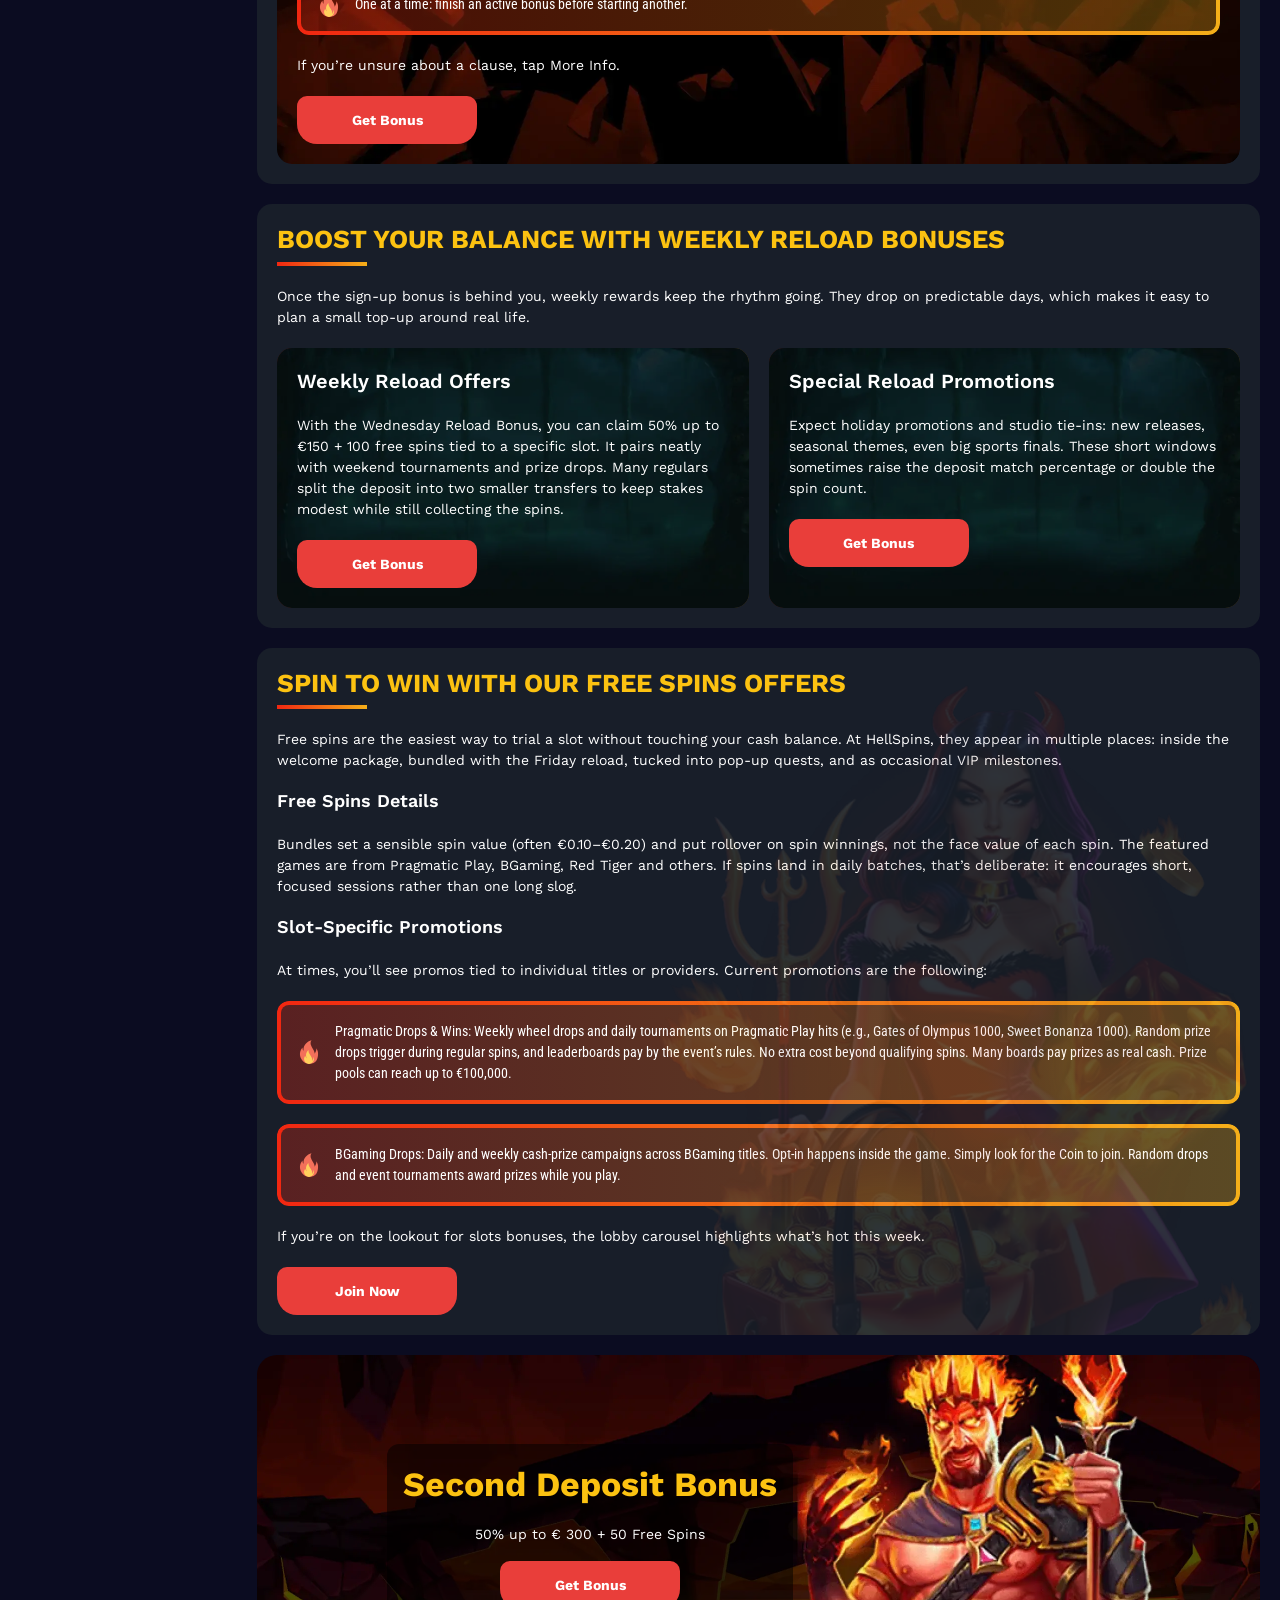
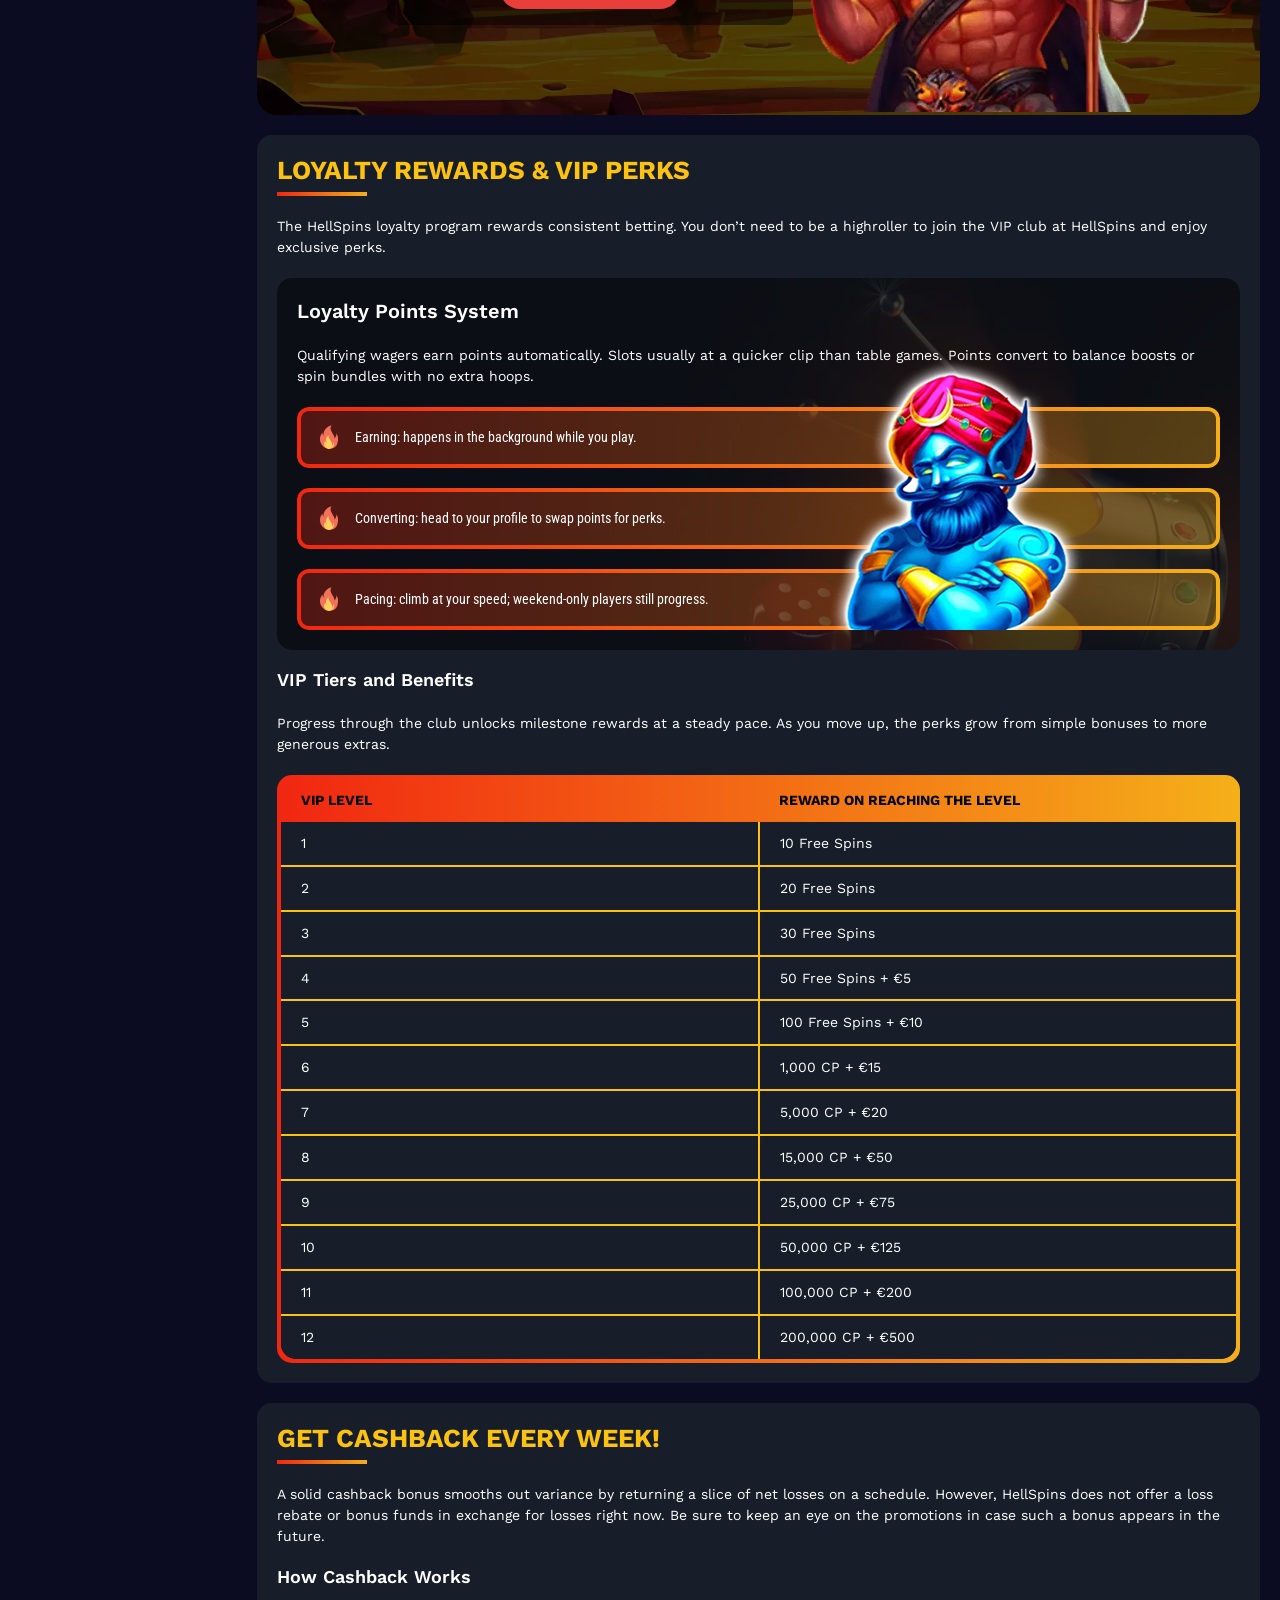
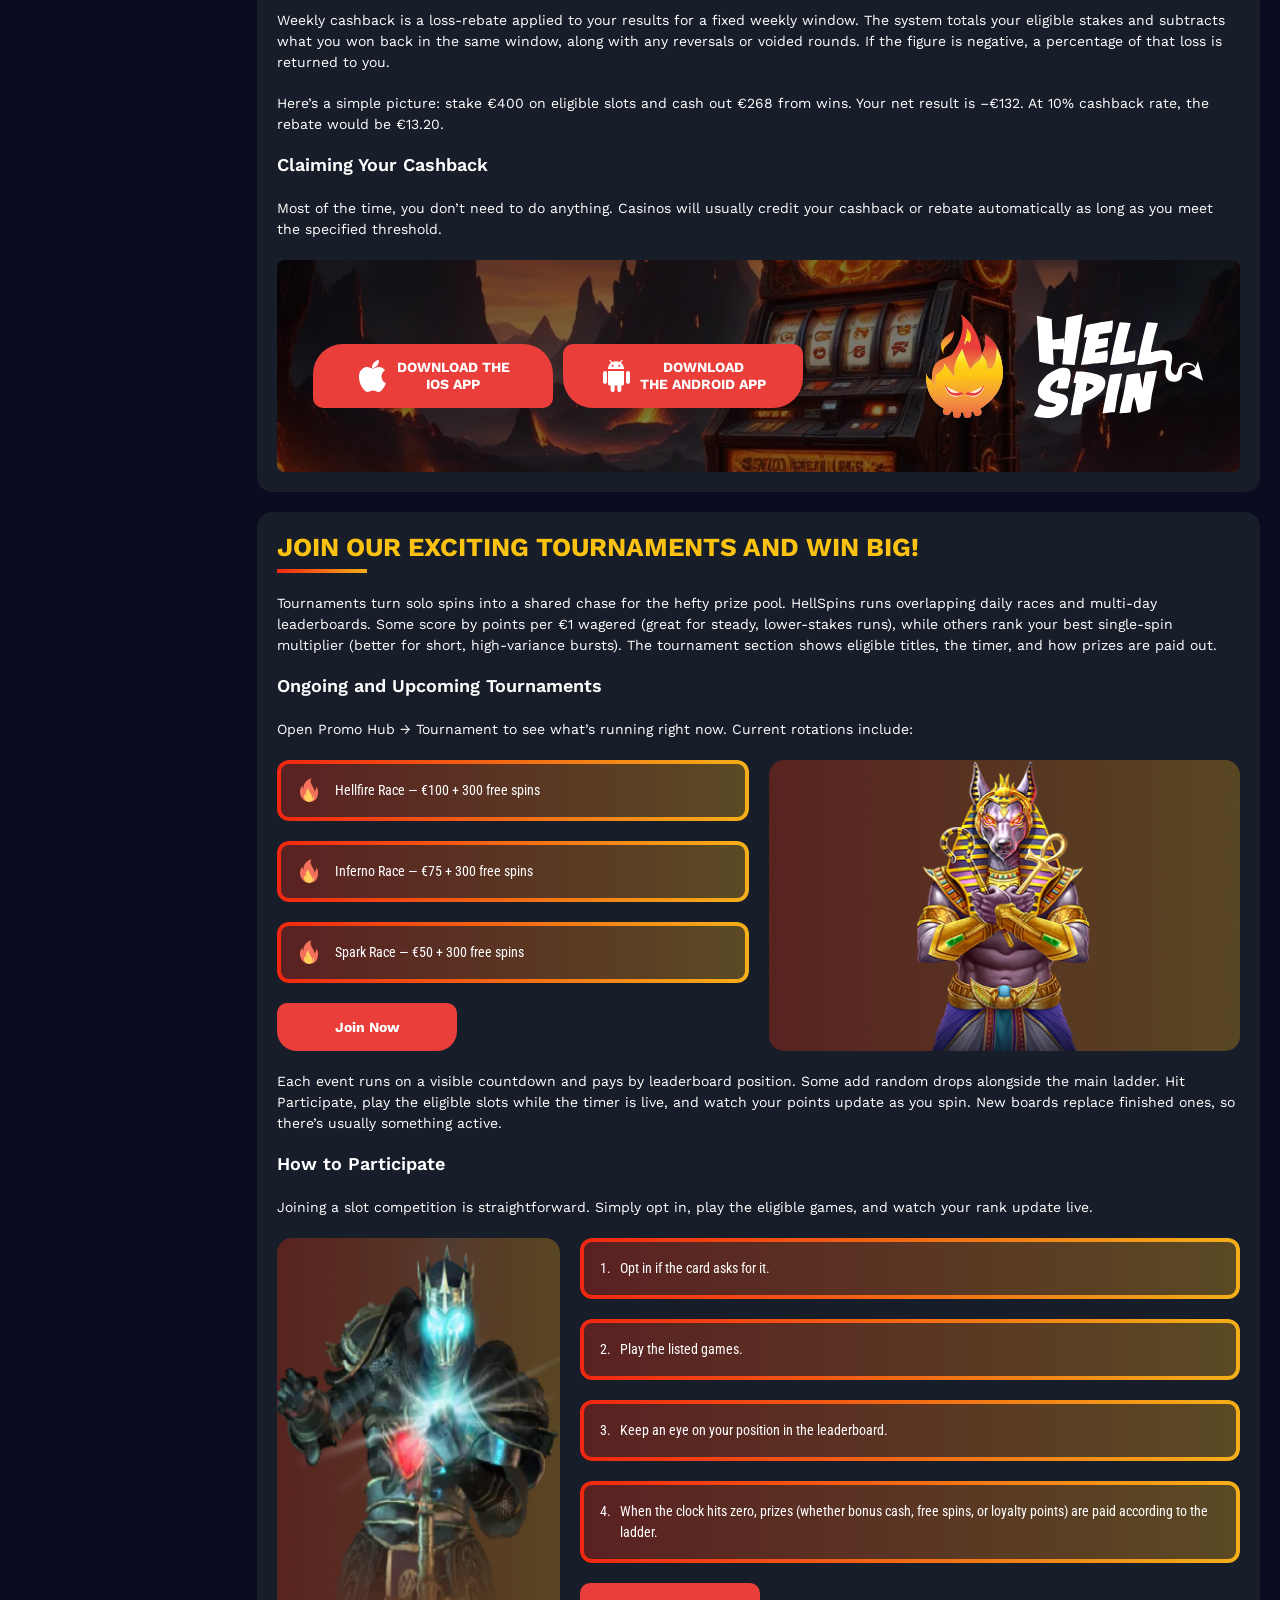
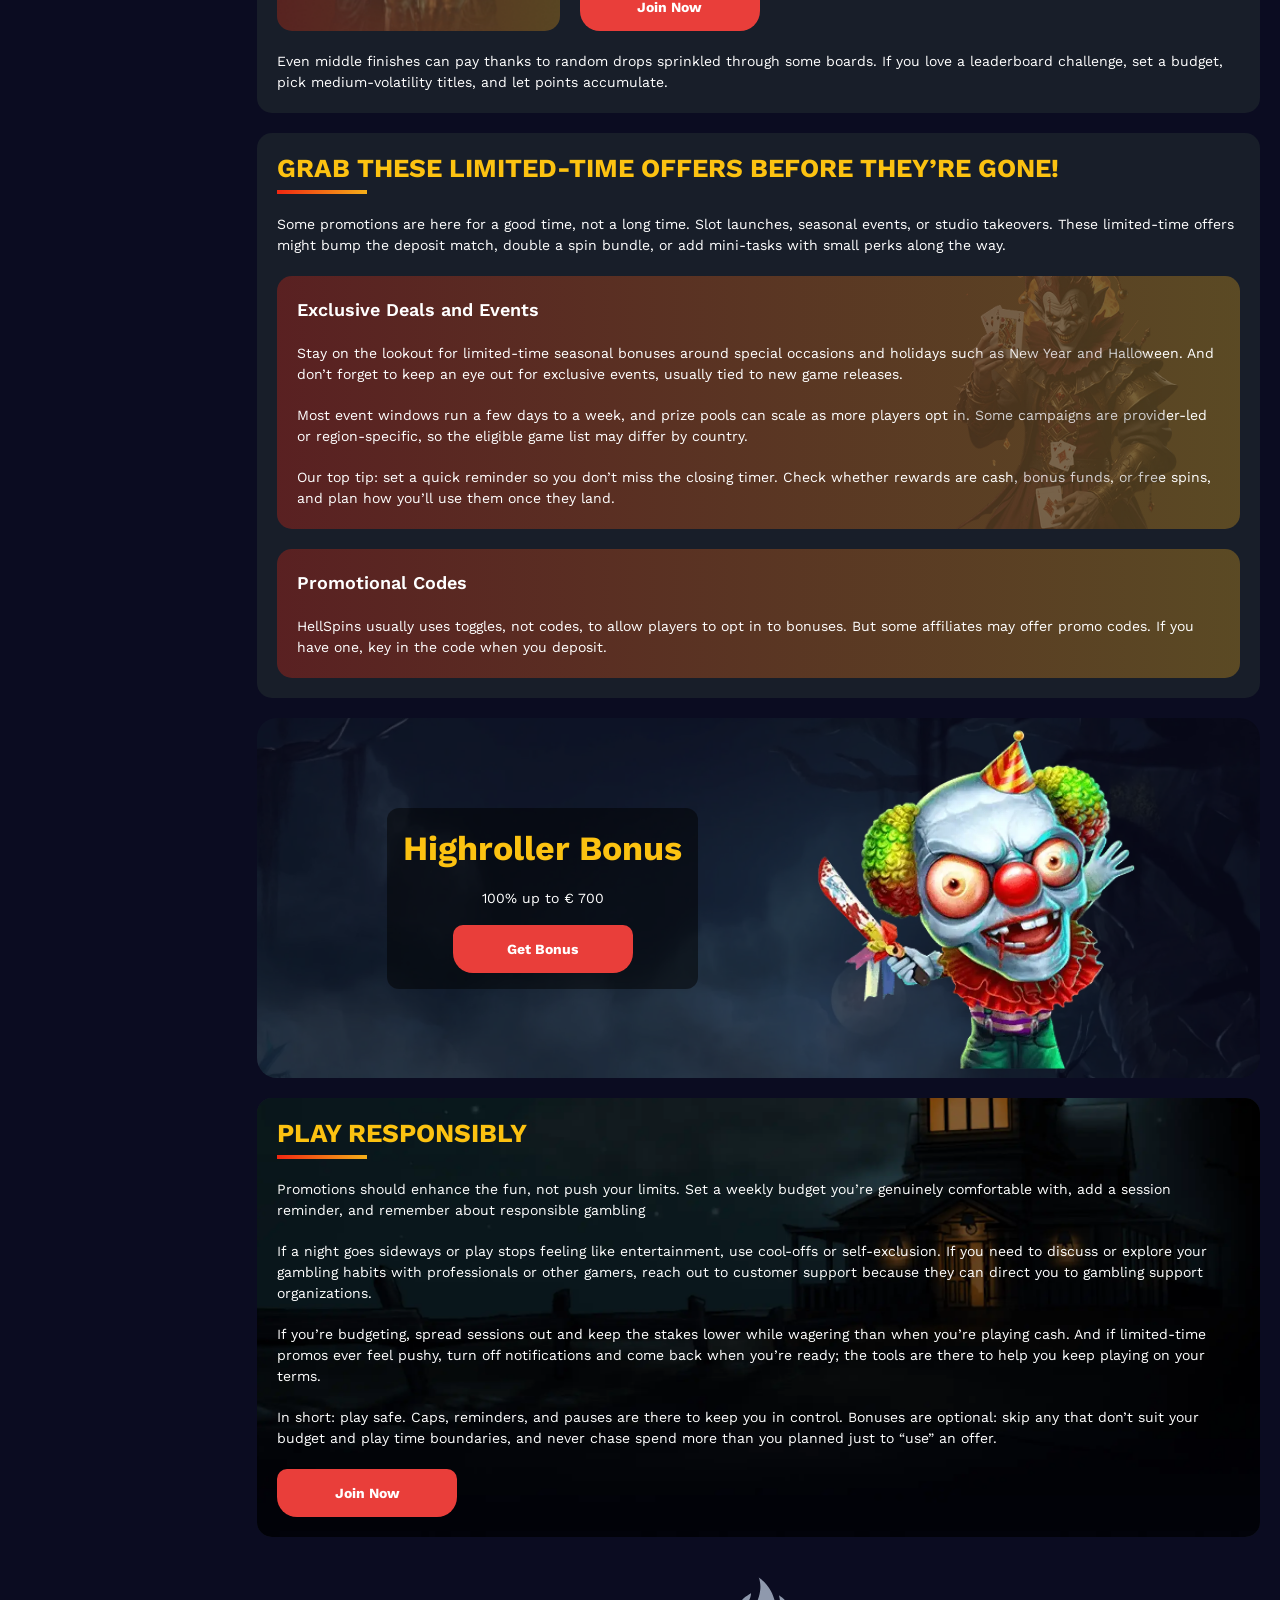
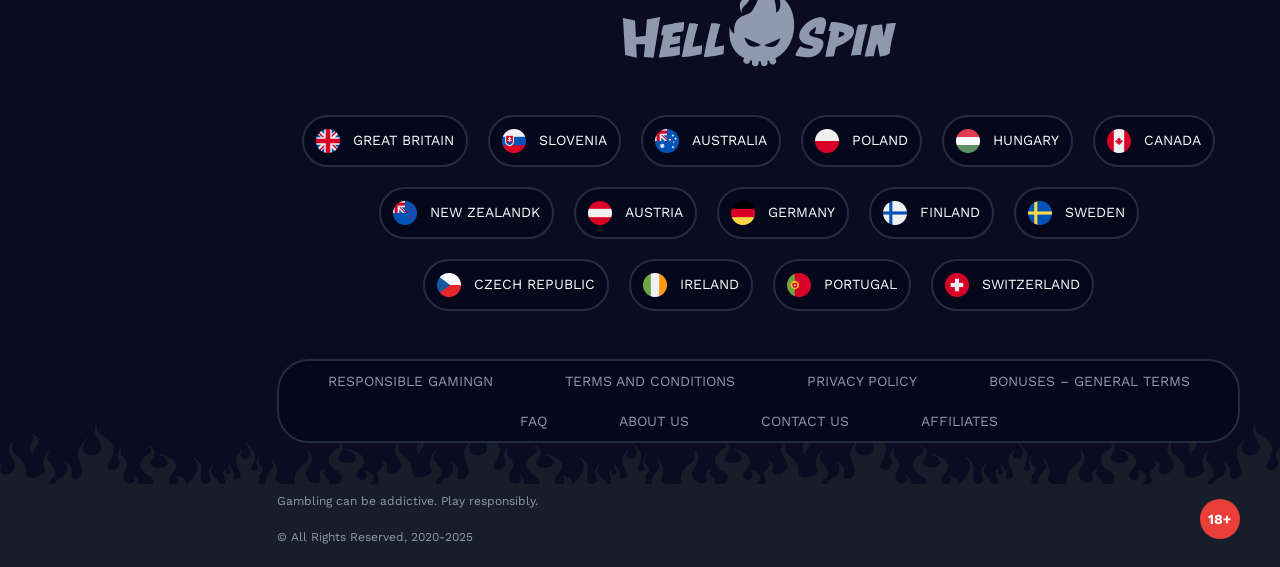
<file: bonus.html>
<!DOCTYPE html>
<html lang="en">
  <head>
    <meta charset="UTF-8" />
    <meta name="viewport" content="width=device-width, initial-scale=1.0" />
    <title>Exclusive Casino Promotions & Bonuses | HellSpins Casino</title>
    <meta
      name="description"
      content="Explore exclusive casino promotions at HellSpins: welcome package with bonus funds & free spins, weekly reload bonus, free‑spin deals, VIP club perks, tournaments, and limited‑time offers. Join today for exciting offers and the best deals."
    />
    <meta property="og:site_name" content="HellSpin Casino" />
    <meta
      property="og:title"
      content="Exclusive Casino Promotions & Bonuses | HellSpins Casino"
    />
    <meta property="og:type" content="website" />
    <meta property="og:url" content="http://hellspins.eu/bonus.html" />
    <meta property="og:image" content="og.png" />
    <meta property="og:image:alt" content="HellSpin Casino" />
    <meta property="og:locale" content="en" />
    <meta
      property="og:description"
      content="Explore exclusive casino promotions at HellSpins: welcome package with bonus funds & free spins, weekly reload bonus, free‑spin deals, VIP club perks, tournaments, and limited‑time offers. Join today for exciting offers and the best deals."
    />
      <link rel="canonical" href="http://hellspins.eu/bonus.html">
    <link rel="preconnect" href="https://fonts.googleapis.com" />
    <link rel="preconnect" href="https://fonts.gstatic.com" crossorigin />
   <link href="https://fonts.googleapis.com/css2?family=Work+Sans:ital,wght@0,100..900;1,100..900&display=swap" rel="stylesheet">
<link href="https://fonts.googleapis.com/css2?family=Roboto+Condensed:wght@100..700&display=swap" rel="stylesheet">

    <link rel="stylesheet" href="./css/reset.css" />
    <link rel="stylesheet" href="./css/main.css" />
    <link rel="stylesheet" href="./css/media.css" />
    <link rel="icon" href="./images/favicon.png" type="image/x-icon" />
    <script src="https://code.jquery.com/jquery-3.6.1.min.js" integrity="sha256-o88AwQnZB+VDvE9tvIXrMQaPlFFSUTR+nldQm1LuPXQ=" crossorigin="anonymous"></script>
    
   
  </head>
  <body>
    <header class="header">
      <section class="content header__content">
        <a href="/" class="logo header__logo"
          ><img src="./images/logo.svg" alt="logo" title=""
        /></a>
        <button class="header__btn-menu">
          <svg
            width="16px"
            height="16px"
            viewBox="0 0 16 16"
            xmlns="http://www.w3.org/2000/svg"
          >
            <rect y="0" width="16" height="3" rx="1.5"></rect>
            <rect y="6.5" width="16" height="3" rx="1.5"></rect>
            <rect y="13" width="16" height="3" rx="1.5"></rect>
          </svg>
        </button>
        <nav class="menu header__menu">
          <ul class="header__menu-list">
            <li><a href="/">Home</a></li>
            <li class="active"><a href="./bonus.html">Bonuses</a></li>
            <li><a href="./app.html">App</a></li>
          </ul>
          <div class="header__btn">
            <a
              href="#"
              class="header__button header__button-signin header__btn-signin"
              >Log in</a
            >
            <a
              href="#"
              class="header__button header__button-login header__btn-login"
              >Register now
            </a>
          </div>
        </nav>

        <a href="#" class="header__button header__button-signin">Log in</a>
        <a href="#" class="header__button header__button-login">Register now </a>

          <div class="header__language">
                <div class="header__flag-wrap">
                  <a class="header__country" href="#">
                    <span><img src="./images/flag/flag.png" alt=" Flag" title /></span>
                    
                  </a>
                </div>
                <div class="header__flag-menu">
                  <ul>
                    
                    <li>
                      <a href="#" class="header__flag-link">
                        <span>
                          <img src="./images/flag/flag.png" alt="flag" title />
                        </span>
                        <span>en</span>
                      </a>
                    </li>
                    <li>
                      <a href="#" class="header__flag-link">
                        <span>
                          <img src="./images/flag/flag-si.png" alt="flag" title />
                        </span>
                        <span>si</span>
                      </a>
                    </li>
                     <li>
                      <a href="#" class="header__flag-link">
                        <span>
                          <img src="./images/flag/flag-au.png" alt="flag" title />
                        </span>
                        <span>au</span>
                      </a>
                    </li>
                    <li>
                      <a href="#" class="header__flag-link">
                        <span>
                          <img src="./images/flag/flag-pl.png" alt="flag" title />
                        </span>
                        <span>pl</span>
                      </a>
                    </li>
                     <li>
                      <a href="#" class="header__flag-link">
                        <span>
                          <img src="./images/flag/flag-hu.png" alt="flag" title />
                        </span>
                        <span>hu</span>
                      </a>
                    </li>
                     <li>
                      <a href="#" class="header__flag-link">
                        <span>
                          <img src="./images/flag/flag-ca.png" alt="flag" title />
                        </span>
                        <span>ca</span>
                      </a>
                    </li>
                     <li>
                      <a href="#" class="header__flag-link">
                        <span>
                          <img src="./images/flag/flag-nz.png" alt="flag" title />
                        </span>
                        <span>nz</span>
                      </a>
                    </li>
                     <li>
                      <a href="#" class="header__flag-link">
                        <span>
                          <img src="./images/flag/flag-at.png" alt="flag" title />
                        </span>
                        <span>at</span>
                      </a>
                    </li>
                     <li>
                      <a href="#" class="header__flag-link">
                        <span>
                          <img src="./images/flag/flag-de.png" alt="flag" title />
                        </span>
                        <span>de</span>
                      </a>
                    </li>
                     <li>
                      <a href="#" class="header__flag-link">
                        <span>
                          <img src="./images/flag/flag-fi.png" alt="flag" title />
                        </span>
                        <span>fi</span>
                      </a>
                    </li>
                     <li>
                      <a href="#" class="header__flag-link">
                        <span>
                          <img src="./images/flag/flag-se.png" alt="flag" title />
                        </span>
                        <span>se</span>
                      </a>
                    </li>
                     <li>
                      <a href="#" class="header__flag-link">
                        <span>
                          <img src="./images/flag/flag-cz.png" alt="flag" title />
                        </span>
                        <span>cz</span>
                      </a>
                    </li>
                     <li>
                      <a href="#" class="header__flag-link">
                        <span>
                          <img src="./images/flag/flag-ie.png" alt="flag" title />
                        </span>
                        <span>ie</span>
                      </a>
                    </li>
                     <li>
                      <a href="#" class="header__flag-link">
                        <span>
                          <img src="./images/flag/flag-pt.png" alt="flag" title />
                        </span>
                        <span>pt</span>
                      </a>
                    </li>
                     <li>
                      <a href="#" class="header__flag-link">
                        <span>
                          <img src="./images/flag/flag-ch.png" alt="flag" title />
                        </span>
                        <span>ch</span>
                      </a>
                    </li>
                    
                  </ul>
                </div>
              </div>  
      </section>
    </header>
    <main class="main">
        <aside class="sidebar-wrapper">
        <section class="content sidebar">
          <ul class="sidebar__buttons">
            <li><a href="#">Fortune Wheel</a></li>
            <li><a href="#">Missions</a></li>
          </ul>
         
            <nav class="menu sidebar__menu">
            <ul>
              <li><a href="#"> <img
                src="./images/sidebar/sidebar-img1.svg"
                alt="Spiele"
                title
              />Game</a></li>
              <li>
                <a href="#"
                  ><img
                    src="./images/sidebar/sidebar-img2.svg"
                    alt="Live-Dealer"
                    title
                  />Live-Dealer</a
                >
              </li>
              <li><a href="./bonus.html"><img
                src="./images/sidebar/sidebar-img3.svg"
                alt="Aktionen"
                title
              /><span>4</span>Promotions</a>
            </li>
              <li>
                <a href="#">
                  <img
                    src="./images/sidebar/sidebar-img4.svg"
                    alt="Turniere"
                    title
                  /><span>2</span>Tournaments</a
                >
              </li>
             
              <li>
                <a href="#"
                  ><img
                    src="./images/sidebar/sidebar-img5.svg"
                    alt="Ruhmeshalle"
                    title
                  />Hall of fame</a
                >
              </li>
              <li>
                <a href="">
                  <img src="./images/sidebar/sidebar-img6.svg" alt="vip" title /> VIP</a
                >
              </li>
             
            </ul>
          </nav>
 <a href="#" class="sidebar__anwendung">
           <div class="sidebar__anwendung-wrap">
             <h5>Application</h5>
            <p>Download our app!</p>
           </div>
            <img src="./images/sidebar/sidebar-after-button.svg" alt="icon" title="">
          </a>
           <div class="sidebar__wrap">
          <button class="sidebar__links-button">
            Navigation 
          </button>
          <div class="sidebar__links">
            <ul class="sidebar__links-list">
              <li>
                <a
                  class="scroll"
                  href="#Introduction-to-Casino-Promotions"
                  title
                  >Introduction to Casino Promotions</a
                >
              </li>
              <li>
                <a
                  href="#Get-Started-with-Our-Generous-Welcome-Bonus"
                  title
                  >
Get Started with Our Generous Welcome Bonus
</a
                >
              </li>
              <li>
                <a
                  href="#Boost-Your-Balance-with-Weekly-Reload-Bonuses"
                  title
                  >Boost Your Balance with Weekly Reload Bonuses
</a
                >
              </li>
              <li>
                <a href="#Spin-to-Win-with-Our-Free-Spins-Offers" title
                  >Spin to Win with Our Free Spins Offers</a
                >
              </li>
              <li>
                <a href="#Loyalty-Rewards-&-VIP-Perks" title
                  >Loyalty Rewards & VIP Perks</a
                >
              </li>
              <li>
                <a href="#Get-Cashback-Every-Week!" title
                  >Get Cashback Every Week!
</a
                >
              </li>
              <li>
                <a href="#Join-Our-Exciting-Tournaments-and-Win-Big!" title
                  >Join Our Exciting Tournaments and Win Big!
</a
                >
              </li>
              <li>
                <a
                  href="#Grab-These-Limited‑Time-Offers-Before-They’re-Gone!"
                  title
                  >Grab These Limited‑Time Offers Before They’re Gone!
</a
                >
              </li>
              <li>
                <a href="#Play-Responsibly" title
                  >Play Responsibly</a
                >
              </li>
             
             
            </ul>
          </div>
          </div>
         
        </section>
      </aside>
      <section class="content__wrapper">
        <section class="content hero hero__content">
          <div class="background hero__background">
            <img src="./images/bonus/bg-bonus.webp" alt="hero" title />
          </div>

          <div class="hero__data hero__data-page">
             <ul
              class="breadcrumbs"
             
            >
              <li
                
              >
                <a href="/">
                  <span >home</span></a
                >
               
              </li>
              <li 
               
              >
                <a> <span >Bonuses</span></a>
                
              </li>
            </ul>
            <h1 class="title general hero__title">
             Exclusive Casino Promotions & Bonuses | HellSpins Casino
            </h1>
<p class="hero__text">Explore exclusive casino promotions at HellSpins: welcome package with bonus funds & free spins, weekly reload bonus, free‑spin deals, VIP club perks, tournaments, and limited‑time offers. Join today for exciting offers and the best deals.</p>
            <a href="#" class="button hero__button">Join Now</a>
          </div>
        </section>
        <section class="content page-nav">
          <div class="page-nav-button sidebar__links-button">
            Navigation 
          </div>
          <ul class="page-nav-list sidebar__links-list">
              <li>
                <a
                  class="scroll"
                  href="#Introduction-to-Casino-Promotions"
                  title
                  >Introduction to Casino Promotions</a
                >
              </li>
              <li>
                <a
                  href="#Get-Started-with-Our-Generous-Welcome-Bonus"
                  title
                  >
Get Started with Our Generous Welcome Bonus
</a
                >
              </li>
              <li>
                <a
                  href="#Boost-Your-Balance-with-Weekly-Reload-Bonuses"
                  title
                  >Boost Your Balance with Weekly Reload Bonuses
</a
                >
              </li>
              <li>
                <a href="#Spin-to-Win-with-Our-Free-Spins-Offers" title
                  >Spin to Win with Our Free Spins Offers</a
                >
              </li>
              <li>
                <a href="#Loyalty-Rewards-&-VIP-Perks" title
                  >Loyalty Rewards & VIP Perks</a
                >
              </li>
              <li>
                <a href="#Get-Cashback-Every-Week!" title
                  >Get Cashback Every Week!
</a
                >
              </li>
              <li>
                <a href="#Join-Our-Exciting-Tournaments-and-Win-Big!" title
                  >Join Our Exciting Tournaments and Win Big!
</a
                >
              </li>
              <li>
                <a
                  href="#Grab-These-Limited‑Time-Offers-Before-They’re-Gone!"
                  title
                  >Grab These Limited‑Time Offers Before They’re Gone!
</a
                >
              </li>
              <li>
                <a href="#Play-Responsibly" title
                  >Play Responsibly</a
                >
              </li>
             
             
          </ul>
        </section>

          <section
          class="content article"
          
        >
        <p>Finding exclusive casino promotions that are both generous and easy to understand shouldn’t be a guessing game. HellSpins keeps the moving parts visible: clear percentages, visible timers, and a simple toggle to opt in or out. Below you’ll find everything in one place: the welcome package, weekly reloads, free‑spin deals, VIP club rewards, weekly cashback (where available), tournaments, plus a few limited‑time extras.
</p>
        </section>
         <section class="content article" id="Introduction-to-Casino-Promotions">
            <h2 class="title high article__title">
         Introduction to Casino Promotions

            </h2>
            <p>Promotions exist to stretch playtime and add a bit of ceremony to good runs. HellSpins’s calendar is built around exciting offers you’ll actually use: deposit matches you can plan around, free‑spin bundles on featured games, and recurring weekly player benefits that don’t require hoops. New here? Start with the welcome package. Back again? The reload bonus on Fridays and lighter Monday spins keep things moving without pressure.
</p>
            <p>A quick tip: pick the best deals for your budget, not the biggest numbers on the page. If an offer doesn’t fit your week, you can skip it—another one will be along soon. When you’re ready, open the cashier, choose the bonus you want, and join today.
</p>
         </section>
           <section class="content banner banner__main">
            <div class="background banner__background">
              <img src="./images/main/banner-main1.webp" alt="banner" title />
            </div>
            <div class="banner__info">
             
              <h2 class="title high banner__title-main">
First Deposit Bonus
              </h2>
 <p class="banner__subtitle">100% up to € 100 + Instant Bonus round + 100 Free Spins</p>
              <a href="#" class="button banner__button">get bonus</a>
              
            </div>
          </section>
           <section class="content article" id="Get-Started-with-Our-Generous-Welcome-Bonus">
            <h2 class="title high article__title">
           Get Started with Our Generous Welcome Bonus

            </h2>
            <p>The welcome path is split across your first two deposits so you can ease in rather than burn through everything at once.
</p>
 <div class="article__box-wrap">
            <div class="background">
<img src="./images/bonus/bonus-img1.webp" alt="" title="">
          </div>
  <div class="article__box">
           <h3>What Is the Welcome Bonus?
</h3>
<p>Here’s how the sign-up bonus breaks down.</p>
           
           <ul>
         <li>First deposit offer — 100% up to €100 + 100 free spins on a spotlight slot (often a Pragmatic Play or BGaming hit such as Bigger Bass Bonanza). Spins usually arrive in daily batches, so you’re not forced into one long grind.</li>
         <li>Second deposit offer — 50% up to €200 + 50 free spins (frequently Book of Vikings or a similar crowd‑pleaser). Handy once you’ve found a few favourites.</li>
         <li>Highroller Bonus — 100% up to €700 (min deposit €300) as a high‑roller reward. Intended for a larger first deposit; described as for first‑time deposits.</li>
         <li>Live Casino Welcome Bonus — 100% up to €100 for live games (min deposit €20). Separate wagering and eligible titles from slots.</li>
         </ul>
         <p>Together, these welcome packages mix bonus funds for general play with spins for the casino’s best sellers.
</p>
          <a href="#" class="button">get bonus</a>
        
         </div>
          </div>
          <div class="article__box-wrap">
            <div class="background">
<img src="./images/bonus/bonus-img1.webp" alt="" title="">
          </div>
  <div class="article__box">
           <h3>How to Claim
</h3>
<p>Claiming the offer is simple and takes just a few steps.</p>
           
           <ol>
            <li>Create your account and confirm email/phone.</li>
            <li>Open the cashier and pick a payment method.</li>
            <li>Toggle the first deposit offer on the promo card.</li>
            <li>Deposit (check the minimum in your region).</li>
            <li>Bonus funds get credited instantly, while free spins may drop on a set schedule.</li>
            <li>When you’re ready, repeat the process for the second deposit.
</li>
        </ol>
        
          <a href="#" class="button">Join Now</a>
        
         </div>
          </div>
          <div class="article__box-wrap">
            <div class="background">
<img src="./images/bonus/bonus-img1.webp" alt="" title="">
          </div>
  <div class="article__box">
           <h3>Important Terms

</h3>
<p>Here are the bits most players check first:
</p>
          
           <ul>
            <li>Wagering: typically 35× the bonus; free‑spin winnings carry a similar rollover with a clear timer.
</li>
            <li>Validity: most parts give you 7 days;
</li>
            <li>Eligible games: slots count 100%; tables/live games contribute less or not at all.
</li>
            <li>Max bet while wagering: keep stakes under the limit shown to avoid voided progress.
</li>
            <li>One at a time: finish an active bonus before starting another.
</li>
         </ul>
         <p>If you’re unsure about a clause, tap More Info.
</p>
          <a href="#" class="button">get bonus</a>
       
         </div>
          </div>
           </section>
           <section class="content article" id="Boost-Your-Balance-with-Weekly-Reload-Bonuses">
            <h2 class="title high article__title">
           Boost Your Balance with Weekly Reload Bonuses

            </h2>
            <p>Once the sign‑up bonus is behind you, weekly rewards keep the rhythm going. They drop on predictable days, which makes it easy to plan a small top‑up around real life.
</p>
<ul class="article__list">
  <li>
    <div class="article__box-wrap article__box-wrapBonus">
            <div class="background">
<img src="./images/bonus/bonus-img2.webp" alt="" title="">
          </div>
  <div class="article__box">
    <h3>Weekly Reload Offers</h3>
   <p>With the Wednesday Reload Bonus, you can claim 50% up to €150 + 100 free spins tied to a specific slot. It pairs neatly with weekend tournaments and prize drops. Many regulars split the deposit into two smaller transfers to keep stakes modest while still collecting the spins.
</p>
<a href="#" class="button">get bonus</a>
  </div>
    </div>
</li>
  <li>
    <div class="article__box-wrap article__box-wrapBonus">
            <div class="background">
<img src="./images/bonus/bonus-img2.webp" alt="" title="">
          </div>
  <div class="article__box">
    <h3>Special Reload Promotions
</h3>
    <p>Expect holiday promotions and studio tie‑ins: new releases, seasonal themes, even big sports finals. These short windows sometimes raise the deposit match percentage or double the spin count. </p>
  <a href="#" class="button">get bonus</a>
  </div>
    </div>
  </li>
</ul>
           </section>
           <section class="content article" id="Spin-to-Win-with-Our-Free-Spins-Offers">
            
            <h2 class="title high article__title">
          Spin to Win with Our Free Spins Offers

            </h2>
            <p>Free spins are the easiest way to trial a slot without touching your cash balance. At HellSpins, they appear in multiple places: inside the welcome package, bundled with the Friday reload, tucked into pop‑up quests, and as occasional VIP milestones.

</p>
<h3>Free Spins Details</h3>
<p>Bundles set a sensible spin value (often €0.10–€0.20) and put rollover on spin winnings, not the face value of each spin. The featured games are from Pragmatic Play, BGaming, Red Tiger and others. If spins land in daily batches, that’s deliberate: it encourages short, focused sessions rather than one long slog.
</p>
<h3>Slot‑Specific Promotions</h3>
<p>At times, you’ll see promos tied to individual titles or providers. Current promotions are the following:
</p>
<ul>
  <li>Pragmatic Drops & Wins: Weekly wheel drops and daily tournaments on Pragmatic Play hits (e.g., Gates of Olympus 1000, Sweet Bonanza 1000). Random prize drops trigger during regular spins, and leaderboards pay by the event’s rules. No extra cost beyond qualifying spins. Many boards pay prizes as real cash. Prize pools can reach up to €100,000.
</li>
  <li>BGaming Drops: Daily and weekly cash‑prize campaigns across BGaming titles. Opt‑in happens inside the game. Simply look for the Coin to join. Random drops and event tournaments award prizes while you play.
</li>
</ul>
<p>If you’re on the lookout for slots bonuses, the lobby carousel highlights what’s hot this week.</p>
<a href="#" class="button">Join Now</a>
<div class="background-decor background-decorBonus">
<img src="./images/bonus/decor-women.png" alt="" title="">
            </div>
           </section>


              <section class="content banner banner__main">
            <div class="background banner__background">
              <img src="./images/bonus/banner-bonus1.webp" alt="banner" title />
            </div>
            <div class="banner__info">
             
              <h2 class="title high banner__title-main">
Second Deposit Bonus
              </h2>
 <p class="banner__subtitle">50% up to € 300 + 50 Free Spins</p>
              <a href="#" class="button banner__button">get bonus</a>
              
            </div>
          </section>
          <section class="content article article__loyalty" id="Loyalty-Rewards-&-VIP-Perks">
            <h2 class="title high article__title">
          Loyalty Rewards & VIP Perks
            </h2>
<p>The HellSpins loyalty program rewards consistent betting. You don’t need to be a highroller to join the VIP club at HellSpins and enjoy exclusive perks. 
</p>
<div class="article__box-wrap">
            <div class="background">
<img src="./images/bonus/bonus-img3.webp" alt="" title="">

          </div>
  <div class="article__box">
           <h3>Loyalty Points System

</h3>
<p>Qualifying wagers earn points automatically. Slots usually at a quicker clip than table games. Points convert to balance boosts or spin bundles with no extra hoops.</p>
         <div
         class="boxes">
           <ul>
          <li>Earning: happens in the background while you play.</li>
          <li>Converting: head to your profile to swap points for perks.</li>
          <li>Pacing: climb at your speed; weekend‑only players still progress.
</li>
         </ul>
          <div class="article__list-decor article__list-decorBonus">
<img src="./images/bonus/decor-bonus-img3.png" alt="" title="">
          </div>
       </div>
         </div>
          </div>
          <h3>VIP Tiers and Benefits
</h3>
<p>Progress through the club unlocks milestone rewards at a steady pace. As you move up, the perks grow from simple bonuses to more generous extras.
</p>
  <div class="features__table features__tableBonus">
            <table>
              <thead>
                 <tr>
                  <th>VIP level
</th>
                  <th>Reward on reaching the level

</th>
                </tr>
              </thead>
              <tbody>
             <tr>
              <td>1</td>
              <td>10 Free Spins</td>
             </tr>
             <tr>
              <td>2</td>
              <td>20 Free Spins</td>
             </tr>
             <tr>
              <td>3</td>
              <td>30 Free Spins</td>
             </tr>
             <tr>
              <td>4</td>
              <td>50 Free Spins + €5</td>
             </tr>
             <tr>
              <td>5</td>
              <td>100 Free Spins + €10

</td>
             </tr>
             <tr>
              <td>6</td>
              <td>1,000 CP + €15

</td>
             </tr>
             <tr>
              <td>7</td>
              <td>5,000 CP + €20

</td>
             </tr>
             <tr>
              <td>8</td>
              <td>15,000 CP + €50

</td>
             </tr>
             <tr>
              <td>9</td>
              <td>25,000 CP + €75</td>
             </tr>
             <tr>
              <td>10</td>
              <td>50,000 CP + €125</td>
             </tr>
             <tr>
              <td>11</td>
              <td>100,000 CP + €200

</td>
             </tr>
             <tr>
              <td>12</td>
              <td>200,000 CP + €500</td>
             </tr>
               
              </tbody>
            </table>
          </div>
          </section>
          <section class="content article" id="Get-Cashback-Every-Week!">
            <h2 class="title high article__title">Get Cashback Every Week!

            </h2>
            <p>A solid cashback bonus smooths out variance by returning a slice of net losses on a schedule. However, HellSpins does not offer a loss rebate or bonus funds in exchange for losses right now. Be sure to keep an eye on the promotions in case such a bonus appears in the future.
</p>
<h3>How Cashback Works</h3>
<p>Weekly cashback is a loss‑rebate applied to your results for a fixed weekly window. The system totals your eligible stakes and subtracts what you won back in the same window, along with any reversals or voided rounds. If the figure is negative, a percentage of that loss is returned to you.
</p>
<p>Here’s a simple picture: stake €400 on eligible slots and cash out €268 from wins. Your net result is –€132. At 10% cashback rate, the rebate would be €13.20.
</p>
<h3>Claiming Your Cashback</h3>
<p>Most of the time, you don’t need to do anything. Casinos will usually credit your cashback or rebate automatically as long as you meet the specified threshold.</p>
       <section class="content banner banner__btn ">
            <div class="background banner__background">
              <img src="./images/main/banner-main3.webp" alt="banner" title />
            </div>
            <div class="banner__info">
              <div class="banner__btn-main">
                <a
                  href="#"
                  class="button banner__button banner__button-app banner__button-ios"
                  >
                  <img src="./images/mobile/apple.svg" alt="icon" title>Download the </br> IOS app</a
                >
                <a
                  href="#"
                  class="button banner__button banner__button-app banner__button-android"
                  > <img src="./images/mobile/android.svg" alt="icon" title>Download  </br> the android app</a
                >
              </div>
              <img src="./images/logo-banner.svg" alt="" title>
            </div>
          </section>   
</section>
<section class="content article" id="Join-Our-Exciting-Tournaments-and-Win-Big!">
            <h2 class="title high article__title">
           Join Our Exciting Tournaments and Win Big!

            </h2>
            <p>Tournaments turn solo spins into a shared chase for the hefty prize pool. HellSpins runs overlapping daily races and multi‑day leaderboards. Some score by points per €1 wagered (great for steady, lower‑stakes runs), while others rank your best single‑spin multiplier (better for short, high‑variance bursts). The tournament section shows eligible titles, the timer, and how prizes are paid out.
</p>
<h3>Ongoing and Upcoming Tournaments</h3>
<p>Open Promo Hub → Tournament to see what’s running right now. Current rotations include:
</p>
<div class="article__box-flex article__box-flexMain">
<div>
  <ul>
    <li>Hellfire Race — €100 + 300 free spins
</li>
    <li>Inferno Race — €75 + 300 free spins
</li>
    <li>Spark Race — €50 + 300 free spins
</li>
  </ul>
  <a href="#" class="button">Join Now</a>
</div>
<div class="article__box-flexDecor">
  <img src="./images/bonus/decor1.png" alt="" title>
</div>
</div>
<p>Each event runs on a visible countdown and pays by leaderboard position. Some add random drops alongside the main ladder. Hit Participate, play the eligible slots while the timer is live, and watch your points update as you spin. New boards replace finished ones, so there’s usually something active.
</p>
<h3>How to Participate</h3>
<p>Joining a slot competition is straightforward. Simply opt in, play the eligible games, and watch your rank update live.
</p>
<div class="article__box-flex article__box-flexMain">
  <div class="article__box-flexDecor article__box-flexDecors">
  <img src="./images/bonus/decor2.png" alt="" title>
</div>
<div class="article__box-flexList">
  <ol>
    <li>Opt in if the card asks for it.
</li>
    <li>Play the listed games.
</li>
    <li>Keep an eye on your position in the leaderboard.
</li>
    <li>When the clock hits zero, prizes (whether bonus cash, free spins, or loyalty points) are paid according to the ladder.
</li>
  </ol>
   <a href="#" class="button">Join Now</a>
</div>
</div>
<p>Even middle finishes can pay thanks to random drops sprinkled through some boards. If you love a leaderboard challenge, set a budget, pick medium‑volatility titles, and let points accumulate.</p>
</section>
 <section class="content article" id="Grab-These-Limited‑Time-Offers-Before-They’re-Gone!">
            <h2 class="title high article__title">
          Grab These Limited‑Time Offers Before They’re Gone!

            </h2>
            <p>Some promotions are here for a good time, not a long time. Slot launches, seasonal events, or studio takeovers. These limited‑time offers might bump the deposit match, double a spin bundle, or add mini‑tasks with small perks along the way.
</p>
<div class="article__wraper">
 
  <h3>Exclusive Deals and Events</h3>
  <p>Stay on the lookout for limited-time seasonal bonuses around special occasions and holidays such as New Year and Halloween. And don’t forget to keep an eye out for exclusive events, usually tied to new game releases.
</p>
  <p>Most event windows run a few days to a week, and prize pools can scale as more players opt in. Some campaigns are provider‑led or region‑specific, so the eligible game list may differ by country. 
</p>
  <p>Our top tip: set a quick reminder so you don’t miss the closing timer. Check whether rewards are cash, bonus funds, or free spins, and plan how you’ll use them once they land.</p>
 <div class="background-decor">
<img src="./images/bonus/decor3.png" alt="" title>
  </div>
</div>
<div class="article__wraper">
  <h3>Promotional Codes
</h3>
  <p>HellSpins usually uses toggles, not codes, to allow players to opt in to bonuses. But some affiliates may offer promo codes. If you have one, key in the code when you deposit.
</p>
</div>
 </section>
   <section class="content banner banner__main">
            <div class="background banner__background">
              <img src="./images/main/banner-main4.webp" alt="banner" title />
            </div>
            <div class="banner__info">
              
              <h2 class="title high banner__title-main">
  Highroller Bonus
              </h2>
<p class="banner__subtitle">100% up to € 700</p>
              <a href="#" class="button banner__button">get bonus</a>
              
            </div>
          </section>
          <section
          class="content article article__responsibly"
          id="Play-Responsibly"
        >
         <div class="background background__responsibly">
              <img src="./images/main/main-img5.webp" alt="banner" title />
               
            </div>
           <div class="article__box-wrap ">
        
           <h2 class="title high banner__title-main">
Play Responsibly
              </h2>
          <p>Promotions should enhance the fun, not push your limits. Set a weekly budget you’re genuinely comfortable with, add a session reminder, and remember about responsible gambling</p>
          <p>If a night goes sideways or play stops feeling like entertainment, use cool‑offs or self‑exclusion. If you need to discuss or explore your gambling habits with professionals or other gamers, reach out to customer support because they can direct you to gambling support organizations. 
</p>
          <p>If you’re budgeting, spread sessions out and keep the stakes lower while wagering than when you’re playing cash. And if limited‑time promos ever feel pushy, turn off notifications and come back when you’re ready; the tools are there to help you keep playing on your terms.
</p>
          <p>In short: play safe. Caps, reminders, and pauses are there to keep you in control.
Bonuses are optional: skip any that don’t suit your budget and play time boundaries, and never chase spend more than you planned just to “use” an offer. 
</p>
          
              <a href="#" class="button ">Join Now</a>
          
           </div>
          
        </section>
  <footer class="content footer">
      
      <section class=" footer__content">
        
        <a href="#" class="logo footer__logo"
          ><img src="./images/footer-logo.svg" alt="logo" title
        /></a>
         <ul class="footer__country-list">
          
          <li>
            <a href="#" class="footer__country-item">
              <span
                ><img
                  src="./images/flag/flag.png"
                  alt=""
                  title
              /></span>
              <span>Great Britain</span></a
            >
          </li>
           <li>
            <a href="#" class="footer__country-item">
              <span
                ><img src="./images/flag/flag-si.png" alt="Slotsgem Slovakiet" title
              /></span>
              <span>Slovenia</span></a
            >
          </li>
          <li>
            <a href="#" class="footer__country-item">
              <span
                ><img
                  src="./images/flag/flag-au.png"
                  alt=""
                  title
              /></span>
              <span>Australia</span></a
            >
          </li>
          <li>
            <a href="#" class="footer__country-item">
              <span
                ><img src="./images/flag/flag-pl.png" alt="" title
              /></span>
              <span>Poland</span></a
            >
          </li>
          <li>
            <a href="#" class="footer__country-item">
              <span
                ><img src="./images/flag/flag-hu.png" alt="" title
              /></span>
              <span>Hungary</span></a
            >
          </li>
          <li>
            <a href="#" class="footer__country-item">
              <span
                ><img src="./images/flag/flag-ca.png" alt="" title
              /></span>
              <span>CANADA</span></a
            >
          </li>
         
          <li>
            <a href="#" class="footer__country-item">
              <span
                ><img src="./images/flag/flag-nz.png" alt="" title
              /></span>
              <span>New Zealandk</span></a
            >
          </li>
          <li>
            <a href="#" class="footer__country-item">
              <span
                ><img src="./images/flag/flag-at.png" alt="" title
              /></span>
              <span>Austria</span></a
            >
          </li>
          <li>
            <a href="#" class="footer__country-item">
              <span
                ><img src="./images/flag/flag-de.png" alt="" title
              /></span>
              <span>Germany</span></a
            >
          </li>
          <li>
            <a href="#" class="footer__country-item">
              <span
                ><img src="./images/flag/flag-fi.png" alt="" title
              /></span>
              <span>Finland</span></a
            >
          </li>
          <li>
            <a href="#" class="footer__country-item">
              <span
                ><img src="./images/flag/flag-se.png" alt="" title
              /></span>
              <span>Sweden</span></a
            >
          </li>
          <li>
            <a href="#" class="footer__country-item">
              <span
                ><img
                  src="./images/flag/flag-cz.png"
                  alt=""
                  title
              /></span>
              <span>Czech Republic</span></a
            >
          </li>
          <li>
            <a href="#" class="footer__country-item">
              <span
                ><img
                  src="./images/flag/flag-ie.png"
                  alt=""
                  title
              /></span>
              <span>Ireland</span></a
            >
          </li>
          <li>
            <a href="#" class="footer__country-item">
              <span
                ><img
                  src="./images/flag/flag-pt.png"
                  alt=""
                  title
              /></span>
              <span>Portugal</span></a
            >
          </li>
          <li>
            <a href="#" class="footer__country-item">
              <span
                ><img src="./images/flag/flag-ch.png" alt="Slotsgem Greke" title
              /></span>
              <span>Switzerland</span></a
            >
          </li>
         
        </ul>
        <ul class="footer__menu">
          <li><a href="#">RESPONSIBLE GAMINGN</a></li>
          <li><a href="#">TERMS AND CONDITIONS</a></li>
          <li><a href="#">PRIVACY POLICY</a></li>
          <li><a href="#">BONUSES – GENERAL TERMS</a></li>
          <li><a href="#">FAQ</a></li>
          <li><a href="#">ABOUT US</a></li>
          <li><a href="#">CONTACT US</a></li>
          <li><a href="#">AFFILIATES</a></li>
        </ul>
       
        <div class="footer__wrap">
        <div>
          <p>
           Gambling can be addictive. Play responsibly.
          </p>
          <p>&copy; All Rights Reserved, 2020-2025</p>
        </div>
          <img src="./images/age.svg" alt="age" title />
        </div>
      </section>
    
    </footer>
        <div class="" onclick="scrollToTop()">
          <button class="main__arrow" id="scrollToTopBtn"></button>
        </div>
      </section>
    </main>
   
<img src="./images/footer-decor.svg" alt="decor" title="" class="footer__decor">
    <script src="./js/sidebar.js"></script>
    <script src="./js/expander.js"></script>
    <script src="./js/arroUp.js"></script>
    <script src="./js/mobile-menu.js"></script>
    <script src="./js/anchor.js"></script>
 <script src="./js/flag.js"></script>
   
    
  </body>
</html>
</file>
<file: css/main.css>
html {
  -webkit-text-size-adjust: 100%;
  scroll-behavior: smooth;
  overflow-x: hidden;
}

body {
  display: block;
  position: relative;
  width: 100%;
  background: #0b0c21;
font-family: "Work Sans", sans-serif;
  font-size: 14px;
  font-weight: 400;
  line-height: 150%;
  text-align: left;
  color: #ffffff;
  overflow-x: hidden;
}

.no-scroll {
  overflow-y: hidden;
}
body.no-scroll {
  overflow-y: hidden;
}

html.no-scroll,
body.no-scroll {
  overflow: hidden;
  height: 100%;
}

.content {
  display: block;
  position: relative;
  width: 100%;
  max-width: 1163px;
  /* overflow: hidden; */
  border-radius: 15px;
  background: #181E29;

  padding: 20px;
  margin: 0 auto 20px auto;
}

h1,
h2,
h3,
h4,
.title {
  display: block;
  position: relative;
  font-size: 34px;
  font-weight: 900;
  line-height: 40px;
  text-align: center;
  color: #FCC211;
  text-transform: uppercase;
}

h2,
.title.high {
  display: flex;

  justify-content: flex-start;
  align-items: center;
  font-size: 26px;
  line-height: 120%;
  font-weight: 700;
  text-align: left;
 padding-bottom: 10px;
  
}

h2::after{
  content: ''; 
  display: block;
  position: absolute; 
  top: 0;
  left: 0;
  right: 0;
  bottom: 0;
  padding-bottom: 4px;
background: linear-gradient(90deg, #F12711 0%, #F5AF19 100%);
width: 90px;
mask: linear-gradient(#fff 0 0) content-box, linear-gradient(#fff 0 0);
    -webkit-mask-composite: destination-out;
  border-radius: 0; 
 mask-composite: exclude;
  
}

h3,
title.medium {
  font-size: 18px;
  font-weight: 600;
  line-height: 150%;
  color: #FFFFFF;
  text-transform: none;
  text-align: left;
}
h4,
title.mini {
  font-size: 28px;
  font-weight: 900;
  line-height: 32px;
  text-align: center;
  color: #FCC211;
}

article > *,
.article > *,
.desk > * {
  margin-top: 20px;
}

article > *:first-child,
.article > *:first-child,
.desk > *:first-child {
  margin-top: 0 !important;
}

article > h2,
.article > h2,
.desk > h2 {
  margin-top: 32px;
}

article > h3,
.article > h3,
.desk > h3 {
  margin-top: 16px;
}
article > h4,
.article > h4,
.desk > h4 {
  margin-top: 16px;
}

.button {
  position: relative;
  min-width: 180px;
  height: 48px;
 background: #E93E3A;
  overflow: hidden;
  font-size: 14px;
  font-weight: 700;
  line-height: 24px;
  text-align: center;
  text-decoration: none;
  text-transform: capitalize;
  color: #ffffff;
  white-space: nowrap;
  cursor: pointer;
  border-radius: 10px 10px 20px 20px;
  padding: 10px 15px;
  margin: 0 auto;
  transition: all 0.5s;
}

a.button {
  display: flex;
  justify-content: center;
  align-items: center;
}

.button:hover {
  transform: scale(1.1);
}

.header__button {
  position: relative;
  min-width: 128px;
  height: 48px;
  font-size: 14px;
  font-weight: 700;
  line-height: 24px;
  text-align: center;
  text-decoration: none;
  text-transform: capitalize;
  white-space: nowrap;
  cursor: pointer;
  margin: 0 auto;
  padding: 12px;
  transition: all 0.5s;
}

.header__button-signin {
 background: #23293A;
  color: #FFF5D6;
  border-radius: 20px 20px 10px 10px;
  margin-left: auto;
  margin-right: 8px;
}

.header__button:hover {
  transform: scale(1.1);
}

.header__button-login {
  background: #FCC211;
  color: #05071A;
  border-radius: 10px 10px 20px 20px;
  margin-left: 0;
  margin-right: 24px;
}



.header,
.main,
.footer {
  display: flex;
  position: relative;
  justify-content: space-between;
  align-items: center;
  width: 100%;
  max-width: 1440px;
  padding: 20px;
  margin: 0 auto;
}

.background,
.hero__background {
  display: block;
  position: absolute;
  bottom: 0;
  left: 0;
  height: 100%;
  width: 100%;
  overflow: hidden;
}

.background img,
.hero__background img {
  position: relative;
  display: block;
  width: 100%;
  height: 100%;
  object-fit: cover;
}
.images img {
  border-radius: 3px;
  width: 100%;
  height: 100%;
  overflow: hidden;
  display: block;
}

/* -------------------HEADER---------------- */

.header {
  position: fixed;
  top: 0;
  left: 0;
  right: 0;
  background: #05071A;
  
  width: 100%;
  max-width: 100%;
  padding: 0;
  z-index: 100;
}

.header__content {
  display: flex;
  align-items: center;
  flex-direction: row;
  max-width: 1440px;
  max-height: 80px;
  border-radius: 0;
  background: #05071A;
 
  padding: 15px 20px;
  margin-bottom: 0;
}

.logo {
  display: block;
  position: relative;
  max-width: 130px;
  flex: 0 0 130px;
  margin-right: 108px;
  padding: 20px 0;
  transition: all 0.5s;
}

.logo__features,.banner__btnLogo{
transition: all 0.5s;
}
.logo__features:hover,.banner__btnLogo:hover,
.logo:hover {
  transform: scale(1.1);
}

.logo__features{
  max-width:  478px;
  /* flex: 0 0 478px; */
}

.logo img {
  display: block;
  position: relative;
  width: auto;
  max-height: 50px;
}

.header__menu {
  display: flex;
  white-space: nowrap;
  max-height: calc(100vh - 60px);
  overflow: auto;
}

.header__menu-list {
  display: flex;
  flex: 1 1 auto;
  flex-direction: row;
  justify-content: center;
  align-items: center;
  white-space: nowrap;
  gap: 32px;
}

.header__menu-list li {
  display: block;
  text-align: left;
  text-transform: capitalize;
  line-height: 24px;
  transition: all 0.5s;
}

.header__menu-list li a {
  display: block;
  color: #ffffff;
  font-weight: 700;
  line-height: 24px;
  padding: 20px 10px;
  
}
.header__menu-list li.active a{
   color: #E93E3A;
   
}

.header__menu li:hover a {
  color: #E93E3A;
 
}

.header__country span:last-child {
  color: #ffffff;
  font-weight: 500;
  font-size: 14px;
  line-height: 100%;
  text-transform: uppercase;
  transition: all 0.5s;
}

.header__country img,
.header__flag-link img {
  width: 24px;
  height: 24px;
  vertical-align: middle;
}

.header__menu-list li {
  display: block;
  text-align: left;
  transition: all 0.5s;
}

.header__country::after{
  content: "";
    position: absolute;
    display: block;
    width: 14px;height: 14px;
    top: 50%;
    transform: translateY(-50%);
    right: 20px;
    background: url(../images/faq-arrowDown.svg)no-repeat center center / contain;
    transition: transform 0.3s ease-in-out;
}

.header__country.active::after{
  transform: translateY(-50%) rotate(180deg);
  
}

.header__country span:last-child{
  color: #ffffff;
  font-weight: 500;font-size: 14px;
  line-height: 100%;
  text-transform: uppercase;
  
}

.header__country img,.header__flag-link img{
  width: 24px;height: 24px;
  vertical-align: middle;
}

.header__menu-list li {
  display: block;
  text-align: left;
  transition: all 0.5s;
}

.header__menu-list li a {
  display: block;
  color: #ffffff;
  font-weight: 400;
  padding: 10px 0;
  
  
}

.header__country {
  display: flex;
  align-items: center;
  gap: 8px;
  border-radius: 20px;
  padding: 8px 45px 8px 8px;
  margin-left: auto;
}

.header__language {
  position: relative;
  
}

.header__country span:last-child {
  color: #ffffff;
  font-weight: 500;
  font-size: 14px;
  line-height: 100%;
  text-transform: uppercase;
  transition: all 0.5s;
}

.header__country img,
.header__flag-link img {
  width: 24px;
  height: 24px;
  vertical-align: middle;
}

.header__flag-menu {
  /* display: none; */
  position: absolute;
  top: 40px;
 right: 0;
  height: auto;
  border-bottom-right-radius: 12px;
  border-bottom-left-radius: 12px;
 background: #05071A;

  z-index: 9999;
  transform: translateY(-10px);
    opacity: 0;
    visibility: hidden;
    transition: all 0.5s 
ease;
  top: calc(100% + 5px);
  max-height: calc(100vh - 64px);
  padding: 4px 0 8px 0;
  
}

.header__flag-menu.active::-webkit-scrollbar {
  display: none;
}


.header__flag-link {
  display: flex
;
  flex-direction: row;
  align-items: center;
  justify-content: center;
  padding: 0 13px ;
  gap: 9px;
}
.header__flag-menu.active {
  display: block;
}

.header__flag-menu.active {
    display: block;
    overflow-y: auto;
    /* max-height: calc(100vh - 80px); */
    transform: translateY(0);
    opacity: 1;
    visibility: visible;
}

.header__flag-menu ul li{
  padding: 7px 0;
}

.header__flag-menu ul li:hover{
background: #23293A;

}
.header__flag-menu ul li + li {
  margin-top: 8px;
}

.header__flag-link:last-child span {
  font-weight: 500;
  color: #ffffff;
  text-transform: uppercase;
  display: flex;
  flex: 0 0 24px;
}



.sidebar__country span {
  display: inline-block;
}

.sidebar__country-menu img {
  width: 24px;
  height: 24px;
  vertical-align: middle;
  margin-right: 10px;
}

.header__country.active {
  border-bottom-right-radius: 0;
  border-bottom-left-radius: 0;
}


.header__btn {
  display: none;
}
/* -------------- header__btn-menu-----------*/

.header__btn-menu {
  display: block;
  flex: 0 1 auto;
  min-width: 0;
  background: #05071A;
  border: 1px solid #FCC211;
  padding: 12px;
  order: 3;
  margin-left: 8px;
  transition: all 0.5s;
}

svg {
  position: relative;
  fill: #FCC211;
  line-height: 1;
  vertical-align: 1;
}

.header__btn-menu {
  display: none;
}

/* -------------main------------- */
.main {
  padding-top: 100px;
  padding-bottom: 0;
  z-index: 1;
}

.content__wrapper {
  display: block;
  position: relative;
  flex: 1 1 100%;
  margin-left: 20px;
}

/* -------------sidebar--------- */

.sidebar-wrapper {
  display: block;
  position: relative;
  align-self: stretch;
  flex: 0 0 217px;
   
}
.sidebar {
  position: sticky;
  position: fixed;
  width: 217px;
  top: 80px;
  
  bottom: 20px;
  background: transparent;
  padding: 20px 0 0 0;
  overflow: auto;
  border-radius: 10px;
  
  max-height: calc(100vh - 100px);


  margin-bottom: 0;
}

.sidebar::-webkit-scrollbar {
  display: none;
}
 .sidebar__wrap{
  background: #181E29;
  padding: 20px 10px;
border-radius: 12px;

} 

.sidebar__anwendung{
  display: block;
  background: #181E29;
border-top: 2px solid #181E29;
border-radius: 5px;
display: flex;
justify-content: space-around;
align-items: center;
margin-bottom: 10px;
}
.sidebar__anwendung-wrap{
  text-align: left;
}
.sidebar__anwendung-wrap h5{
  color: #ffffff;
  font-weight: 900;font-size: 16px;line-height: 100%;
  margin-bottom: 5px;
}

.sidebar__anwendung-wrap p{
  font-weight: 400;font-size: 9px;line-height: 12px;color: #BA9CB4;
}

.sidebar__menu ul li{display: flex;}

.sidebar__menu ul li a {
  display: block;
  position: relative;
  font-size: 14px;
  font-weight: 700;
  line-height: 24px;
  color: #FFFFFF;
  align-items: center;
  width: 100%;
  /* padding-top: 16px;
  padding-bottom: 16px; */
  transition: all 0.5s;
  display: flex;
}



.sidebar__menu ul li a span{
  width: 16px;
  position: absolute;
    left: 35px;
    top: -5px;
  height: 16px;
background: #E93E3A;
color: #ffffff;
display: flex;
align-items: center;justify-content: center;
font-size: 12px;
line-height: 24px;font-weight: 400;
border-radius: 50%;

}

.sidebar__buttons{
/* background: #0B0C21; */
margin-bottom: 10px;}


.sidebar__buttons li a{
  display: flex
;
    align-items: center;
    justify-content: center;
  position: relative;
  display: block;
  min-width: 217px;
  height: 60px;
  background: linear-gradient(180deg, #F0CE58 0%, #C25630 65%);
  border-radius: 10px;
  color: #ffffff;
  font-size: 14px;line-height: 100%;
  font-weight: 700;
  text-align: center;
  padding: 20px;
  transition: all 0.5s;
  overflow: hidden;

}

.sidebar__buttons li a:hover{
  background: linear-gradient(0deg, #F0CE58 0%, #C25630 65%);
}

.sidebar__buttons li:nth-child(1) a::before,.sidebar__buttons li:nth-child(2) a::before{
  content: '';
  display: block;
  position: absolute;
  width: 40px;
  height:40px;
  left: -5px;
  bottom: 0;
background: url(../images/sidebar/sidebar-before-button1.svg) no-repeat center center / contain;
}

.sidebar__buttons li:nth-child(2) a::before{
  width: 67px;
  height: 100%;
  background: url(../images/sidebar/sidebar-before-button2.svg) no-repeat center center / contain;
}
.sidebar__buttons li + li {
  margin-top: 10px;
}

.sidebar__buttons ul{
  margin-bottom: 10px;
}
.sidebar__menu ul li:hover a {
  color: #E93E3A;
}

.sidebar__menu ul li:hover img  {
 filter: brightness(0) saturate(50%) invert(24%) sepia(100%) saturate(10000%) hue-rotate(30deg) brightness(100%);

  /* filter: brightness(0) saturate(100%) invert(24%) sepia(100%) saturate(10000%) hue-rotate(0deg) brightness(100%); */


}
.sidebar__menu ul li + li {
  margin-top: 16px;
}
.sidebar__menu li a img {
  min-width: 32px;
  min-height: 32px;
 
  margin-right: 24px;
  vertical-align: middle;
  
}
.sidebar__menu{
  background: #181E29;
  border-radius: 12px;
padding: 20px 10px;
  margin-bottom: 10px;

}


.sidebar__links-button {
  position: relative;
  font-size: 16px;
  font-weight: 700;
  color: #FFFFFF;
  text-align: left;
  line-height: 20px;
background: linear-gradient(180deg, #F0CE58 0%, #C25630 65%);

  white-space: normal;
 border-radius: 4px;
  margin-bottom: 16px;
  cursor: pointer;
  width: 100%;
  padding: 8px 48px 8px 8px;
  transition: all 0.5s;
  transition: all 0.5s linear;
}

.sidebar__links-button::after {
  content: "";
  display: block;
  position: absolute;
  right: 8px;
  top: 50%;
  transform: translateY(-50%);
  width: 20px;
  height: 20px;
  background: url(../images/sidebar/sidebar-arrowDown.svg) no-repeat center center / contain;
  transition: all 0.5s;
}

.sidebar__links-button.active::after {
 transform: translateY(-50%) rotate(180deg);
}

.sidebar__links-list li a {
  display: block;
  color: #FFFFFF;
  transition: all 0.5s;
}


.sidebar__links-list li a:hover {
  color: #E93E3A;
  font-weight: 500;
  
}

.sidebar__links-list li + li {
  padding-top: 12px;
}

.page-nav-button {
  margin-bottom: 0;
}

.page-nav {
  display: none;
}

.sidebar__links-list,
.page-nav-list {
  overflow: hidden;
  max-height: 0;
  transition: max-height 0.5s ease;
}

.sidebar__links-list.active,
.page-nav-list.active {
  display: block;
  /* max-height: 1000px; */
}

.page-nav-list.active {
  margin-top: 20px;
}

/* -----------hero------ */

.hero {
  min-height: 445px;
  padding: 0;
  display: flex;align-items: center;
  padding: 20px;
}

.hero__data {
  display: flex;
  flex-direction: column;
  justify-content: center;
  align-items: flex-start;
  position: relative;
  max-width: 650px;
  padding: 15px;
}

.hero__title {
  text-align: left;
  margin-bottom: 24px;
}

.hero__rating {
  display: flex;
  justify-content: left;
  align-items: center;
  margin-bottom: 16px;
  opacity: 0.8;
}

.hero__text{
  font-weight: 500;line-height: 135%;
  text-transform: uppercase;
  margin-bottom: 24px;
}

.hero__rating p {
  font-weight: 500;
  line-height: 24px;
  text-transform: uppercase;
  margin-right: 16px;
}
.hero__rating span {
  display: flex;
  align-items: center;
  white-space: nowrap;
}



.hero__button{
  margin-left: 0;
}
/* ------------features----------- */
.features__link {
  color: #fdcd0b;
}
.features p  {
  margin-top: 20px;
}

.features__table table {
  position: relative;
  width: 100%;
  overflow: hidden;
  border-radius: 15px;
  /* margin-top: 16px;
  margin-bottom: 16px; */
}

.features__tableBonus table{
  margin-bottom: 0;
}
/* .features__table table::after, */

.article  ul li::after,

.review__wrapper::after,
.article ol li::after,.faq__subtitle::before,.faq__answer::after{
  content: ''; 
  display: block;
  position: absolute; 
  top: 0;
  left: 0;
  right: 0;
  bottom: 0;
  padding: 4px;
background: linear-gradient(90deg, #F12711 0%, #F5AF19 100%) ;
mask: linear-gradient(#fff 0 0) content-box, linear-gradient(#fff 0 0);
    -webkit-mask-composite: destination-out;
  border-radius: 15px; 
  mask-composite: exclude;
}
.article  ul li::after,.article ol li::after{
  border-radius: 12px;
}




.features__tableBonus tr{
  display: table;
}

.features__table,.article__statistic ,.table__wrapper,.rating__table

 { border-collapse: collapse;
    position: relative;
   background: linear-gradient(90deg, #F12711 0%, #F5AF19 100%) border-box;
    border: 4px solid transparent;
    border-radius: 15px;

}
.rating__table{
  position: relative;
}



.table-border {
    overflow-x: auto;
    position: relative;
}


.features__table table tbody,.features__table table thead {
  display: block;
  width: 100%;
  
  overflow: hidden;
  background: #14152D;

}

/* table tr:first-child td, */
.features__list .features__subtitle {
  font-size: 24px;
  font-weight: 900;
  line-height: 28.8px;
  background: linear-gradient(0deg, #14152d 0%, #45465e 100%);
  color: #fdcd0b;
  padding: 7.5px;
}
table{
  position: relative;
}

table tr {
  width: 100%;
  display: flex;
  background: #181E29;

}
.features__table tr{
  display: table;
}

table thead tr {
  background: linear-gradient(90deg, #F12711 0%, #F5AF19 100%);

}

table tr td,table tr th  {
  width: 50%;
  font-size: 14px;
  white-space: normal;
  text-align: left;
  
  line-height: 135%;
  padding: 12px 20px;
}
table tr th  {
  color: #000000;
  font-weight: 700;
 
  text-transform: uppercase;
}

table tr:not(:last-child) td{
border-bottom: 2px solid #FCC211;
}

table tr td:first-child {
  border-right: 2px solid #FCC211;
}

/* tr:first-child td {
  white-space: nowrap;
} */

.features__list {
  display: flex;
  justify-content: center;
  width: 100%;
  
  overflow: hidden;
  
  gap: 20px;
  margin-top: 20px;
}

.features__info {
  position: relative;
  width: 50%;
  background: #14152D;
border: 1px solid #FCC211;
border-radius: 15px;
padding: 20px;
}

.features__list .features__subtitle {
  font-size: 20px;line-height: 16px;color: #FFFFFF;
border: none;
background: none;
padding: 0;
  margin-bottom: 0;
}
.features__list .features__subtitle img{
  width: 30px;height: 30px;
  margin-right: 12px;
}

.features__info ul li {
  position: relative;
  font-size: 14px;
padding: 5px 5px 5px 60px;
}

.features__list-positive,
.features__list-negative{
  margin-top: 16px;
}

.features__list-positive li::before,
.features__list-negative li::before {
  content: "";
  position: absolute;
  display: block;
  width: 6px;
  height: 6px;
  border-radius: 50%;
  left: 44px;
  top: 50%;
  transform: translateY(-50%);
 background: #FCC211;

}



/* table */

/*  */
.table__wrapper {
 
  border-radius: 15px;
  
  width: 100%;
  overflow-x: auto;
}

.table__game,
.ratings__table,
.table__features,.table__level {
  border-collapse: collapse;
  table-layout: auto;
}

.table__game,
.ratings__table,
.table__features,.table__level {
  table-layout: fixed;
}

/*  */

.table__wrapper::-webkit-scrollbar {
  height: 3px;
}
.table__wrapper::-webkit-scrollbar-track {
  background: rgba(0, 0, 0, 0);
}

.table__wrapper::-webkit-scrollbar-thumb {
  background: #9e9ea8;
}
/* ------------ */
.table__game thead tr th,
.table__game tbody tr td,
.table__features thead tr th,
.table__features tbody tr td,
.ratings__table thead th,
.ratings__table tbody td ,.table__level tbody tr td,.table__level thead tr th{
  /* border: 1px solid black; */
  display: table-cell;
}

.table__game,
.table__features,
.ratings__table,.table__level {
  display: table;
  width: 100%;
 


}

.table__wrapper,.table__level-wrapper {
  max-width: 100%;
  overflow: auto;
 
}

/* ----------------- */

.table__game thead tr th,
.table__features thead tr th {
  text-transform: uppercase;
  font-weight: 800;
}
.table__game thead tr th,
.table__game tbody tr td,
.table__features thead tr th,
.table__features tbody tr td {
  width: 20%;
  padding: 12px 20px;
  /* border: 1px solid #9e9ea8; */
}

/* .table__features thead tr th:not(:last-child), */
.table__features tbody tr td:not(:last-child){
  border-right:2px solid #FCC211;
}

.table__features thead tr th{

color: #000000;
font-size: 14px;line-height: 140%;
   
}

.table__game thead tr th,
.table__game tbody tr td{
  width: 16.66%;
}

.table__features thead tr th,
.table__features tbody tr td,
.ratings__table thead th,
.ratings__table tbody td,
.ratings__table thead tr th,
.ratings__table tbody tr td {
  width: 33.33%;
}
.table__features tbody tr td ul li {
  position: relative;
  padding-left: 20px;
}


.table__features tbody tr td ul li::before{
  content:'';
  display: block;position: absolute;
  width: 6px;height: 6px;border-radius: 50%;
  left: 0;
  top: 50%;
  transform: translateY(-50%);
  background: #FCC211;
}



/* -------------banner---------------- */

.banner {
  display: flex;
  align-items: center;
  justify-content: flex-start;
  overflow: hidden;
  width: 100%;
  min-height: 360px;

  padding: 20px 20px 20px 130px;
  background: transparent;
  border-radius: 20px;
  margin-bottom: 20px;
}

.banner__info {
  display: flex;

  flex-direction: column;
  align-items: center;
  position: relative;
max-width: 690px;
  text-align: center;

  border-radius: 12px;
  padding: 16px;
}

.banner .banner__title-main {
  text-align: center;
  flex-direction: column;
  align-items: center;
  font-weight: 700;
  line-height: 48px;
  border-left: none;
  padding: 0;
  font-size: 34px;
  color: #FCC211;
  width: 100%;
  background: none;
  border: none;
  text-transform: capitalize;
  margin-bottom: 16px;
}

.banner .banner__title-main::after {
  display: none;
}
.banner .banner__subtitle{
  font-weight: 400;font-size: 14px;line-height:150%;color: #ffffff;
  text-transform: none;
  margin-bottom: 16px;

}
.banner__title-main > *:last-child {
  color: #ffffff;
  font-size: 18px;
  line-height: 100%;
  text-transform: uppercase;
  font-weight: 700;
  margin-top: 16px;
}

.banner__title-main span {
  color: #ffffff;
}

.banner .banner__background img {
  object-position: 100%;
}

.banner__button {
  margin-left: auto;
  margin-bottom: 8px;
}

.banner__span {
  font-size: 10px;
  line-height: 150%;
  font-weight: 400;
}

.banner__button-app {
  display: inline-block;
  position: relative;
  
  text-align: center;
 
  height: 64px;
  white-space: normal;
  padding: 12px 32px 12px 74px;
  margin-bottom: 0;
}
/* -----------article------- */
.article {
  position: relative;
}


.article-text{
  margin-top: 20px;
}

.article .button{
  width: max-content;
  margin-top: 20px;
  margin-left: 0;
}

.box{
  display: flex;
  gap: 20px;
  align-items: flex-end;
}

.box ol{
  width: 60%;
}

.decor img{
  height: 100%;width: 100%;display: block;
 
}
.decor-hellchar{
  position: absolute;
  right:10px;
  width: 35%;
}

.article ol {
  counter-reset: ol;
  position: relative;
 
}

.article ol li {
  counter-increment: ol;
 font-family: "Roboto Condensed", sans-serif;

  position: relative;
  background: linear-gradient(90deg, rgba(241, 39, 17, 0.3) 0%, rgba(245, 175, 25, 0.3) 100%);
border-radius: 12px;
  padding: 20px 20px 20px 40px;
}

.article ol li::before {
  content: counter(ol) ".";
  display: inline-block;
  position: absolute;
  font: inherit;
  font-weight: 400;
  color: #FFFFFF;
  left: 20px;
 
}

.boxes {
  position: relative;
  z-index: 1;
}

.article ol li + li {
  margin-top: 20px;
}

.article__list-decor{
  position: absolute;right: 0;
 
bottom: 0;

height: 100%;
height: 379px;
left: auto;
 z-index: 1;
}

.article__list-decorGame{
  height: 580px;
  top: unset;
  right: 59px;
}
.article__list-decorApp{
  height: 312px;}

.article__list-decorBonus{
  height: 272px;
  right: 116px;
}

.article__banner {
  display: flex;
  align-items: center;
  min-height: 371px;
  
}

.article__wrap {
  position: relative;
  
  margin: 0;
  z-index: 10;
}

.article__banner-wrap{
background: #14152DE5;
border: 1px solid #FCC211;
border-radius: 15px;
padding: 20px;
width: 80%;
}

.article__banner-wrap .article__title{
  border: none;
  padding: 0;
  background: none;
}

.article__wrap p{
  margin-top: 20px;
  /* width: 65%; */
}
.article__wrap-main p{
  width: 65%;
}

.article__ios {
  margin-top: 16px;
  margin-bottom: 16px;
}

.article__box > * + *{
  margin-top: 20px;
}

.article__ios,
.article__android {
  max-width: 807px;
  min-height: 272px;
}

.article__ios p,
.article__android p {
  background: #14152d;
  padding: 16px 16px 0 16px;
}

.article__android p {
  padding: 0 16px 16px 16px;
}

.article .article__wrapper {
  background: #14152d;
  border-top-left-radius: 0;
  border-top-right-radius: 0;
  padding: 16px;
}

/* .article__wrapper ul li,
.article__vip ul li,
.article__desk ul li,
.article__list li {
  position: relative;
  padding-left: 20px;
  margin-top: 8px;
} */

.article__wrapper ul li span,
.article__vip ul span {
  color: #ffd400;
  font-weight: 700;
}

.article  ul li{
  position: relative;
  background: linear-gradient(90deg, rgba(241, 39, 17, 0.3) 0%, rgba(245, 175, 25, 0.3) 100%);
border-radius: 12px;
  padding: 20px  20px 20px 58px;
   font-family: "Roboto Condensed", sans-serif;

}

.article  ul li + li{
  margin-top: 20px;
}




.article  ul li::before

{
  content: "";
  display: block;
  position: absolute;
  width: 24px;
  height: 24px;
  left: 20px;
  top: 50%;
  transform: translateY(-50%);
  background: url(../images/main/features-icon.svg ) no-repeat center center / contain;
  border-radius: 50%;
}

.article__wrapper-last ul li::before,
.article__vip ul li::before,
.article .article__label-list li.article__label-item::before {
  top: 12px;
}

.article .image,
.article .article__vip {
  border: none;
}

.article__box-wrapApp::after{
  content: '';
  display: block;
  position: absolute;
  top: 0;left: 0;right: 0;bottom: 0;width: 100%;height: 100%;
  background: #00000066;

}

.article p {
  position: relative;
}

.article .image img {
  display: block;
  width: 100%;
  height: 100%;
  bottom: 0;
  object-position: bottom;
  object-fit: contain;
}

.article__vip {
  display: flex;
}

.article__text {
  margin-top: 16px;
}
.article__banner .article__wrap-vip {
  padding-bottom: 0;
}

.article__vip ul {
  max-width: 706px;
  background: #14152d;
  border-radius: 20px;
  border: 1px solid #32334b;
  padding: 0 16px 16px 16px;
  margin-left: 23px;
  margin-top: 16px;
  margin-bottom: 20px;
}

.article__vip ul li + li {
  margin-top: 16px;
}

.article__desk {
  max-width: 604px;
  background: #14152d;
  border-radius: 20px;
  padding: 16px;
}

.article__btn-game {
  display: flex;
  flex-direction: row;
  flex-wrap: wrap;
  gap: 10px;
}

.article__btn-game li {
  transition: all 0.5s;
}

.article__btn-game li:hover {
  transform: scale(1.05);
}

.article__btn-game li a {
  display: block;
  background: linear-gradient(0deg, #14152d 0%, #45465e 100%);
  border-radius: 20px;
  font-size: 15px;
  font-weight: 900;
  text-transform: uppercase;
  color: #ffd400;
  padding: 12px 20px;
}

.article .article__subtitle {
  background: none;
  margin-bottom: 16px;
  border-bottom: 0;
}

.article__statistic {
  width: 100%;
  overflow: hidden;
 position: relative;
 
border-collapse: separate;
border-radius: 15px;

}

.article__statistic tbody {
  width: 100%;
  
  
  overflow: hidden;
}

.article__tournaments ul{
  display: grid;grid-template-columns: repeat(3,1fr);
  gap: 20px;
}

.article__tournaments ul li + li{
  margin-top: 0;
}

.background-decor{
  position: absolute;
  top: 0;bottom: 0;
  left: 50%;
  transform: translateX(-50%);
  z-index: 1;
}
.background-decorBonus{
  right: 0;
  left: unset;
  transform: none;
}
.background-decorBonus img{
  height: 100%;
  object-position: 50%;
    object-fit: cover;
}

.article__statistic tr {
  width: 100%;
  
}

.article__statistic tr:first-child{
  background: linear-gradient(90deg, #F12711 0%, #F5AF19 100%);
}

.article__statistic tr th {
  
  color: #000000;
 
  text-transform: uppercase;
  font-size: 14px;
  font-weight: 700;
  text-align: left;
  width: 20%;
  
}

.article__statistic tr td {
  width: 20%;
}

.article__statistic tr td {
  border: none;
}
.article__statistic tr td:not(:last-child) {
  border-right: 2px solid #FCC211;
}

.article__statistic tr td:last-child {
  border-right: none;
}
.article__betting {
  display: flex;
  margin-bottom: 16px;
  gap: 16px;
  overflow: hidden;
  margin-top: 16px;
}

.article__betting li {
  border: 1px solid #32334b;
  border-radius: 20px;
  flex: 1 1 calc(50% - 16px);
  overflow: hidden;
}

.article__betting-img {
  display: flex;
  flex-direction: column;
  justify-content: center;
  align-items: center;
  background: linear-gradient(0deg, #14152d 0%, #45465e 100%);
  padding: 10px;
}
.article__betting .article__betting-img {
  border-bottom-left-radius: 0;
  border-bottom-right-radius: 0;
}

.article__betting-img span {
  font-weight: 900;
  font-size: 28px;
  line-height: 32px;
  color: #ffd400;
  margin-top: 8px;
}

.article__betting-img img {
  display: block;
  width: 44px;
  height: 44px;
}

.article__betting .article__betting-label {
  background: #14152d;
  padding: 16px 24px;
}
.article .article__betting-text {
  background: #14152d;
  border-radius: 0;
  border-bottom-left-radius: 20px;
  border-bottom-right-radius: 20px;
  min-height: 264px;
  min-height: 100%;
  width: 100%;
  padding: 16px 24px;
  border: none;
}

.article__betting .article__betting-text p + p {
  margin-top: 16px;
}

.article__betting p:last-child {
  border-bottom-left-radius: 20px;
  border-bottom-right-radius: 20px;
  min-height: 100%;
}

.article__game-category {
  display: flex;
  flex-wrap: wrap;
  width: 100%;
  justify-content: center;
  gap: 16px;
  overflow: hidden;
  white-space: normal;
}

.article__game-category li {
  border: 1px solid #32334b;
  border-radius: 20px;
  flex: 1 1 calc(20% - 16px);

  height: 210px;
  display: flex;
  overflow: hidden;
}

.article__game-category h4 {
  font-weight: 900;
  font-size: 28px;
  line-height: 32px;
  background: linear-gradient(0deg, #14152d 0%, #45465e 100%);
  color: #ffd400;
  text-align: center;
  border: 1px solid #32334b;
  border-top-left-radius: 20px;
  border-top-right-radius: 20px;
  white-space: normal;
  padding: 8px;
}

.article__game-category p {
  background: #14152d;
  border-bottom-right-radius: 20px;
  border-bottom-left-radius: 20px;
  color: #ffffff;
  padding: 16px 24px;
  flex-grow: 1;
}

.article__game-category li a {
  display: flex;
  flex-direction: column;
  height: 100%;
}

.article__wrap .article__info {
  display: flex;
  flex-wrap: wrap;
  justify-content: space-between;
  align-items: center;
  border: none;
  
}

.article__info-text p {
  width: 100%;
}
.article__info-text p + p {
  margin-top: 16px;
}

.article__info .article__button-wrap {
  padding-top: 80px;
  border: none;
}

.article__box{
  position: relative;
  z-index: 1;
 
}

.article__box h3{
  color: #ffffff;
  font-size: 20px;line-height: 135%;
  background: none;
  border: none;
  text-align: left;
  padding: 0;
 
 

}

.article__boxes{
  display: flex;
  gap: 50px;
  align-items: center;
  margin-top: 20px;
}
 .article__boxes ul{
  width: 50%;
 }

.article__box p + p {
  margin-top: 20px;
}

.article__box-flex{
  display: flex;gap: 20px;
  align-items: flex-end;
}
.article__box-flexMain{
  align-items: stretch;
}


.article__box-flex div{
  width: 50%;
  position: relative;
}
 .article__box-flex .article__box-flexDecors {
  width: 30%;
} 

.article__box-flex .article__box-flexList{
  width: 70%;
}

.article .article__box-flexResp{
  width: 80%;
}

.article .article__box-flexResp > * + *{
  margin-top: 20px;
}
.article__wraper{
background: linear-gradient(90deg, rgba(241, 39, 17, 0.3) 0%, rgba(245, 175, 25, 0.3) 100%);
padding: 20px;border-radius: 15px;
}

.article__wraper >* + *{
  margin-top: 20px;
}
.article__responsibly{
  padding: 0;
  overflow: hidden;
}

.article__responsibly .article__box-wrap{
  margin-top: 0;
}
.article__responsibly .article__box-wrap > * + *{
margin-top: 20px;
}

 .background.background__responsibly img {
    object-position: top;
}

.article__wraper .background-decor{
  right: 60px;
  height: 100%;
  top: 0;
  left: unset;
  transform: none;
  margin-top: 0;
}

.article__features .article__box-wrap:nth-child(even) .background img{
  object-position: 1%;
}

.article__wraper .background-decor img{
  height: 100%;
  object-fit: contain;
}

/* .article__box-flexDecor{
  background: linear-gradient(90deg, rgba(241, 39, 17, 0.3) 0%, rgba(245, 175, 25, 0.3) 100%);
border-radius: 15px;
display: flex;justify-content: center;
} */

.article__box-flex img{
  max-width: 291px;
  max-width: 100%;
  height: 100%;
  width: 100%;
  display: block;
   object-fit: cover;
   border-radius: 15px;
}
.article__box-list{
  margin-top: 20px;
}

.article__box-list li{
  position: relative;
  color:#FCC211;
  font-weight: 700;
  line-height: 135%;
  padding-left: 20px;
}

.article__box-list li::before{
  content: '';
  display: block;
  position: absolute;
  top: 50%;
  transform: translateY(-50%);
  left: 0;width: 6px;height: 6px;
  border-radius: 50%;
  background: #FCC211;

}

.decor__article__box-flex img{
  /* position: absolute; */
  height: 353px;
 
width: 100%;
  right: 0;
  object-fit: cover;
  display: block;
}

.article__list{
  display: flex;gap: 20px;
}

.article__list .article__box-wrap::after{
content: '';
display: block;position: absolute;
width: 100%;height: 100%;top: 0;bottom: 0;left: 0;right: 0;
background: #00000066;

}

.article__list .article__box-wrapBonus::after{
  background: #0000004D;

}

.article .article__list li{
  border-radius: 15px;
  width: 50%;
padding: 0;
font-family: "Work Sans", sans-serif;
}

.article .article__list li + li{
  margin-top: 0;
}

.article .article__list li::after,.article .article__list li::before{display: none;}

.article__box-list li + li{
  margin-top: 16px;
}

.article__box-wrap{
  position: relative;
  border-radius: 15px;
  overflow: hidden;
  height: 100%;
  padding: 20px;
}

.article__box-wrap .background img{
  object-position: 100%;
}

.article__box-wrap .background-decor img {
    object-position: 50% 50%;
    width: 813px;
    /* height: 953px; */
}

.article__box-flex-app  .article__box-lists{
  margin-bottom: 20px;
  margin-top: 20px;
  padding: 0;
}

.article__box-lists li{
  color: #FCC211;
  text-transform: uppercase;
  font-weight: 700;
}

.article__wrap-bonus p{
  width: 100%;
}
.article__banner-bonus{
  min-height: 293px;
}
.article__banner-wrapper{
  width: 50%
}

.article__banner-jetzt{
  padding-left: 100px;
}

.article__box-flex-app{
  flex-direction: column;
  width: 75%;
  margin-bottom: 20px;
}

.article__banner-app{
  padding: 36px;
  min-height: 360px;
}
.article__banner-app .background img,
.article__banner-main .background img{
  object-position: 100%;
}

.article__wraper{
  position: relative;
}

/* ---------faq--------- */

.faq p,.faq__list,.review > p{
  margin-top: 20px;
  
}
.faq__subtitle {
  font-size: 18px;
  line-height: 100%;
  font-weight: 600;
  text-align: left;
  color: #FFFFFF;
  background: linear-gradient(90deg, rgba(241, 39, 17, 0.3) 0%, rgba(245, 175, 25, 0.3) 100%);

  border-radius: 15px;
  text-transform: none;
  cursor: pointer;
  padding: 16px 60px 16px 20px;
}

.faq__subtitle.active {
  background: linear-gradient(90deg, #F12711 0%, #F5AF19 100%);

  border-bottom-left-radius: 0;
  border-bottom-right-radius: 0;
  border-bottom: none;
}

.faq__subtitle::after {
  content: "";
  display: block;
  position: absolute;
  right: 16px;
  top: 50%;
  transform: translateY(-50%);
  width: 24px;
  height: 24px;
  background: url(../images/faq-arrowDown.svg) no-repeat center center / contain;
  transition: all 0.5s;
}

.faq__subtitle.active::after {
  transform: translateY(-50%) rotate(180deg);
}

.faq__subtitle::before{
  

}.faq__answer::after{
  padding-top: 0;
  border-radius: 0 0 15px 15px;

}
.faq__answer {
  position: relative;
  background: linear-gradient(90deg, rgba(241, 39, 17, 0.3) 0%, rgba(245, 175, 25, 0.3) 100%);

  border-radius: 0 0 15px 15px;
  padding: 16px 20px;

  border-top: none;
  overflow: hidden;
  
}

.faq__answer p{margin-top: 0;}

.faq__item + .faq__item {
  margin-top: 16px;
}



.js-expand-content {
  display: none;
  overflow: hidden;
}


.js-expand-content.expanded {
  
  height: 100%;
}

/* -------review----- */

.review__wrapper {
  border-radius: 15px;
background: linear-gradient(90deg, rgba(241, 39, 17, 0.3) 0%, rgba(245, 175, 25, 0.3) 100%);
position: relative;
  padding:  20px;
}

.review__photo {
  display: block;
  width: 60px;
  height: 60px;
}

.review ul {
  display: flex;
  flex-wrap: wrap;
  gap: 16px;
  width: 100%;
  margin-top: 16px;
display: grid;
grid-template-columns: repeat(3,1fr);
}
.review ul li {
  display: flex;
  
}

.review__wrapp {
  display: flex;
  flex-direction: row;
  gap: 16px;
}

.review__wrapp h3 {
  font-weight: 600;line-height: 150%;
  font-size: 16px;
  text-transform: none;
  color: #FCC211;
}


.review__wrapp img {
  width: 18px;
  height: 18px;
}
.review__cards {
  display: flex;
  
  gap: 20px;
  margin-bottom: 20px;
}

/* --------------rating------------------- */
.ratings > p{
  margin-top: 20px;
}
.rating__table {
  
  width: 100%;
  margin-top: 20px;
overflow: hidden;
  border-radius: 15px;
}



.table td {
 
  font-weight: 400;
  font-size: 15px;
  line-height: 22px;
  text-transform: none;
  vertical-align: middle;
  text-align: left;
}



.rating__table tr {
 display: table;
 
  position: relative;
  align-items: center;
  text-transform: none;
  font-weight: 400;
  font-size: 15px;
  line-height: 22px;
  
}


.ratings__cell-flex {
  display: flex;
  gap: 12px;
  align-items: center;
}

.rating__table tbody tr td span {
  font-size: 14px;
  font-weight: 700;
  line-height: 22px;
   line-height: 135%;
  vertical-align: middle;
  height: 18px;
  white-space: nowrap;
  flex: 0 0 40px;
}

.rating__table thead tr th,
.rating__table tbody tr td {
  width: 50%;
  line-height: 135%;
  font-size: 14px;
  font-weight: 600;
  padding: 12px 20px;
}

.rating__table thead tr {
  background: none;
}

.rating__table thead tr th {
  text-transform: uppercase;
  
}
.ratings__img{
  display: flex;
  gap: 2px;
}
.ratings__img img{
  
  width: 18px;
  height: 18px;
  
}



/* ----bonus-main----------- */

.bonuses p{
  margin-top: 20px;
}
.bonuses__list {
  display: flex;
  flex-wrap: wrap;
  display: grid;
  grid-template-columns: repeat(1, 1fr);
  gap: 20px;
  margin-top: 20px;
}




.bonuses__item {
  position: relative;
  display: flex;
 
  align-items: center;
background: linear-gradient(90deg, rgba(241, 39, 17, 0.3) 0%, rgba(245, 175, 25, 0.3) 100%);

  width: 100%;
 flex-direction: row-reverse;
  border-radius: 15px;

  padding: 20px;
  overflow: hidden;
}



.bonuses__item > * {
  position: relative;
}

.bonuses__item + .bonuses__item {
  margin-top: 0;
}

.bonuses__item:before {
  display: none;
}

.bonuses__img {
 max-width: 403px;
  width: 100%;
  height: 220px;
 min-height: 220px;
}

.bonuses__item:nth-child(even) .bonuses__content{
  flex-direction: row;
}

.bonuses__content {
    display: flex;
    gap: 20px;
flex-direction: row-reverse;
    align-items: center;
    width: 100%;
 height: 100%;
   
}



.bonuses__img img {
  display: block;
  width: 100%;
  height: 100%;
  height: 220px;
 min-height: 220px;
   
}

.bonuses__desc {
 position: relative;
  display: flex;
  align-items: flex-start;
  text-align: left;
  flex-direction:column;
  justify-content: space-between;
  /* padding:  16px 24px; */
 flex:1;
  gap: 20px;
  z-index: 1;

}

.title.bonuses__title {
  flex-direction: column;
  color: #FFFFFF;
  background: none;
  padding: 0;
  border: none;
  font-weight: 600;
align-items: flex-start;
  font-size: 18px;
  line-height: 150%;
  text-align: left;
  text-transform: none;
  position: relative;
  
  margin-left: 0;
}

.title.bonuses__title::after {
  display: none;
}

.banner__deposit{
  margin-bottom: 0;
}

.bonuses__desc p {
  position: relative;
  color: #FFFFFF;
  font-weight: 400;
  font-size: 14px;line-height:150%;
  text-align: left;
}
.bonuses__desc p + p{
  margin-top: 8px;
}

.bonuses__buttons {
  display: flex;
  flex-direction: row;
  justify-content: left;
flex-wrap: wrap;
  gap: 12px;
}

.bonuses__button {
  display: inline-block;
  
  
  margin-top: 0;
  margin: 0;
}


.article a:not(.button) {
  color: #51A632;
 
  font-weight: 400;
}

/* ---------main__arrow------ */
.main__arrow {
  display: block;
  position: fixed;
  width: 42px;
  height: 42px;
  right: 20px;
  bottom: 20px;
  background: url(../images/ArrowUp.svg) no-repeat center center / contain;
  z-index: 100;
}
/* ------------footer------------- */
.footer {
  /* padding: 0 20px 0 270px; */
  background: none;
}

.footer__content {
  display: flex;
  flex-direction: column;
  align-items: center;
  background: none;
  gap: 48px;
}

.footer__logo {
  display: flex;
 
  max-width: 274px;
  flex :none;
  padding: 0;
  margin: 0 auto;
}

.footer__logo img {
  display: block;
   max-height: 90px;
}

.footer__menu {
  display: flex;
  flex-wrap: wrap;
  gap: 40px;
  row-gap: 8px;
  text-align: center;
  align-items: center;
  align-content: center;
  justify-content: center;
  border-radius: 32px;
  background: #05071A;
border: 2px solid #242D3D;
  padding: 4px 12px;
}

.footer__menu li a {
  display: block;
  font-size: 14px;
  line-height: 24px;
  font-weight: 400;
  color: #8F99AD;
  padding: 4px 16px;
  transition: all 0.5s;
}

.footer__menu li a:hover {
  border-radius: 20px;
  background: #FCC211;
  color: #13151b;
  padding: 4px 16px;
}

.footer__country-list {
  display: flex;
  flex-wrap: wrap;
  gap: 20px;
  justify-content: center;
}

.footer__country-list li {
  border-radius:32px;
 background: #05071A;
border: 2px solid #242D3D;
  transition: all 0.5s;
}

.footer__country-list li a {
  display: block;
  padding: 12px;
}

.footer__country-list li:hover {
  transform: scale(1.1);
}

.footer__country-item span {
  display: inline-block;
  color: #ffffff;
  text-transform: uppercase;
}
.footer__country-item img {
  width: 24px;
  height: 24px;
  vertical-align: middle;
  margin-right: 8px;
}
.footer__wrap {
  display: flex;
  justify-content: space-between;
  align-items: center;
  width: 100%;
  gap: 20px;
}

.footer__wrap p{
  color: #8F99AD;
  font-size: 12px;line-height: 20px;
}


.footer__wrap p + p {
  margin-top: 16px;
}
.footer__wrap img {
  display: block;
  width: 40px;
  height: 40px;
}

.footer__decor{

      position: absolute;
    width: 100%;
    height: auto;
    bottom: 0;
    left: 0;
    z-index: 0;

}

/* ---------BONUS PAGE-------------- */
.breadcrumbs {
  display: flex;
  text-align: center;
  justify-content: flex-start;
  margin-bottom: 16px;
  white-space: nowrap;
}

.breadcrumbs li:not(:last-child) a {
  padding-left: 0;
  padding-right: 0;
}

.breadcrumbs li a {
  font-size: 14px;
  font-weight: 500;
  line-height: 24px;
  color: #ffffff;
  opacity: 0.8;
  text-transform: uppercase;
  padding: 10px;
}

.breadcrumbs li:first-child a:hover {
  color: #ffd400;
}

/* .breadcrumbs li:last-child a {
  opacity: 1;
} */

.breadcrumbs > li:not(:last-child):after {
  content: ":";
  position: relative;
}

.hero__bonus,
.hero__mobile {
  padding: 38px 40px;
}

.hero__data-bonus,
.hero__data-mobile {
  bottom: 0;
}

.hero__data-bonus h1 {
  margin-bottom: 10px;
}

.hero__data-bonus p {
  margin-bottom: 30px;
  text-align: left;
}

.background__article {
  position: relative;
  width: 100%;
  min-height: 304px;
}

.background__article img {
  position: absolute;
  top: 0;
  left: 0;
  width: 100%;
  height: 100%;
  object-fit: cover;
  object-position: 60% 50%;
  z-index: 0;
}

.article__list-item {
  position: relative;
  border-radius: 20px;
  overflow: hidden;
}

.article__list-item + .article__list-item {
  margin-top: 16px;
}

.article__list-item h3 {
  position: absolute;
  top: 16px;
  left: 16px;
  top: 0;
  left: 0;
  width: 100%;
  color: #ffd700;
  border: 1px solid #32334b;
  font-size: 28px;
  font-weight: 900;
  line-height: 32px;
  z-index: 2;
}

.article .article__content {
  position: absolute;
  top: 0;
  left: 0;
  width: 100%;
  height: 100%;
  z-index: 1;
  padding: 60px 403px 20px 16px;
}

.article .article__content ul {
  margin: 8px 0;
}

.article .article__content ul li {
  position: relative;
  padding-left: 20px;
}

.article .article__content ul li + li {
  margin-top: 8px;
}

.article .article__content-para {
  padding: 76px 403px 36px 16px;
}
.article .article__content-para p + p {
  margin-top: 16px;
}

.article .article__content-nossa {
  padding: 80px 403px 40px 16px;
}
.article .article__content-dicas {
  padding: 120px 403px 80px 16px;
}
.article__banner-limitado {
  min-height: 397px;
}
.article__info-bonus {
  margin-left: 467px;
}
.article__wrap .article__info-casino {
  padding-left: 0;
  justify-content: flex-start;
}

.article__info-text-casino {
  margin-right: 94px;
  max-width: 706px;
}

.article__info .article__button-wrap-bonus {
  padding-top: 0;
}

.article__tournaments{
  padding: 0;
}

.article__tournaments .article__box-wrap .background::after{
  content: '';
  position: absolute;
  display: block;top: 0;bottom: 0;
  left: 0;right: 0;
  width: 100%;height: 100%;
  background: #000000B2;

}
.article__tournaments .article__box-wrap > * + *{
 margin-top: 20px;
 
}

/* -------MOBILE PAGE--------- */
.article .article__download {
  background: none;
  padding: 0;
}
/* .banner {
  border: 1px solid #ffd400;
  min-height: 212px;
  padding: 74px 100px 74px 60px;
} */
 .banner__btn{
  min-height:212px ;
  border-radius: 8px;
  padding: 20px 160px 20px 30px;
  margin-bottom: 0;
 }

  .banner__btn::after{
    content: '';
    display: block;position: absolute;
    top: 0;bottom: 0;left: 0;right: 0;
    background: #00000080;

  }

   .banner__btn .banner__info{
    z-index: 1;
    gap: 20px;
    flex-direction: row;
    justify-content: space-between;
    max-width: 100%;
    width: 100%;
   }
.banner__data {
  position: relative;
  display: flex;
  flex-direction: row;
  max-width: 490px;
  text-align: center;
  z-index: 2;
  gap: 10px;
}

.banner__btn-main{
  display: flex;
  flex-direction: row;
  
  gap: 10px;
}

.banner__button {
  position: relative;
  overflow: hidden;
  text-align: center;
  margin: 0 auto;
}

.banner__button-ios,
.banner__button-android {
  display: flex;
  justify-content: center;
  min-width: 240px;
  height: 64px;
 
  color: #ffffff;
  font-size: 14px;
  font-weight: 700;
  line-height: 120%;
  white-space: normal;
  text-transform: uppercase;
  padding: 16px 20px;
  gap: 8px;
  border-radius:10px 10px 30px 30px ;
  margin-right: 0;
  margin-left: 0;
  z-index: 3;
  transition: all 0.5s;
}

.banner__button-ios{
border-radius: 30px 30px 10px 10px;
}




.article__text-mobile {
  padding: 16px;
  background: #14152d;
}
.banner__mobile-last {
  min-height: 321px;
}

.banner__content {
  display: flex;
  justify-content: space-between;
  align-items: center;
}

.banner__logo {
  flex: 0 0 276px;
  padding: 0;
  margin-right: 0;
}

.banner__logo img {
  max-height: 73px;
}

.article .article__label {
  border-top-left-radius: 20px;
  border-top-right-radius: 20px;
  border-bottom: 1px solid #32334b;
}

.article .article__label-list {
  position: relative;
  background: #14152d;

  min-height: 156px;

  border-bottom-left-radius: 20px;
  border-bottom-right-radius: 20px;
  padding: 16px;
}

.article .article__label-list li {
  position: relative;
  padding-left: 20px;
}

.article__list-mobile {
  display: flex;
  gap: 16px;
  max-width: 100%;
  height: 100%;
}

.article__list-item-mobile {
  display: flex;
  flex-direction: column;
  flex: 1 1 calc(50% - 16px);
  min-width: calc(50% - 16px);
}
</file>
<file: css/media.css>
@media screen and (max-width: 1398px) {
.banner__btn{
  padding: 20px;
}
}
@media screen and (max-width: 1368px) {
  .article__game-category li {
    flex: 1 1 calc(25% - 16px);
    max-width: calc(25% - 16px);
  }

  
}
@media screen and (max-width: 1295px) {
.banner__info {
background: rgba(0, 0, 0, 0.5);
}

.article__banner .background img{
  object-position: 100%;
}

.article__banner::after{
  content: '';
  display: block;
  position: absolute;
  left: 0;
  width: 100%;height: 100%;
  background: rgba(0, 0, 0, 0.6);
}

.article__banner-wrap{
  background: rgba(0, 0, 0, 0.5);
}

.article__banner-main::after,.article__banner-bonus::after,.article__banner-app::after,
.article__banner-jetzt::after,.article__banner-hell::after{
  display: none;
}

.banner__btn .banner__info {
background:none;
}

.review ul {
  
    grid-template-columns: repeat(2, 1fr);
}

.article__list-decorGame {
  height: 100%;
  right: 0;
}
}
@media screen and (max-width: 1270px) {
  .article__info .article__button-wrap {
    padding-top: 0;
  }

  .article__btn-game {
    justify-content: center;
  }

  .article__info .article__button-wrap .article__button {
    position: relative;
    margin-top: 16px;
  }

      .article__box-flex .article__box-flexDecors {
        width: 50%;
    }

 
}
@media screen and (max-width: 1250px) {
.article__games .boxes ul {
  z-index: 5;
}

.article__list-decor {height: 100%;}

}
@media screen and (max-width: 1220px) {
.banner__btn-main {
  flex-direction: column;
  gap: 16px;
}
.banner__btn-main .banner__button-ios,.banner__btn-main .banner__button-android {
  margin-top: 0;
}

.article .article__box-flexResp {
    width: 70%;
}

}

@media screen and (max-width: 1174px) {
  .article__game-category li {
    flex: 1 1 calc(33.333% - 16px);
    max-width: calc(33.333% - 16px);
  }

  .article .article__box-flexResp {
    width: 60%;
}

  .article__banner-jetzt {
    padding-left: 20px;
}
}


@media screen and (max-width: 1140px) {

  .article__deposit .boxes ul {
    z-index: 2;
  }

  .article__deposit .boxes ul li{
     backdrop-filter: blur(2px); 
  }

  .article__box-flex-app .article__box-lists {
    background: transparent;
  }
.article__box-flex-app {
width: 100%;
background: rgba(0, 0, 0, 0.6);
}}

@media screen and (max-width: 1116px) {
  .faq__subtitle {
    font-weight: 500;
    font-size: 18px;
  }
}

@media screen and (max-width: 1108px) {
  /* -------------------------- */
  /* .header__menu {
    display: none;
  } */
/*  */
  /* .header__menu {
    overflow: hidden;
    max-height: 0;
    transition: max-height 0.3s ease-out;
  }

  .header__menu.active {
    max-height: none;
    display: block;
    height: 100vh;
    opacity: 1;
  } */

  /*  */

  .header__btn-menu {
    display: block;
    background: #0b0c21;
    border: 1px solid #ffd400;
    border-radius: 8px;
    transition: all 0.5s;
  }

  .header__btn-menu.active {
    background: #0b0c21;
    transition: all 0.5s;
  }

  .header__btn-menu svg {
    display: block;
    margin: 0;
  }

  .header__btn-menu svg rect {
    transform-origin: 50% 50%;
    transition: all 0.5s;
  }

  .header__btn-menu.active svg rect:nth-child(1) {
    x: -2px;
    y: 6px;
    width: 20px;
    transform: rotate(225deg);
  }

  .header__btn-menu.active svg rect:nth-child(3) {
    opacity: 0;
  }

  .header__btn-menu.active svg rect:nth-child(2) {
    x: -2px;
    y: 6px;
    width: 20px;
    transform: rotate(135deg);
  }

  .header__menu {
    /* display: none; */
    position: fixed;
    top: 80px;
    left: 0;
    width: 100%;
    height: 0;
   
    overflow: hidden;
   
background: #05071A;

    text-align: center;
    opacity: 0;
    padding: 20px 50px;
    transition: height 0.5s ease, opacity 0.5s ease;
    
    z-index: 100;
    overflow-y: auto;
    display: block;
   
  }

  .header__menu.active {
    display: block;
    height: 100vh;
    opacity: 1;
  }

  .header {
    z-index: 101;
  }

  .header__menu-list li.active a {
    color: #ffffff;
  }

  .header__menu ul {
    display: flex;
    flex-direction: column;
    justify-content: center;
    text-align: center;
    margin-bottom: 16px;
  }

  .header__menu ul li {
  
    white-space: nowrap;
  }

  .header__menu-list li + li {
    margin-left: 0;
  }

  .header__menu ul li + li {
    margin-top: 10px;
  }
  .menu ul {
    gap: 5px;
  }

  .menu ul li:not(:last-child) {
    margin-right: 0;
  }

  .menu ul li a {
    padding-top: 5px;
    padding-bottom: 5px;
  }

  .header__btn {
    display: inline-block;
  }

  .header__btn a.header__btn-login,
  .header__btn a.header__btn-signin {
    display: block;
    margin-top: 16px;
    padding-left: 20px;
    padding-right: 20px;
  }

  .header__btn a.header__btn-signin {
    margin-top: 0;
    margin-right: 0;
  }
  .header__btn a.header__btn-login{
    margin-right: 0;
  }

  /* ----------------------- */

  .sidebar-wrapper {
    display: none;
  }

  .page-nav {
    display: block;
    padding: 10px;
  }

  .content__wrapper {
    margin-left: 0;
  }

  .faq__subtitle {
    font-weight: 700;
    font-size: 20px;
  }

  .article__wrap .article__info {
    flex-direction: row;
  }
  .footer {
    padding: 0;
  }
  
}

/* @media screen and (max-width: 1253px) {
.article__box-flex .article__box-flexDecors  {
  min-height: 390px;
}
} */

@media screen and (max-width: 1248px) {
.hero__data-page{        border: 1px solid #FFD400;
        border-radius: 20px;
        background: rgba(0, 0, 0, 0.5);}}

/* @media screen and (max-width: 1024px) {
  .article__box-flex div,.article__box-flex .article__box-flexList,.article__box-flex .article__box-flexDecors {
    width: 100%;
  }
     .article__box-flex .decor__article__box-flex img{
      
    margin-left: auto;
    margin-right: auto;
  }
.article__box-flex {
  flex-direction: column;
}
} */

@media screen and (max-width: 928px) {
.article__games .boxes ul li{
   backdrop-filter: blur(2px);
}

.article__box-flex .article__box-flexDecors {
    width: 50%;
}
}

@media screen and (max-width: 871px) {
.article__loyalty .boxes ul{
  z-index: 2;
}

.article__loyalty .boxes ul li{
   backdrop-filter: blur(2px);
}
}
@media screen and (max-width: 863px) {
  
  .article .image {
    display: none;
  }

  .article__wrap-main p {
    width: 100%;
}

  .article__vip ul {
    margin-left: 0;
  }
  .article__vip {
    justify-content: center;
  }

  .banner__btn {
    padding-left: 20px;
  }

  .banner__btn-main{
    justify-content: center;
  }

  .article__desk {
    max-width: 100%;
  }

  .ratings__list li {
    flex: 1 1 calc(50% - 16px);
    max-width: calc(50% - 16px);
  }

  .background img{
    object-position: 95%;
  }

  .background__mobile-banner img{
    object-position: initial;
  }

  .hero__data{
    border: 1px solid #FFD400;
  border-radius: 20px;
  background: rgba(0, 0, 0, 0.5);
  }

  .bonuses__list {
    grid-template-columns: repeat(2,1fr);
  }

      .article__banner-wrap{
        width: 100%;
        background: rgba(0, 0, 0, 0.6);
        padding: 10px;
      }

      .article__banner-wrapper {
    width: 50%;
}

  .bonuses__content,.bonuses__item:nth-child(even) .bonuses__content  {
    flex-direction: column;
  }
  .bonuses__desc  {
    align-items: center;
    padding:0 20px 20px 20px;
  }

  .title.bonuses__title,.bonuses__desc p {
    text-align: center;
  }
  .title.bonuses__title {
   align-items: center;
  }

  .bonuses__img {max-width: 100%;
  height: auto;}
 
.bonuses__item{
  padding: 0;
}

.bonuses__img img {
  object-fit: cover;
  object-position: 50% 50%;
}
    .bonuses__item:nth-child(4) .bonuses__img img , .bonuses__item:nth-child(5) .bonuses__img img {
      object-position: left;
    }

    .article__mobile .boxes ul{
      z-index: 2;
    }
    .article__mobile .boxes ul li{
       backdrop-filter: blur(2px);
    }

}
@media screen and (max-width: 1214px) {
  .article .article__label-list .article__label-item-last::before {
top: 12px;
  }
}

@media screen and (max-width: 737px) {
  .header__logo {
    margin-right: 0;
  }

    .article .article__box-flexResp {
    width: 50%;
}

  .faq__subtitle {
    font-weight: 500;
    font-size: 18px;
  }

  .article__banner-wrapper {
    width: 100%;
}

.article__banner-wrapper .article__title{
  justify-content: center;
  text-align: center;
}

.article__banner-wrapper .article__button{
  margin-left: auto;
}
  .article__betting {
    flex-direction: column;
  }

  .features__list {
    flex-direction: column;
    background: none;
    border: none;
    gap: 0;
  }

  .features__info {
    width: 100%;
    border-radius: 20px;
    overflow: hidden;
    background: #14152d;
  }

  .features__info + .features__info {
    margin-top: 20px;
  }

  .article__statistic,
  .features__table table {
    width: 660px;
  
    border-radius: 15px;
    display: block;
    overflow: auto;
    max-width: 100%;
  }

 

  /* 
        .features__tableBonus table tr td:nth-child(1), .features__tableBonus table tr th:nth-child(1) {
        width: 20%;
       
        min-width: 80px;
    }
    .features__tableBonus table tr td:nth-child(2), .features__tableBonus table tr th:nth-child(2) {
        width: ;
        min-width: 80px;
    } */


  .article__statistic tbody {
    display: block;
    width: 900px;
  }


  .features__table table tbody,.features__table table thead {
    display: block;
    width: 800px;
  }

   .features__tableBonus table tbody, .features__tableBonus table thead{
    width: 100%;
   }


  .article__statistic::-webkit-scrollbar,
  .features__table table::-webkit-scrollbar {
    height: 3px;
  }

  .article__statistic::-webkit-scrollbar-track,
  .features__table table::-webkit-scrollbar-track {
    background: rgba(0, 0, 0, 0);
  }

  .article__statistic::-webkit-scrollbar-thumb,
  .features__table table::-webkit-scrollbar-thumb {
    background: #ffd400;
  }

  .main {
    display: block;
  }
}

@media screen and (max-width: 850px) {
  .background__article img{
    object-position: 85%;
  }

  .review ul {
    grid-template-columns: repeat(2,1fr);
  }

  
  

  .table__features thead tr th,
.table__features tbody tr td {

  padding: 12px;
}}


@media screen and (max-width: 750px) {
  .table__game,
  .table__features,
  .ratings__table, .table__level {
    /* width: 130%; */
    width: auto;
  }
  .ratings__table,.table__level {
    width: 130%;
  }

    .table__features{
      width: 150%;
    }
 
 
.table__features thead ,.table__game thead{
  display: table-header-group;
  width: 100%;
}

.table__features th,.table__game th,.table__level th {
  table-layout: fixed; 
      /* background: #0a626a;
   */
  /* white-space: nowrap; */
}

 
  .table__wrapper,.table__level-wrapper,.rating__table {
    overflow-x: auto;
    max-width: 100%;
  }

  .table__game thead tr th,
  .table__game tbody tr td{
    min-width: 180px;
  }

  .table__level thead tr th,.table__level  tbody tr td {
    min-width: 180px;
   
  }

 

  .table__game thead tr,
  .table__game tbody tr,
  .table__features tbody tr,
  .table__features thead tr,.table__level thead tr,.table__level tbody tr
  /* .ratings__table thead tr,
  .ratings__table tbody tr */ {
    display: flex;
    padding: 0;
  }

  .ratings__table thead tr,
  .ratings__table tbody tr {
    flex: 1;
    flex: 0;
  }

  .table__features tbody tr td:nth-child(1),
  .table__features thead tr th:nth-child(1),
  .ratings__table thead tr th:nth-child(1),
  .ratings__table tbody tr td:nth-child(1) {
    /* width: 180px; */
    min-width: 180px;
  }

  .ratings__table tbody tr td:nth-child(1) {
    flex: 1;
  }
  .table__features tbody tr td:nth-child(2),
  .table__features thead tr th:nth-child(2),
  .ratings__table thead tr th:nth-child(2),
  .ratings__table tbody tr td:nth-child(2) {
    /* width: 320px; */
    min-width: 320px;
  }
  .table__features tbody tr td:nth-child(3),
  .table__features thead tr th:nth-child(3),
  .ratings__table thead tr th:nth-child(3),
  .ratings__table tbody tr td:nth-child(3) {
    /* width: 320px; */
    min-width: 320px;
  }

  .table__game thead tr,
  .table__features thead tr, .table__level thead tr {
    border-bottom: none;
  }

      .banner__btn .banner__info ,.article__list {
        flex-direction: column;
      }
      .article .article__list li {
        width: 100%;

      }

      .table__features tbody tr, .table__features thead tr{
  display: table;
 }

 .background.background__responsibly img {
  object-position: 80%;
 }
}

@media screen and (max-width: 718px) {
  .article__game-category li {
    flex: 1 1 calc(50% - 16px);
    max-width: calc(50% - 16px);
  }
.review__wrapp {
  flex-direction: column;
}
  
}

@media screen and (max-width: 700px) {
.box,.article__box-flexApp{
  flex-direction: column;
  align-items: center;
}

.box ol,    .article__box-flex .article__box-flexDecors,    .article .article__box-flexResp,.article__box-flex div ,.article__box-flex .article__box-flexList  {
     
    width: 100%;
}
.article__box-flexApp .decor__article__box-flex{
  width: unset;
}

.article__box-flexMain {
  flex-direction: column;
}

.decor-hellchar{
  position: relative;
  width: 60%;
}}

@media screen and (max-width: 680px) {
  .article__wrapper ul li::before {
    top: 12px;
  }
}

@media screen and (max-width: 661px) {
  .header__button-signin,.header__button-login  {
    display: none;
  }

  .header__logo {
    margin-right: auto;
  }

  /* table tr:first-child td,
  .features__list .features__subtitle {
    font-size: 20px;
    font-weight: 700;
  } */

 .features__table table tr td:nth-child(1),.features__table table tr th:nth-child(1){
 width: 30%;
  min-width: 180px;
 }

  .features__table table tr td:nth-child(2),.features__table table tr th:nth-child(2){
 
  min-width: 300px;
 }

 .features__table table {
        width: 600px;}

        .features__table table tbody,.features__table table thead {
       
        width: 600px;
    }

     .features__tableBonus table tbody, .features__tableBonus table thead{
    width: 100%;
   }

  .article__game-category h4 {
    font-size: 24px;
    font-weight: 700;
  }
}

@media screen and (max-width: 652px) {
  .hero__title {
   font-size: 26px;
   line-height: 30px;
    text-align: center;
  }

  .hero__text {
    text-align: center;
  }

  .hero__rating {
    justify-content: center;
    margin-left: auto;
    margin-right: auto;
    
  }

  .hero__button {
    position: relative;
    margin-left: auto;
  }

      .bonuses__list {
        grid-template-columns: repeat(1, 1fr);
    }

        .bonuses__img img {
          height: 100%;
        }

        

        .article__banner-wrap .article__title {
          font-size: 24px;
        }
}

@media screen and (max-width: 576px) {
  .review ul,
  .ratings__list,
  .article__game-category {
    flex-direction: column;
  }

  .review ul li,
  .article__game-category li {
    display: block;
    flex: 1 1 100%;
    max-width: 100%;
  }

  .ratings__list li {
    flex: 1 1 100%;
    max-width: 100%;
  }

  .article__wraper .background-decor {
    right: 0;
  }

  .article__betting-img span {
    font-weight: 700;
  }

  .article__list li::before {
    top: 12px;
  }
  .content,.article__box-wrap  {
    padding: 15px;
  }

  .content.article__responsibly {
    padding: 0;
  }
 

      .page-nav {
        padding: 10px;
      }


  .footer__wrap {
    flex-direction: column;
    align-items: center;
  }

  .footer__wrap p {
    text-align: center;
    margin-top: 16px;
  }

   .review ul {
    grid-template-columns: repeat(1,1fr);
  }
}

@media screen and (max-width: 514px) {
  .header__button-login {
    display: none;
  }

      .article__banner-jetzt .background img {
object-position: 80%;
      }


  h2,
  .title.high {
    font-size: 20px;
    
  }

  .banner .banner__title-main{
    font-size: 28px;
    line-height: 32px;
  }

  .banner .banner__subtitle{
    font-size: 17px;
  }

  .article h3 {
    font-size: 20px;
    font-weight: 700;
    line-height: 28px;
  }

  .faq__subtitle {
    font-weight: 400;
    font-size: 16px;
    line-height: 25px;
    padding: 10px 60px 10px 16px;
  }
  .article__box-wrap .background img {
    object-position: 80%;
}
.article__features .article__box-wrap:nth-child(even) .background img{
  object-position: 20%;
}

.article__box-wrap .background-decor img {
    object-position: 50% 50%;}


.article__features .article__box-wrap:nth-of-type(4) .background img{
  object-position: 10%;
}
 .article__features .article__box-wrap:nth-of-type(6) .background img{
  object-position: 1%;
 }

.article__features .article__box-wrap:nth-of-type(5) .background img {
  object-position: 90%;
}
 
     .features__tableBonus table{
    width: 500px;
  }


  .features__tableBonus table tbody, .features__tableBonus table thead{
display: block;width: 500px;
  }

  .article__list-decorBonus{
    right: 0;
  }
}





@media screen and (max-width: 468px) {
  .hero__title{
    font-size: 24px;
  }

  .banner .banner__background img {
    object-position: 85%;
  }
}

@media screen and (max-width: 461px) {
  .article__game-category {
    flex-direction: column;
  }

  .article__game-category li {
    max-width: 100%;
  }

  .main {
    padding:100px 10px 10px 10px;
  }


   .features__tableBonus table{
    width: 400px;
  }


  .features__tableBonus table tbody, .features__tableBonus table thead{
display: block;width: 500px;
  }

  
}

@media screen and (max-width: 446px) {
 .features__info ul li{
  padding-left: 30px;
 }

 .features__list-positive li::before, .features__list-negative li::before
 {
  left: 10px;
 }
 .footer__menu {
  flex-direction: column;
 }
}

@media screen and (max-width: 426px) {
  .footer__country-list li{
    width: 100%;
    text-align: center;
  }

      .background img {
        object-position: 90%;
    }

  .article__box-flex img {
    max-width: 100%;
  }

  .article__box-wrap {
    padding: 10px 10px 20px 10px ;
  }

  .article__banner-main, .article__banner-app{
    padding: 0;
    border: none;
  }

  .article__banner-main .article__banner-wrap,.article__banner-app .article__banner-wrap {
    border: none;
  }

      .article__banner-wrap {
        padding: 15px;
      }

          .banner__info {
                    background: rgba(0, 0, 0, 0.7);}

                    .article ol li {
                      padding: 10px 10px 10px 30px;
                    }
                    .article ol li::before {
                      left: 13px;
                    }

                    .article ul li{
                      padding: 10px 10px 10px 40px;
                    }
                    .article ul li::before {
                      left: 10px;
                    }

                    .features__tableBonus table tr td:nth-child(1), .features__tableBonus table tr th:nth-child(1) {
        width: 20%;
        min-width: 80px;
    }

    /* .decor-hellchar{
 
  width: 100%;
} */

}


@media screen and (max-width: 423px) {
  .hero__title{
    margin-bottom: 16px;
  }



}




@media screen and (max-width: 375px) {
  .hero__title {
    font-size: 24px;
    margin-bottom: 16px;
  }

   .background.background__responsibly img {
  object-position: 70%;
 }
}

@media screen and (max-width: 367px) {
  .header__content {
    padding: 13px 10px;
  }

  .header__logo {
    flex: 0 0 160px;
  }

  .banner .banner__title-main {
        font-size: 24px;
        line-height: 30px;
    }

    
}

/* -----------BOONUS-PAGE---------- */

@media screen and (max-width: 1417px) {
  .article .article__content-para,
  .article .article__content-nossa {
    padding-top: 60px;
  }
}



@media screen and (max-width: 1392px) {
  .article__info .article__button-wrapp {
    padding-bottom: 20px;
    padding-top: 40px;
  }

  .article__info-text-casino {
    max-width: 100%;
    margin-right: 0;
  }

  .article__wrap .article__info-casino {
    flex-direction: column;
  }

  .article__info .article__button-wrap .article__button-bonus {
    position: relative;
    margin-top: 0;
  }
}


@media screen and (max-width: 1318px) {
  
  .article .article__content {
    padding-right: 200px;
  }
}

@media screen and (max-width: 1218px) {
  

  .article .article__content {
    padding-right: 150px;
  }
  .article__info-bonus {
    margin-left: 240px;
  }
}

@media screen and (max-width: 1167px) {
  .hero__title-bonus {
    font-size: 38px;
    line-height: 50px;
  }

  .article .article__content {
    padding-right: 100px;
    background: rgba(0, 0, 0, 0.5);
  }
}

@media screen and (max-width: 1108px) {
  .decor__article__box-flex img {
    min-height: 353px;
    max-height: 353px;
  }

  .article__info-bonus {
    margin-left: 467px;
  }
   .article__box-wrap .background-decor{
    left: unset;
    transform: none;
  }
}

@media screen and (max-width: 979px) {
  .article__info-bonus {
    margin-left: 260px;
  }

  .article__boxes {
    flex-direction: column;
    gap: 30px;
  }

  .article__boxes ul {
    width: 100%;
}
}

@media screen and (max-width: 860px) {
  

  .article .article__info-bonus {
    max-width: 100%;
    margin-left: 0;
  }

  .article .article__wrap-bonus {
    border: none;
  }

  .article .article__content {
    padding-right: 16px;
  }
}
@media screen and (max-width: 800px) {
.article__tournaments ul {
  grid-template-columns: repeat(1,1fr);
}}

@media screen and (max-width: 786px) {
  .article .article__content-para {
    padding-top: 70px;
  }

  .banner {
    padding: 20px;
    justify-content: center;
  }
}
@media screen and (max-width: 731px) {
  .hero__data-bonus {
    top: 5px;
  }

  .hero__title-bonus {
    font-size: 32px;
    line-height: 40px;
  }

  .article .article__content-nossa {
    padding-top: 60px;
  }

 
}

@media screen and (max-width: 724px) {
  .article__content-nossa ul li:nth-child(1)::before, .article__content-nossa ul li:nth-child(2)::before{
    top: 12px;
  }
  
}

@media screen and (max-width: 711px) {
  .article__content-nossa ul li:nth-child(3)::before{
    top: 12px;
  }}

@media screen and (max-width: 687px) {
  .article .article__content-para {
    padding-top: 60px;
  }
}

@media screen and (max-width: 672px) {
  .article .article__content {
    font-size: 12px;
    line-height: 20px;
    display: block;
  }
}

@media screen and (max-width: 665px) {
  .hero__data-bonus {
    top: 0;
  }}

@media screen and (max-width: 652px) {
  .breadcrumbs {
    justify-content: center;
  }

  .hero__data-bonus p {
    text-align: center;
    margin-bottom: 16px;
  }
}

@media screen and (max-width: 592px) {
  .article__list-item h3 {
    font-size: 22px;
  }
}

@media screen and (max-width: 576px) {
  .hero__data-bonus {
    top: 18px;
  }
  .background__article {
    
    
    min-height: 330px;
   
  }

}



@media screen and (max-width: 505px) {
  .hero__data-bonus {
    top: 5px;
  }
}

@media screen and (max-width: 505px) {
  .hero__data-bonus {
    top: 0;
  }
}

@media screen and (max-width: 500px) {
  .main__bonus {
    padding: 10px;
  }

  .hero__bonus {
    padding: 38px 10px;
}

  .hero__data-bonus {
    top: 30px;
  }

  .article__content-como ul li:nth-child(1)::before{
    top: 12px;
  }}

  .article .article__content {
   
    font-size: 14px;
    
    height: 100%;
    height: 100vh;
  }

  .article .article__content::-webkit-scrollbar {
    width: 3px;
  }

  .article .article__content::-webkit-scrollbar-track {
    background: rgba(0, 0, 0, 0);
  }

  .article .article__content::-webkit-scrollbar-thumb {
    background: #ffd400;
  }

  .article .article__content-nossa {
    padding-top: 60px;
  }

  .article .article__content-dicas {
    overflow: hidden;
  }
  @media screen and (max-width: 487px) {
    
    .background__article {
      
     
      min-height: 380px;
      
    }
    .article .article__content-dicas {
      padding-top: 150px;
    }
  
  }

@media screen and (max-width: 464px) {
  .article .article__content-nossa {
    padding-top: 90px;
  }
}

@media screen and (max-width: 460px) {
  .hero__title-bonus {
    font-size: 28px;
    line-height: 35px;
  }

  
}

@media screen and (max-width: 432px) {
    
  .background__article {
    
   
    min-height: 420px;
    
  }

}

@media screen and (max-width: 414px) {
  .article .article__content-dicas {
    padding: 80px 20px 20px 20px;
  }
}
@media screen and (max-width: 394px) {
    
  .background__article {
    
   
    min-height: 450px;
    
  }

}

@media screen and (max-width: 378px) {
  .hero__title-bonus{
    font-size: 22px;
    
  }
}

@media screen and (max-width: 364px) {
    
  .background__article {
    
   
    min-height: 460px;
    
  }

}

@media screen and (max-width: 350px) {
    
  .background__article {
    
   
    min-height: 500px;
    
  }

}

@media screen and (max-width: 349px) {
  .article .article__content-dicas {
    padding-top: 70px;
  }
}

/* ------------PAGE MOBILE-------- */



@media screen and (max-width: 1239px) {
  .banner__content {
    flex-direction: column;
    gap: 30px;
  }

  .banner__logo {
    flex: 0;
  }

  .banner__mobile {
    padding: 30px;
  }
}
@media screen and (max-width: 1214px) {
  .article .article__label-list {
    min-height: 196px;
  }
}


@media screen and (max-width: 1108px) {
  .article .article__label-list {
    min-height: 156px;
  }
}

@media screen and (max-width: 962px) {
  .article .article__label-list {
    min-height: 176px;
  }
}

@media screen and (max-width: 921px) {
  .article__list-mobile {
    flex-direction: column;
  }

  .article .article__label-list {
    min-height: 126px;
  }

  .hero__background-bonus img{
    object-position: 90%;
  }

  .hero__data-bonus {
    border: 1px solid #FFD400;
    border-radius: 20px;
    background: rgba(0, 0, 0, 0.5);
}
}
@media screen and (max-width: 862px) {
  .hero__data-mobile {
    top:5px;
  }
}

@media screen and (max-width: 728px) {
  .hero__title-mobile {
    font-size: 38px;
    line-height: 50px;
  }

  .hero__data-mobile {
    top:20px;
  }
}
@media screen and (max-width: 686px) {
  .hero__data-mobile {
    top:0;
  }
}

@media screen and (max-width: 654px) {
  .banner__data {
    flex-direction: column;
    gap: 30px;
  }

  .banner__button-ios,
  .banner__button-android {
    justify-content: center;
  }

  .background__mobile img {
    object-position: 35%;
  }

  .banner__mobile {
    padding: 40px 60px;
  }
}

@media screen and (max-width: 577px) {
  .hero__data-mobile {
    top:20px;
  }
}

@media screen and (max-width: 509px) {
  .article .article__label-list li.article__label-item-last::before {
    top: 11.5px;
  }
}

@media screen and (max-width: 507px) {
  .hero__data-mobile {
    top:35px;
  }

  .hero__mobile{
    padding: 10px;
  }

  .hero__title-mobile {
    margin-bottom: 16px;
    font-size: 32px;
    line-height: 50px;
  }
}

@media screen and (max-width: 461px) {
  .hero__data-mobile {
    top: 80px;
  }

  .hero__title-mobile {
   
    font-size: 28px;
    line-height: 40px;
  }

 
}

@media screen and (max-width: 375px) {
  .banner__data {
    align-items: center;
  }
}

@media screen and (max-width: 370px) {
  .hero__data-mobile {
    top: 60px;
  }}

@media screen and (max-width: 349px) {
  .article .article__label-list li.article__label-item-first::before {
    top: 11.5px;
  }
}

@media screen and (max-width: 327px) {
  .hero__data-mobile {
    top: 70px;
  }
  .hero__title-mobile {
   
    font-size: 26px;
    line-height: 35px;
  }
}
</file>
